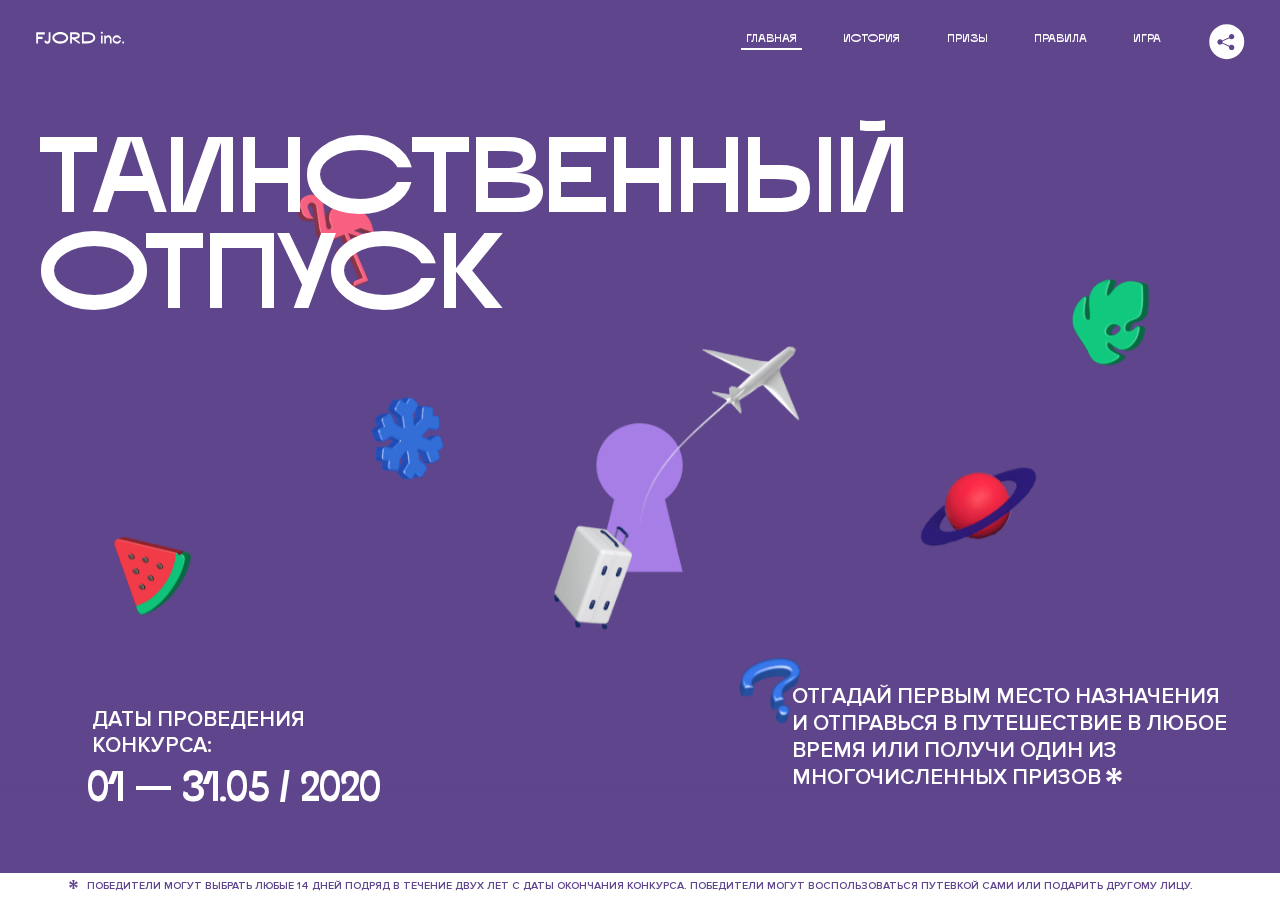
<file: 1/index.html>
<!DOCTYPE html>
<html lang="ru">
<head>
  <meta charset="UTF-8">
  <meta name="description" content="">
  <meta name="viewport" content="width=device-width, initial-scale=1.0">
  <meta http-equiv="X-UA-Compatible" content="ie=edge">
  <title>Mysterious Vacation</title>
  <link rel="stylesheet" href="css/style.min.css">
<link href="css/style.min.css" rel="stylesheet">  <base href="https://htmlacademy-animation.github.io/1708579-magic-vacation-1/1/">
</head>
<body>

  <header class="page-header js-header">
    <div class="page-header__wrapper">
      <a href="#" class="page-header__logo" aria-label="Перейти на страницу FJORD.Inc">
        <svg width="100" height="15" viewBox="0 0 100 15" fill="none" xmlns="http://www.w3.org/2000/svg">
          <path d="M0.26 1.4V14H2.276V8.906H7.334V6.44H2.276V3.848H9.872V1.4H0.26ZM12.733 14.36C15.127 14.36 16.243 12.65 16.243 9.5V1.4H14.263V8.96C14.263 11.21 13.723 11.876 12.733 11.876C11.833 11.876 11.473 11.3 11.347 10.58L9.36702 10.94C9.63702 13.046 10.663 14.36 12.733 14.36ZM18.3918 7.7C18.3918 11.372 22.3878 14.36 27.3198 14.36C32.2518 14.36 36.2478 11.372 36.2478 7.7C36.2478 4.028 32.2518 1.04 27.3198 1.04C22.3878 1.04 18.3918 4.028 18.3918 7.7ZM20.6058 7.7C20.6058 5.378 23.6118 3.524 27.3198 3.524C30.9918 3.524 33.9798 5.378 33.9798 7.7C33.9798 10.004 30.9918 11.858 27.3198 11.858C23.6118 11.858 20.6058 10.004 20.6058 7.7ZM40.403 14V8.906H40.799L49.079 14.702V12.38L44.039 8.906H44.201C47.999 8.906 49.277 7.304 49.277 5.162C49.277 3.092 47.999 1.4 44.201 1.4H38.387V14H40.403ZM43.535 3.722C45.785 3.722 47.045 4.136 47.045 5.432C47.045 6.764 45.785 7.034 43.535 7.034H40.403V3.722H43.535ZM51.6936 1.382V14H57.8676C62.7456 14 66.7236 11.534 66.7236 7.7C66.7236 3.848 62.7456 1.382 57.8676 1.382H51.6936ZM53.7096 11.624V3.722H57.5436C61.5396 3.722 64.4916 5.018 64.4916 7.7C64.4916 10.238 61.5396 11.624 57.5436 11.624H53.7096ZM73.1832 14.018H74.9832V5H73.1832V14.018ZM72.9132 1.976C72.9132 2.57 73.3992 3.092 74.0832 3.092C74.7492 3.092 75.2352 2.57 75.2352 1.976C75.2352 1.382 74.7672 0.805999 74.0832 0.805999C73.3812 0.805999 72.9132 1.382 72.9132 1.976ZM76.7867 14H78.5687V9.104C78.7487 8.006 79.5947 6.962 81.0887 6.962C82.1147 6.962 83.2667 7.448 83.2667 9.554V14H85.0487V9.014C85.0487 6.152 83.2307 4.73 81.3587 4.73C79.9187 4.73 79.0727 5.558 78.5687 6.854V5H76.7867V14ZM90.9898 14.27C93.5098 14.27 95.3818 12.506 95.7238 10.328H94.0498C93.7258 11.3 92.6998 12.02 90.9898 12.02C88.8478 12.02 87.7678 10.922 87.7678 9.59C87.7678 8.24 88.8478 6.962 90.9898 6.962C92.7538 6.962 93.7978 7.844 94.0858 8.924H95.7418C95.4358 6.71 93.6178 4.73 90.9898 4.73C88.0918 4.73 86.1298 7.124 86.1298 9.59C86.1298 12.074 88.1278 14.27 90.9898 14.27ZM97.0693 12.938C97.0693 13.658 97.5553 14.144 98.2753 14.144C98.9953 14.144 99.4813 13.658 99.4813 12.938C99.4813 12.2 98.9953 11.714 98.2753 11.714C97.5553 11.714 97.0693 12.2 97.0693 12.938Z" fill="currentColor"></path>
        </svg>
      </a>
      <button class="page-header__toggler js-menu-toggler" type="button" aria-label="Управление мобильным меню"><span>Меню</span></button>
      <nav class="page-header__nav">
        <div class="page-header__menu js-menu" id="menu">
          <ul>
            <li>
              <a class="js-menu-link active" href="#top" data-href="top">главная</a>
            </li>
            <li>
              <a class="js-menu-link" href="#story" data-href="story">история</a>
            </li>
            <li>
              <a class="js-menu-link" href="#prizes" data-href="prizes">призы</a>
            </li>
            <li>
              <a class="js-menu-link" href="#rules" data-href="rules">правила</a>
            </li>
            <li>
              <a class="js-menu-link" href="#game" data-href="game">игра</a>
            </li>
          </ul>
        </div>
        <div class="page-header__social">
          <div class="social-block js-social-block">
            <button class="social-block__toggler" aria-label="Управлять блоком с социальными кнопками">
              <svg width="26" height="22" viewBox="0 0 27 22" fill="none" xmlns="http://www.w3.org/2000/svg">
                <path d="M19.6721 7.43664C21.6273 7.43664 23.213 5.85095 23.213 3.89566C23.213 1.94037 21.6273 0.354675 19.6721 0.354675C17.7168 0.354675 16.1311 1.94037 16.1311 3.89566C16.1311 4.19968 16.1728 4.49178 16.2458 4.77345L7.21751 8.95527C6.57519 8.05214 5.52303 7.46049 4.33078 7.46049C2.37549 7.46049 0.789795 9.04618 0.789795 11.0015C0.789795 12.9568 2.37549 14.5425 4.33078 14.5425C5.52303 14.5425 6.57668 13.9508 7.21751 13.0477L16.2458 17.2295C16.1743 17.5112 16.1311 17.8033 16.1311 18.1073C16.1311 20.0626 17.7168 21.6483 19.6721 21.6483C21.6273 21.6483 23.213 20.0626 23.213 18.1073C23.213 16.152 21.6273 14.5663 19.6721 14.5663C18.4798 14.5663 17.4262 15.158 16.7853 16.0611L7.75701 11.8793C7.82854 11.5976 7.87176 11.3055 7.87176 11.0015C7.87176 10.6974 7.83003 10.4053 7.75701 10.1237L16.7853 5.94186C17.4262 6.84499 18.4783 7.43664 19.6721 7.43664Z" fill="currentColor"></path>
              </svg>
            </button>
            <ul class="social-block__list">
              <li>
                <a class="social-block__link social-block__link--fb" href="#" aria-label="Мы на Facebook">
                  <svg width="8" height="17" viewBox="0 0 8 17" fill="none" xmlns="http://www.w3.org/2000/svg">
                    <path d="M4.24646 16.9899H1.09275L1.05793 8.49828H0V5.30707H1.05793V3.81124C1.05793 1.42084 2.57654 0 5.21735 0H7.41758V3.18585H5.30841C4.28262 3.18585 4.2478 3.48582 4.2478 4.24914V5.30707H7.42964L7.16716 8.49828H4.2478V16.9899H4.24646Z" fill="currentColor"></path>
                  </svg>
                </a>
              </li>
              <li>
                <a class="social-block__link social-block__link--insta" href="#" aria-label="Мы в Instagram">
                  <svg width="15" height="15" viewBox="0 0 15 15" fill="none" xmlns="http://www.w3.org/2000/svg">
                    <path d="M11.0197 0H4.19806C2.14246 0 0.471191 1.66993 0.471191 3.72285V10.5499C0.471191 12.6082 2.14112 14.2727 4.19806 14.2727H11.0197C13.0753 14.2727 14.7466 12.6082 14.7466 10.5499V3.72285C14.7466 1.67127 13.0753 0 11.0197 0ZM11.0197 12.4849H4.19806C3.13076 12.4849 2.26432 11.6158 2.26432 10.5512V3.72419C2.26432 2.65956 3.13076 1.79715 4.19806 1.79715H11.0197C12.087 1.79715 12.9535 2.6609 12.9535 3.72419V10.5512C12.9535 11.6145 12.087 12.4849 11.0197 12.4849Z" fill="currentColor"></path>
                    <path d="M7.60887 3.11084C5.38989 3.11084 3.58203 4.9187 3.58203 7.14036C3.58203 9.35532 5.38989 11.1645 7.60887 11.1645C9.83053 11.1645 11.6357 9.35666 11.6357 7.14036C11.6357 4.9187 9.83053 3.11084 7.60887 3.11084ZM7.60887 9.36871C6.37551 9.36871 5.37784 8.37372 5.37784 7.14036C5.37784 5.90699 6.37551 4.90665 7.60887 4.90665C8.83822 4.90665 9.84259 5.90833 9.84259 7.14036C9.84392 8.37238 8.83822 9.36871 7.60887 9.36871Z" fill="currentColor"></path>
                    <path d="M11.3573 2.35962C10.8256 2.35962 10.3931 2.79752 10.3931 3.32381C10.3931 3.85546 10.8256 4.29336 11.3573 4.29336C11.8862 4.29336 12.3215 3.85546 12.3215 3.32381C12.3215 2.79752 11.8862 2.35962 11.3573 2.35962Z" fill="currentColor"></path>
                  </svg>
                </a>
              </li>
              <li>
                <a class="social-block__link social-block__link--vk" href="#" aria-label="Мы ВКонтакте">
                  <svg width="17" height="10" viewBox="0 0 17 10" fill="none" xmlns="http://www.w3.org/2000/svg">
                    <path d="M14.1234 4.9002C14.1234 4.9002 16.3623 1.72708 16.5866 0.680242C16.6595 0.312285 16.4947 0.103188 16.1069 0.103188C16.1069 0.103188 14.8193 0.103188 14.168 0.103188C13.7235 0.103188 13.5587 0.293278 13.4235 0.579768C13.4235 0.579768 12.3724 2.82553 11.0969 4.24712C10.6861 4.70333 10.4781 4.84318 10.2511 4.84318C10.0646 4.84318 9.98625 4.6911 9.98625 4.27834V0.649016C9.98625 0.147997 9.92545 0.00135496 9.5066 0.00135496H6.39628C6.15578 0.00135496 6.0085 0.134417 6.0085 0.324506C6.0085 0.801084 6.73406 0.908351 6.73406 2.20231V4.87305C6.73406 5.40529 6.70569 5.61575 6.45303 5.61575C5.78016 5.61575 4.19528 3.30618 3.30623 0.678887C3.12923 0.145282 2.93737 0 2.43475 0H0.486409C0.205373 0 0 0.190085 0 0.476576C0 0.991172 0.60666 3.40801 2.99277 6.64358C4.59927 8.8201 6.70569 10 8.60269 10C9.76196 10 10.0416 9.80312 10.0416 9.31432V7.63883C10.0416 7.22607 10.2065 7.04956 10.4429 7.04956C10.7078 7.04956 11.1847 7.13238 12.2805 8.22268C13.5843 9.47862 13.6762 10 14.3896 10H16.5676C16.7919 10 17 9.89273 17 9.52342C17 9.02919 16.3623 8.15343 15.384 7.10659C14.9801 6.56755 14.3302 5.98914 14.1248 5.72301C13.8275 5.40801 13.9154 5.23014 14.1234 4.9002Z" fill="currentColor"></path>
                  </svg>
                </a>
              </li>
            </ul>
          </div>
        </div>
      </nav>
    </div>
  </header>

  <main class="page-content">

    <section class="animation-screen"></section>

    <section class="screen screen--hidden screen--intro js-scrollspy" id="top">
      <div class="screen__wrapper">
        <div class="intro">
          <h1 class="intro__title">Таинственный отпуск</h1>
          <div class="intro__content">
            <div class="intro__info">
              <p class="intro__label">Даты проведения конкурса:</p>
              <p class="intro__date">01 — 31.05 / 2020</p>
            </div>
            <div class="intro__message">
              <p>
                Отгадай первым место назначения и&nbsp;отправься в&nbsp;путешествие в&nbsp;любое время или получи один из многочисленных призов
                <svg width="16" height="16" viewBox="0 0 10 10" fill="none" xmlns="http://www.w3.org/2000/svg">
                  <path d="M0 6.35337L3.90271 4.99012L0 3.64663L1.34615 1.32374L4.44287 4.01073L3.67364 0H6.34615L5.57692 4.01073L8.65385 1.32374L10 3.64663L6.13405 4.99012L10 6.35337L8.65385 8.65651L5.57692 5.98927L6.34615 10H3.67364L4.44287 5.96952L1.34615 8.65651L0 6.35337Z" fill="currentColor"></path>
                </svg>
              </p>
            </div>
          </div>
        </div>
      </div>
      <div class="screen__footer js-footer">
        <button class="screen__footer-enlarge js-footer-toggler" type="button" aria-label="Показать сообщение">
          <svg width="10" height="10" viewBox="0 0 10 10" fill="none" xmlns="http://www.w3.org/2000/svg">
            <path d="M0 6.35337L3.90271 4.99012L0 3.64663L1.34615 1.32374L4.44287 4.01073L3.67364 0H6.34615L5.57692 4.01073L8.65385 1.32374L10 3.64663L6.13405 4.99012L10 6.35337L8.65385 8.65651L5.57692 5.98927L6.34615 10H3.67364L4.44287 5.96952L1.34615 8.65651L0 6.35337Z" fill="currentColor"></path>
          </svg>
        </button>
        <button class="screen__footer-collapse js-footer-toggler" type="button" aria-label="Скрыть сообщение">
          <svg width="13" height="13" viewBox="0 0 13 13" fill="none" xmlns="http://www.w3.org/2000/svg">
            <line x1="12.3536" y1="0.353553" x2="0.738349" y2="11.9688" stroke="currentColor"></line>
            <line x1="0.738319" y1="0.539925" x2="12.3535" y2="12.1551" stroke="currentColor"></line>
          </svg>
        </button>
        <div class="screen__footer-wrapper">
          <div class="screen__footer-announce">
            <p class="screen__footer-label">Даты проведения конкурса:</p>
            <p class="screen__footer-date">01 — 31.05 / 2020</p>
          </div>
          <div class="screen__footer-note">
            <p>
              <svg width="10" height="10" viewBox="0 0 10 10" fill="none" xmlns="http://www.w3.org/2000/svg">
                <path d="M0 6.35337L3.90271 4.99012L0 3.64663L1.34615 1.32374L4.44287 4.01073L3.67364 0H6.34615L5.57692 4.01073L8.65385 1.32374L10 3.64663L6.13405 4.99012L10 6.35337L8.65385 8.65651L5.57692 5.98927L6.34615 10H3.67364L4.44287 5.96952L1.34615 8.65651L0 6.35337Z" fill="currentColor"></path>
              </svg>
              <span>Победители могут выбрать любые 14 дней подряд в&nbsp;течение двух лет с&nbsp;даты окончания конкурса. Победители могут воспользоваться путевкой сами или подарить другому лицу.</span>
            </p>
          </div>
        </div>
      </div>
    </section>

    <section class="screen screen--hidden screen--story js-scrollspy" id="story">

      <div class="slider swiper-container js-slider">

        <div class="swiper-wrapper">

          <div class="slider__item swiper-slide">
            <h2 class="slider__item-title">История</h2>
            <p class="slider__item-text">Джеймс Таргет был основателем компании &laquo;Fjord Inc.&raquo;. С&nbsp;1965 года &laquo;Fjord Inc.&raquo; прославилась надёжными и&nbsp;удобными чемоданами и&nbsp;аксессуарами для туристов.</p>
          </div>

          <div class="slider__item swiper-slide">
            <p class="slider__item-text">Когда Джеймсу было 7&nbsp;лет, в&nbsp;их&nbsp;доме гостил дядюшка и&nbsp;развлекал детей рассказами о&nbsp;своей поездке в&nbsp;место, показавшееся малышу Таргету невероятным. Тогда Джеймс решил, что однажды посетит его, но&nbsp;не&nbsp;будет рассказывать о&nbsp;мечте, пока не&nbsp;осуществит.</p>
          </div>

          <div class="slider__item swiper-slide">
            <p class="slider__item-text">Джеймс Таргет стал увлеченным путешественником. Он&nbsp;посетил 5&nbsp;континентов, 126&nbsp;стран.</p>
          </div>

          <div class="slider__item swiper-slide">
            <p class="slider__item-text">Он&nbsp;сплавлялся по&nbsp;Амазонке и&nbsp;погружался в&nbsp;пещеры Франции, медитировал в&nbsp;горах Тибета и&nbsp;пожимал руку вождя племени Акугауа.</p>
          </div>

          <div class="slider__item swiper-slide">
            <p class="slider__item-text">Из&nbsp;своих поездок Джеймс Таргет привозил идеи, как сделать свои чемоданы &laquo;Fjord Inc.&raquo; удобными и&nbsp;приспособленными к&nbsp;разным дорожным условиям.</p>
          </div>

          <div class="slider__item swiper-slide">
            <p class="slider__item-text">Всё это время Джеймс не&nbsp;оставлял идею поездки своей мечты. Однако, как только он&nbsp;брался за&nbsp;планирование, возникали препятствия, не&nbsp;позволяющие отправиться туда.</p>
          </div>

          <div class="slider__item swiper-slide">
            <p class="slider__item-text">В&nbsp;возрасте 67&nbsp;лет Джеймс Таргет попал под лавину и&nbsp;погиб. В&nbsp;своём завещании он&nbsp;поручил отправить в&nbsp;заветное путешествие трёх смельчаков, единых с&nbsp;ним духом.</p>
          </div>

          <div class="slider__item swiper-slide">
            <p class="slider__item-text">Тех, кто сможет узнать таинственное место, задавая вопросы специально обученному ИИ&nbsp;&laquo;Соне&raquo;, ждет фантастическое путешествие.</p>
          </div>
        </div>
        <div class="slider__controls">
          <button class="slider__control slider__control--prev js-control-prev" type="button" aria-label="Показать предыдущую историю">
            <svg width="12" height="22" viewBox="0 0 12 22" fill="none" xmlns="http://www.w3.org/2000/svg">
              <path d="M11 1L1 11L11 21" stroke="currentColor" stroke-width="2" stroke-linejoin="round"></path>
            </svg>
          </button>
          <button class="slider__control slider__control--next js-control-next" type="button" aria-label="Показать следующую историю">
            <svg width="12" height="22" viewBox="0 0 12 22" fill="none" xmlns="http://www.w3.org/2000/svg">
              <path d="M1 1L11 11L1 21" stroke="currentColor" stroke-width="2" stroke-linejoin="round"></path>
            </svg>
          </button>
        </div>
        <div class="slider__pagination swiper-pagination"></div>
      </div>
    </section>

    <section class="screen screen--hidden screen--prizes js-scrollspy" id="prizes">
      <div class="screen__wrapper">
        <div class="prizes">
          <h2 class="prizes__title">ПРизы</h2>
          <div class="prizes__lead">
            <p>Найди ответ и&nbsp;получи один из&nbsp;призов:</p>
          </div>
          <ul class="prizes__list">
            <li class="prizes__item prizes__item--journeys">
              <div class="prizes__icon">
                <picture>
                  <source srcset="img/prize1-mob.svg" media="(orientation: portrait)">
                  <img src="img/prize1.svg" alt="">
                </picture>
              </div>
              <p class="prizes__desc">
                <b>3</b>
                <span>загадочных путешествия</span>
              </p>
            </li>
            <li class="prizes__item prizes__item--cases">
              <div class="prizes__icon">
                <picture>
                  <source srcset="img/prize2-mob.svg" media="(orientation: portrait)">
                  <img src="img/prize2.svg" alt="">
                </picture>
              </div>
              <p class="prizes__desc">
                <b>7</b>
                <span>надежных чемоданов</span>
              </p>
            </li>
            <li class="prizes__item prizes__item--codes">
              <div class="prizes__icon">
                <picture>
                  <source srcset="img/prize3-mob.svg" media="(orientation: portrait)">
                  <img src="img/prize3.svg" alt="">
                </picture>
              </div>
              <p class="prizes__desc">
                <b>900</b>
                <span>
                  промокодов на&nbsp;скидку 15%
                  <svg width="10" height="10" viewBox="0 0 10 10" fill="none" xmlns="http://www.w3.org/2000/svg">
                    <path d="M0 6.35337L3.90271 4.99012L0 3.64663L1.34615 1.32374L4.44287 4.01073L3.67364 0H6.34615L5.57692 4.01073L8.65385 1.32374L10 3.64663L6.13405 4.99012L10 6.35337L8.65385 8.65651L5.57692 5.98927L6.34615 10H3.67364L4.44287 5.96952L1.34615 8.65651L0 6.35337Z" fill="currentColor"></path>
                  </svg>
                </span>
              </p>
            </li>
          </ul>
        </div>
      </div>
      <div class="screen__footer js-footer">
        <button class="screen__footer-enlarge js-footer-toggler" type="button" aria-label="Показать сообщение">
          <svg width="10" height="10" viewBox="0 0 10 10" fill="none" xmlns="http://www.w3.org/2000/svg">
            <path d="M0 6.35337L3.90271 4.99012L0 3.64663L1.34615 1.32374L4.44287 4.01073L3.67364 0H6.34615L5.57692 4.01073L8.65385 1.32374L10 3.64663L6.13405 4.99012L10 6.35337L8.65385 8.65651L5.57692 5.98927L6.34615 10H3.67364L4.44287 5.96952L1.34615 8.65651L0 6.35337Z" fill="currentColor"></path>
          </svg>
        </button>
        <button class="screen__footer-collapse js-footer-toggler" type="button" aria-label="Скрыть сообщение">
          <svg width="13" height="13" viewBox="0 0 13 13" fill="none" xmlns="http://www.w3.org/2000/svg">
            <line x1="12.3536" y1="0.353553" x2="0.738349" y2="11.9688" stroke="currentColor"></line>
            <line x1="0.738319" y1="0.539925" x2="12.3535" y2="12.1551" stroke="currentColor"></line>
          </svg>
        </button>
        <div class="screen__footer-wrapper">
          <div class="screen__footer-announce">
            <p class="screen__footer-label">Даты проведения конкурса:</p>
            <p class="screen__footer-date">01 — 31.05 / 2020</p>
          </div>
          <div class="screen__footer-note">
            <p>
              <svg width="10" height="10" viewBox="0 0 10 10" fill="none" xmlns="http://www.w3.org/2000/svg">
                <path d="M0 6.35337L3.90271 4.99012L0 3.64663L1.34615 1.32374L4.44287 4.01073L3.67364 0H6.34615L5.57692 4.01073L8.65385 1.32374L10 3.64663L6.13405 4.99012L10 6.35337L8.65385 8.65651L5.57692 5.98927L6.34615 10H3.67364L4.44287 5.96952L1.34615 8.65651L0 6.35337Z" fill="currentColor"></path>
              </svg>
              <span>Скидка&nbsp;15% на&nbsp;единоразовое приобретение путёвки с&nbsp;1&nbsp;июня 2020 по&nbsp;31&nbsp;мая 2022&nbsp;года. Суммируется с&nbsp;другими акциями</span>
            </p>
          </div>
        </div>
      </div>
    </section>

    <section class="screen screen--hidden screen--rules js-scrollspy" id="rules">
      <div class="screen__wrapper">
        <div class="rules">
          <h2 class="rules__title">Правила</h2>
          <div class="rules__lead">
            <p>Для того чтобы получить наследство Джеймса Таргета, тебе нужно выведать у&nbsp;&laquo;Сони&raquo;, куда предстоит отправиться тебе в&nbsp;случае победы</p>
          </div>
          <ol class="rules__list">
            <li class="rules__item">
              <p>Тебе отводится <br>5&nbsp;минут</p>
            </li>
            <li class="rules__item">
              <p>Задавай любые вопросы в&nbsp;текстовом поле</p>
            </li>
            <li class="rules__item">
              <p>Нажимай кнопку &laquo;Узнать&raquo;, чтобы получить ответ</p>
            </li>
            <li class="rules__item">
              <p>&laquo;Соня&raquo; может отвечать только&nbsp;Да или Нет</p>
            </li>
          </ol>
          <a href="#game" class="rules__link btn">Погнали!</a>
        </div>
      </div>
      <div class="screen__disclaimer">
        <div class="disclaimer">
          <ul>
            <li>
              <a href="#">Правовая информация</a>
            </li>
            <li>
              <a href="#">Подробные правила</a>
            </li>
          </ul>
        </div>
      </div>
    </section>

    <section class="screen screen--hidden screen--game js-scrollspy" id="game">
      <div class="screen__wrapper">
        <div class="game">
          <div class="game__header">
            <h2 class="game__title">Игра</h2>
            <div class="game__counter">
              <span>05</span>:<span>00</span>
            </div>
          </div>
          <div class="game__body">
            <div class="chat">
              <div class="chat__body js-chat">
                <ul class="chat__list" id="messages"></ul>
              </div>
              <div class="chat__footer">
                <form action="#" method="post" class="form" id="message-form">
                  <label for="message-field" class="visually-hidden">Поле для ввода вопроса</label>
                  <input type="text" class="form__field" id="message-field">
                  <button class="form__button btn">
                    Узнать
                    <svg width="18" height="19" viewBox="0 0 18 19" fill="none" xmlns="http://www.w3.org/2000/svg">
                      <path stroke="currentColor" stroke-width="2" d="M9 19V1"></path>
                      <path d="M1 9l8-8 8 8" stroke="currentColor" stroke-width="2" stroke-linejoin="round"></path>
                    </svg>
                  </button>
                </form>
              </div>
            </div>
          </div>
          <!-- временные кнопки для показа результата -->
          <div class="game__buttons">
            <button class="game__button btn js-show-result" type="button" data-target="result">Положительный результат</button>
            <button class="game__button btn js-show-result" type="button" data-target="result2">Положительный результат - 2</button>
            <button class="game__button btn js-show-result" type="button" data-target="result3">Отрицательный результат</button>
          </div>
        </div>
      </div>
    </section>

    <section class="screen screen--hidden screen--result" id="result">
      <div class="screen__wrapper">
        <div class="result result--trip">
          <div class="result__image">
            <picture>
              <source srcset="img/result1-mob.png 1x, img/result1-mob@2x.png 2x" media="(max-width: 768px) and (orientation: portrait)">
              <img src="img/result1.png" srcset="img/result1@2x.png 2x" alt="">
            </picture>
          </div>
          <h2 class="result__title">
            <span class="visually-hidden">ПОбеда!</span>
            <svg xmlns="http://www.w3.org/2000/svg" viewBox="0 0 568.85 109.24">
              <path d="M16,24.44V92H2.6V8H75V92H61.52V24.44H16Z" transform="translate(-2.1 -1.5)" fill="none" stroke="currentColor"></path>
              <path d="M148.76,5.6c32.88,0,59.52,19.92,59.52,44.4s-26.64,44.4-59.52,44.4S89.24,74.48,89.24,50,115.88,5.6,148.76,5.6Zm0,72.12c24.48,0,44.4-12.36,44.4-27.72s-19.92-27.84-44.4-27.84C124,22.16,104,34.52,104,50S124,77.72,148.76,77.72Z" transform="translate(-2.1 -1.5)" fill="none" stroke="currentColor"></path>
              <path d="M287.36,8V24.44H236v14.4h25.32c25.44,0,34,11.16,34,26.52,0,15.6-8.52,26.64-34,26.64H222.56V8h64.8ZM256.88,76.52c15.12,0,23.52-2,23.52-11.52S272,54.44,256.88,54.44H236V76.52h20.88Z" transform="translate(-2.1 -1.5)" fill="none" stroke="currentColor"></path>
              <path d="M371.47,8V24.44H320.84V41.6h33.6V58h-33.6V75.56h50.64V92H307.4V8h64.08Z" transform="translate(-2.1 -1.5)" fill="none" stroke="currentColor"></path>
              <path d="M382.39,110.24V75.56h7.44c4.56-4.68,7.8-18.36,8.76-56L399,8h48.6V75.56h10v34.68H442.87V92H397v18.24H382.39Zm51.72-34.68V24.44H411.55v3.12c-0.48,22.44-3.24,37.68-7.2,48h29.76Z" transform="translate(-2.1 -1.5)" fill="none" stroke="currentColor"></path>
              <path d="M463.75,92l28-84h27.12l28.08,84H533.47l-7.8-23.52h-37.8L480.07,92H463.75Zm56.64-40L507,11.84,493.51,52h26.88Z" transform="translate(-2.1 -1.5)" fill="none" stroke="currentColor"></path>
              <path d="M554.12,70.4L555.55,2H569l1.44,68.4H554.12Zm8.28,6.36c4.8,0,8,3.24,8,8.16a8,8,0,1,1-16.08,0C554.35,80,557.59,76.76,562.39,76.76Z" transform="translate(-2.1 -1.5)" fill="none" stroke="currentColor"></path>
            </svg>
          </h2>
          <div class="result__text">
            <p>ты&nbsp;отправляешься в&nbsp;Арктику!</p>
          </div>
          <div class="result__form">
            <form action="#" method="post" class="form form--result">
              <label for="email-field" class="form__label">зарегистрируй результат</label>
              <input type="email" class="form__field" id="email-field" placeholder="e-mail для регистации результата и получения приза" required="">
              <button class="form__button btn">
                отправить
                <svg width="18" height="19" viewBox="0 0 18 19" fill="none" xmlns="http://www.w3.org/2000/svg">
                  <path stroke="currentColor" stroke-width="2" d="M9 19V1"></path>
                  <path d="M1 9l8-8 8 8" stroke="currentColor" stroke-width="2" stroke-linejoin="round"></path>
                </svg>
              </button>
            </form>
          </div>
        </div>
      </div>
    </section>

    <section class="screen screen--hidden screen--result" id="result2">
      <div class="screen__wrapper">
        <div class="result result--prize">
          <div class="result__image">
            <picture>
              <source srcset="img/result2-mob.png 1x, img/result2-mob@2x.png 2x" media="(max-width: 768px) and (orientation: portrait)">
              <img src="img/result2.png" srcset="img/result2@2x.png 2x" alt="">
            </picture>
          </div>
          <h2 class="result__title">
            <span class="visually-hidden">ПОбеда!</span>
            <svg xmlns="http://www.w3.org/2000/svg" viewBox="0 0 568.85 109.24">
              <path d="M16,24.44V92H2.6V8H75V92H61.52V24.44H16Z" transform="translate(-2.1 -1.5)" fill="none" stroke="currentColor"></path>
              <path d="M148.76,5.6c32.88,0,59.52,19.92,59.52,44.4s-26.64,44.4-59.52,44.4S89.24,74.48,89.24,50,115.88,5.6,148.76,5.6Zm0,72.12c24.48,0,44.4-12.36,44.4-27.72s-19.92-27.84-44.4-27.84C124,22.16,104,34.52,104,50S124,77.72,148.76,77.72Z" transform="translate(-2.1 -1.5)" fill="none" stroke="currentColor"></path>
              <path d="M287.36,8V24.44H236v14.4h25.32c25.44,0,34,11.16,34,26.52,0,15.6-8.52,26.64-34,26.64H222.56V8h64.8ZM256.88,76.52c15.12,0,23.52-2,23.52-11.52S272,54.44,256.88,54.44H236V76.52h20.88Z" transform="translate(-2.1 -1.5)" fill="none" stroke="currentColor"></path>
              <path d="M371.47,8V24.44H320.84V41.6h33.6V58h-33.6V75.56h50.64V92H307.4V8h64.08Z" transform="translate(-2.1 -1.5)" fill="none" stroke="currentColor"></path>
              <path d="M382.39,110.24V75.56h7.44c4.56-4.68,7.8-18.36,8.76-56L399,8h48.6V75.56h10v34.68H442.87V92H397v18.24H382.39Zm51.72-34.68V24.44H411.55v3.12c-0.48,22.44-3.24,37.68-7.2,48h29.76Z" transform="translate(-2.1 -1.5)" fill="none" stroke="currentColor"></path>
              <path d="M463.75,92l28-84h27.12l28.08,84H533.47l-7.8-23.52h-37.8L480.07,92H463.75Zm56.64-40L507,11.84,493.51,52h26.88Z" transform="translate(-2.1 -1.5)" fill="none" stroke="currentColor"></path>
              <path d="M554.12,70.4L555.55,2H569l1.44,68.4H554.12Zm8.28,6.36c4.8,0,8,3.24,8,8.16a8,8,0,1,1-16.08,0C554.35,80,557.59,76.76,562.39,76.76Z" transform="translate(-2.1 -1.5)" fill="none" stroke="currentColor"></path>
            </svg>
          </h2>
          <div class="result__text">
            <p>чемодан &laquo;Fjord&nbsp;Inc.&raquo;&nbsp;твой</p>
          </div>
          <div class="result__form">
            <form action="#" method="post" class="form form--result">
              <label for="email-field2" class="form__label">зарегистрируй результат</label>
              <input type="email" class="form__field" id="email-field2" placeholder="e-mail для регистации результата и получения приза" required="">
              <button class="form__button btn">
                отправить
                <svg width="18" height="19" viewBox="0 0 18 19" fill="none" xmlns="http://www.w3.org/2000/svg">
                  <path stroke="currentColor" stroke-width="2" d="M9 19V1"></path>
                  <path d="M1 9l8-8 8 8" stroke="currentColor" stroke-width="2" stroke-linejoin="round"></path>
                </svg>
              </button>
            </form>
          </div>
        </div>
      </div>
    </section>

    <section class="screen screen--hidden screen--result" id="result3">
      <div class="screen__wrapper">
        <div class="result result--negative">
          <div class="result__image">
            <picture>
              <source srcset="img/result3-mob.png 1x, img/result3-mob@2x.png 2x" media="(max-width: 768px) and (orientation: portrait)">
              <img src="img/result3.png" srcset="img/result3@2x.png 2x" alt="">
            </picture>
          </div>
          <h2 class="result__title">
            <span class="visually-hidden">Не угадал!</span>
            <svg xmlns="http://www.w3.org/2000/svg" viewBox="0 0 660.77 109.24">
              <path d="M2.66,92V8H16.1V42.2H53.3V8H66.74V92H53.3V58.64H16.1V92H2.66Z" transform="translate(-2.16 -1.5)" fill="none" stroke="currentColor"></path>
              <path d="M147.62,8V24.44H97V41.6h33.6V58H97V75.56h50.64V92H83.54V8h64.08Z" transform="translate(-2.16 -1.5)" fill="none" stroke="currentColor"></path>
              <path d="M199.22,8l20.52,42.36L235.34,8h16.44l-31,84H204.38l9.48-25.92L185.78,8h13.44Z" transform="translate(-2.16 -1.5)" fill="none" stroke="currentColor"></path>
              <path d="M273.74,24.44V92H260.3V8h50.16V24.44H273.74Z" transform="translate(-2.16 -1.5)" fill="none" stroke="currentColor"></path>
              <path d="M307.1,92l28-84h27.12l28.08,84H376.82L369,68.48h-37.8L323.42,92H307.1Zm56.64-40L350.3,11.84,336.86,52h26.88Z" transform="translate(-2.16 -1.5)" fill="none" stroke="currentColor"></path>
              <path d="M396.38,110.24V75.56h7.44c4.56-4.68,7.8-18.36,8.76-56L412.94,8h48.6V75.56h10v34.68H456.86V92H411v18.24H396.38ZM448.1,75.56V24.44H425.54v3.12c-0.48,22.44-3.24,37.68-7.2,48H448.1Z" transform="translate(-2.16 -1.5)" fill="none" stroke="currentColor"></path>
              <path d="M477.74,92l28-84h27.12L560.9,92H547.46l-7.8-23.52h-37.8L494.06,92H477.74Zm56.64-40-13.44-40.2L507.5,52h26.88Z" transform="translate(-2.16 -1.5)" fill="none" stroke="currentColor"></path>
              <path d="M568.7,76.88a13.77,13.77,0,0,0,5,1c6.6,0,10.44-6.24,12-58.32L586.22,8h46.2V92H619V24.44H598.82l-0.12,3.12C597.14,81,589,94.4,573.74,94.4a28.55,28.55,0,0,1-6.72-.84Z" transform="translate(-2.16 -1.5)" fill="none" stroke="currentColor"></path>
              <path d="M646.1,70.4L647.54,2H661l1.44,68.4H646.1Zm8.28,6.36c4.8,0,8,3.24,8,8.16a8,8,0,0,1-16.08,0C646.34,80,649.58,76.76,654.38,76.76Z" transform="translate(-2.16 -1.5)" fill="none" stroke="currentColor"></path>
            </svg>
          </h2>
          <button class="result__button js-play" type="button">
            не сдавайся!
            <span>
              <svg width="27" height="22" viewBox="0 0 27 22" fill="none" xmlns="http://www.w3.org/2000/svg">
                <path d="M10.6899 1.47998C5.42992 1.47998 1.16992 5.73998 1.16992 11C1.16992 16.26 5.42992 20.52 10.6899 20.52C15.9499 20.52 20.2099 16.26 20.2099 11V7.13998" stroke="currentColor" stroke-width="2" stroke-miterlimit="10"></path>
                <path d="M15.1099 12.5099L20.1499 7.13989L25.3099 12.6299" stroke="currentColor" stroke-width="2" stroke-miterlimit="10" stroke-linejoin="round"></path>
              </svg>
            </span>
          </button>
        </div>
      </div>
    </section>

  </main>

<script src="js/script.js"></script></body>
</html>
</file>
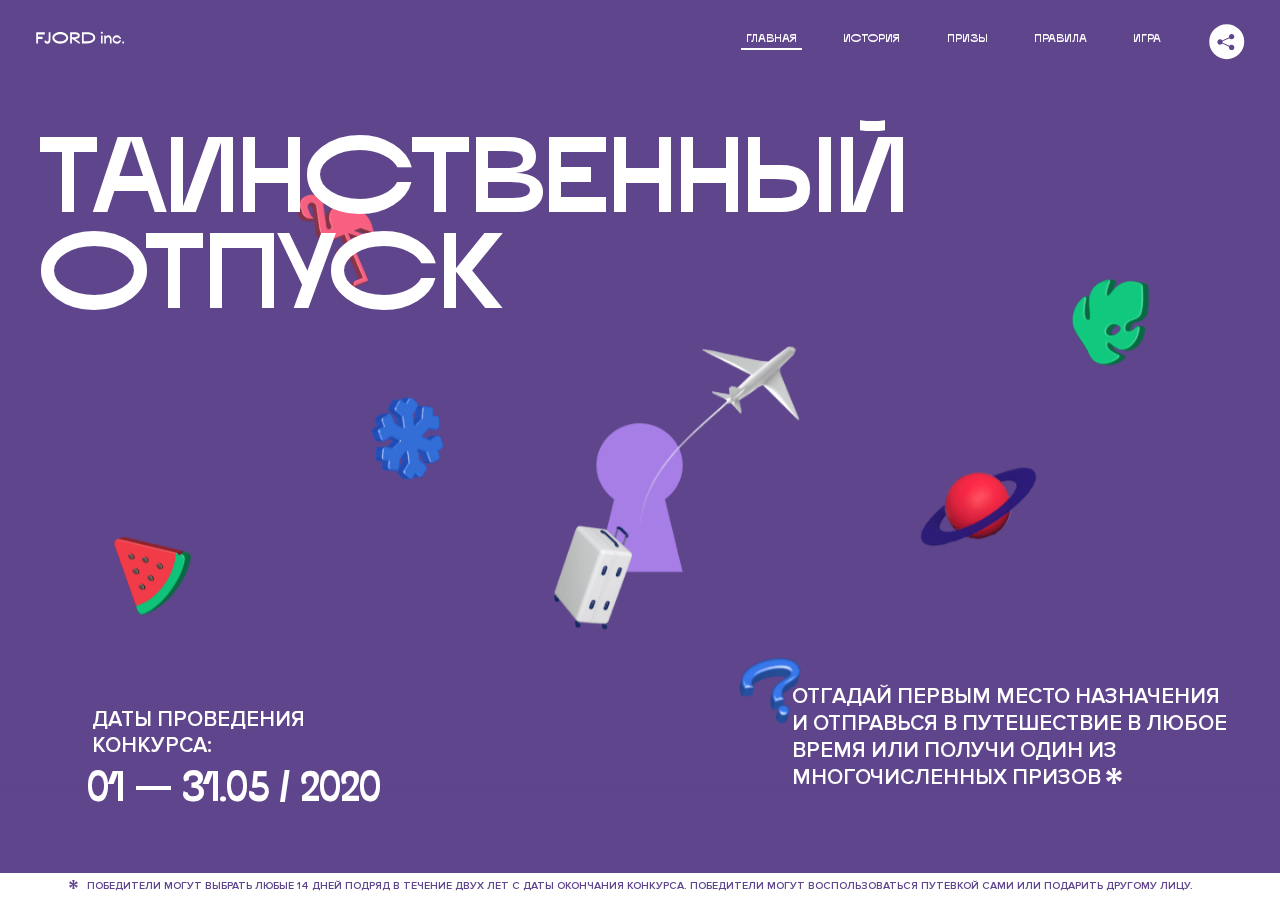
<file: 2/index.html>
<!DOCTYPE html>
<html lang="ru">
<head>
  <meta charset="UTF-8">
  <meta name="description" content="">
  <meta name="viewport" content="width=device-width, initial-scale=1.0">
  <meta http-equiv="X-UA-Compatible" content="ie=edge">
  <title>Mysterious Vacation</title>
  <link rel="stylesheet" href="css/style.min.css">
<link href="css/style.min.css" rel="stylesheet">  <base href="https://htmlacademy-animation.github.io/1708579-magic-vacation-1/2/">
</head>
<body>

  <header class="page-header js-header">
    <div class="page-header__wrapper">
      <a href="#" class="page-header__logo" aria-label="Перейти на страницу FJORD.Inc">
        <svg width="100" height="15" viewBox="0 0 100 15" fill="none" xmlns="http://www.w3.org/2000/svg">
          <path d="M0.26 1.4V14H2.276V8.906H7.334V6.44H2.276V3.848H9.872V1.4H0.26ZM12.733 14.36C15.127 14.36 16.243 12.65 16.243 9.5V1.4H14.263V8.96C14.263 11.21 13.723 11.876 12.733 11.876C11.833 11.876 11.473 11.3 11.347 10.58L9.36702 10.94C9.63702 13.046 10.663 14.36 12.733 14.36ZM18.3918 7.7C18.3918 11.372 22.3878 14.36 27.3198 14.36C32.2518 14.36 36.2478 11.372 36.2478 7.7C36.2478 4.028 32.2518 1.04 27.3198 1.04C22.3878 1.04 18.3918 4.028 18.3918 7.7ZM20.6058 7.7C20.6058 5.378 23.6118 3.524 27.3198 3.524C30.9918 3.524 33.9798 5.378 33.9798 7.7C33.9798 10.004 30.9918 11.858 27.3198 11.858C23.6118 11.858 20.6058 10.004 20.6058 7.7ZM40.403 14V8.906H40.799L49.079 14.702V12.38L44.039 8.906H44.201C47.999 8.906 49.277 7.304 49.277 5.162C49.277 3.092 47.999 1.4 44.201 1.4H38.387V14H40.403ZM43.535 3.722C45.785 3.722 47.045 4.136 47.045 5.432C47.045 6.764 45.785 7.034 43.535 7.034H40.403V3.722H43.535ZM51.6936 1.382V14H57.8676C62.7456 14 66.7236 11.534 66.7236 7.7C66.7236 3.848 62.7456 1.382 57.8676 1.382H51.6936ZM53.7096 11.624V3.722H57.5436C61.5396 3.722 64.4916 5.018 64.4916 7.7C64.4916 10.238 61.5396 11.624 57.5436 11.624H53.7096ZM73.1832 14.018H74.9832V5H73.1832V14.018ZM72.9132 1.976C72.9132 2.57 73.3992 3.092 74.0832 3.092C74.7492 3.092 75.2352 2.57 75.2352 1.976C75.2352 1.382 74.7672 0.805999 74.0832 0.805999C73.3812 0.805999 72.9132 1.382 72.9132 1.976ZM76.7867 14H78.5687V9.104C78.7487 8.006 79.5947 6.962 81.0887 6.962C82.1147 6.962 83.2667 7.448 83.2667 9.554V14H85.0487V9.014C85.0487 6.152 83.2307 4.73 81.3587 4.73C79.9187 4.73 79.0727 5.558 78.5687 6.854V5H76.7867V14ZM90.9898 14.27C93.5098 14.27 95.3818 12.506 95.7238 10.328H94.0498C93.7258 11.3 92.6998 12.02 90.9898 12.02C88.8478 12.02 87.7678 10.922 87.7678 9.59C87.7678 8.24 88.8478 6.962 90.9898 6.962C92.7538 6.962 93.7978 7.844 94.0858 8.924H95.7418C95.4358 6.71 93.6178 4.73 90.9898 4.73C88.0918 4.73 86.1298 7.124 86.1298 9.59C86.1298 12.074 88.1278 14.27 90.9898 14.27ZM97.0693 12.938C97.0693 13.658 97.5553 14.144 98.2753 14.144C98.9953 14.144 99.4813 13.658 99.4813 12.938C99.4813 12.2 98.9953 11.714 98.2753 11.714C97.5553 11.714 97.0693 12.2 97.0693 12.938Z" fill="currentColor"></path>
        </svg>
      </a>
      <button class="page-header__toggler js-menu-toggler" type="button" aria-label="Управление мобильным меню"><span>Меню</span></button>
      <nav class="page-header__nav">
        <div class="page-header__menu js-menu" id="menu">
          <ul>
            <li>
              <a class="js-menu-link active" href="#top" data-href="top">главная</a>
            </li>
            <li>
              <a class="js-menu-link" href="#story" data-href="story">история</a>
            </li>
            <li>
              <a class="js-menu-link" href="#prizes" data-href="prizes">призы</a>
            </li>
            <li>
              <a class="js-menu-link" href="#rules" data-href="rules">правила</a>
            </li>
            <li>
              <a class="js-menu-link" href="#game" data-href="game">игра</a>
            </li>
          </ul>
        </div>
        <div class="page-header__social">
          <div class="social-block js-social-block">
            <button class="social-block__toggler" aria-label="Управлять блоком с социальными кнопками">
              <svg width="26" height="22" viewBox="0 0 27 22" fill="none" xmlns="http://www.w3.org/2000/svg">
                <path d="M19.6721 7.43664C21.6273 7.43664 23.213 5.85095 23.213 3.89566C23.213 1.94037 21.6273 0.354675 19.6721 0.354675C17.7168 0.354675 16.1311 1.94037 16.1311 3.89566C16.1311 4.19968 16.1728 4.49178 16.2458 4.77345L7.21751 8.95527C6.57519 8.05214 5.52303 7.46049 4.33078 7.46049C2.37549 7.46049 0.789795 9.04618 0.789795 11.0015C0.789795 12.9568 2.37549 14.5425 4.33078 14.5425C5.52303 14.5425 6.57668 13.9508 7.21751 13.0477L16.2458 17.2295C16.1743 17.5112 16.1311 17.8033 16.1311 18.1073C16.1311 20.0626 17.7168 21.6483 19.6721 21.6483C21.6273 21.6483 23.213 20.0626 23.213 18.1073C23.213 16.152 21.6273 14.5663 19.6721 14.5663C18.4798 14.5663 17.4262 15.158 16.7853 16.0611L7.75701 11.8793C7.82854 11.5976 7.87176 11.3055 7.87176 11.0015C7.87176 10.6974 7.83003 10.4053 7.75701 10.1237L16.7853 5.94186C17.4262 6.84499 18.4783 7.43664 19.6721 7.43664Z" fill="currentColor"></path>
              </svg>
            </button>
            <ul class="social-block__list">
              <li>
                <a class="social-block__link social-block__link--fb" href="#" aria-label="Мы на Facebook">
                  <svg width="8" height="17" viewBox="0 0 8 17" fill="none" xmlns="http://www.w3.org/2000/svg">
                    <path d="M4.24646 16.9899H1.09275L1.05793 8.49828H0V5.30707H1.05793V3.81124C1.05793 1.42084 2.57654 0 5.21735 0H7.41758V3.18585H5.30841C4.28262 3.18585 4.2478 3.48582 4.2478 4.24914V5.30707H7.42964L7.16716 8.49828H4.2478V16.9899H4.24646Z" fill="currentColor"></path>
                  </svg>
                </a>
              </li>
              <li>
                <a class="social-block__link social-block__link--insta" href="#" aria-label="Мы в Instagram">
                  <svg width="15" height="15" viewBox="0 0 15 15" fill="none" xmlns="http://www.w3.org/2000/svg">
                    <path d="M11.0197 0H4.19806C2.14246 0 0.471191 1.66993 0.471191 3.72285V10.5499C0.471191 12.6082 2.14112 14.2727 4.19806 14.2727H11.0197C13.0753 14.2727 14.7466 12.6082 14.7466 10.5499V3.72285C14.7466 1.67127 13.0753 0 11.0197 0ZM11.0197 12.4849H4.19806C3.13076 12.4849 2.26432 11.6158 2.26432 10.5512V3.72419C2.26432 2.65956 3.13076 1.79715 4.19806 1.79715H11.0197C12.087 1.79715 12.9535 2.6609 12.9535 3.72419V10.5512C12.9535 11.6145 12.087 12.4849 11.0197 12.4849Z" fill="currentColor"></path>
                    <path d="M7.60887 3.11084C5.38989 3.11084 3.58203 4.9187 3.58203 7.14036C3.58203 9.35532 5.38989 11.1645 7.60887 11.1645C9.83053 11.1645 11.6357 9.35666 11.6357 7.14036C11.6357 4.9187 9.83053 3.11084 7.60887 3.11084ZM7.60887 9.36871C6.37551 9.36871 5.37784 8.37372 5.37784 7.14036C5.37784 5.90699 6.37551 4.90665 7.60887 4.90665C8.83822 4.90665 9.84259 5.90833 9.84259 7.14036C9.84392 8.37238 8.83822 9.36871 7.60887 9.36871Z" fill="currentColor"></path>
                    <path d="M11.3573 2.35962C10.8256 2.35962 10.3931 2.79752 10.3931 3.32381C10.3931 3.85546 10.8256 4.29336 11.3573 4.29336C11.8862 4.29336 12.3215 3.85546 12.3215 3.32381C12.3215 2.79752 11.8862 2.35962 11.3573 2.35962Z" fill="currentColor"></path>
                  </svg>
                </a>
              </li>
              <li>
                <a class="social-block__link social-block__link--vk" href="#" aria-label="Мы ВКонтакте">
                  <svg width="17" height="10" viewBox="0 0 17 10" fill="none" xmlns="http://www.w3.org/2000/svg">
                    <path d="M14.1234 4.9002C14.1234 4.9002 16.3623 1.72708 16.5866 0.680242C16.6595 0.312285 16.4947 0.103188 16.1069 0.103188C16.1069 0.103188 14.8193 0.103188 14.168 0.103188C13.7235 0.103188 13.5587 0.293278 13.4235 0.579768C13.4235 0.579768 12.3724 2.82553 11.0969 4.24712C10.6861 4.70333 10.4781 4.84318 10.2511 4.84318C10.0646 4.84318 9.98625 4.6911 9.98625 4.27834V0.649016C9.98625 0.147997 9.92545 0.00135496 9.5066 0.00135496H6.39628C6.15578 0.00135496 6.0085 0.134417 6.0085 0.324506C6.0085 0.801084 6.73406 0.908351 6.73406 2.20231V4.87305C6.73406 5.40529 6.70569 5.61575 6.45303 5.61575C5.78016 5.61575 4.19528 3.30618 3.30623 0.678887C3.12923 0.145282 2.93737 0 2.43475 0H0.486409C0.205373 0 0 0.190085 0 0.476576C0 0.991172 0.60666 3.40801 2.99277 6.64358C4.59927 8.8201 6.70569 10 8.60269 10C9.76196 10 10.0416 9.80312 10.0416 9.31432V7.63883C10.0416 7.22607 10.2065 7.04956 10.4429 7.04956C10.7078 7.04956 11.1847 7.13238 12.2805 8.22268C13.5843 9.47862 13.6762 10 14.3896 10H16.5676C16.7919 10 17 9.89273 17 9.52342C17 9.02919 16.3623 8.15343 15.384 7.10659C14.9801 6.56755 14.3302 5.98914 14.1248 5.72301C13.8275 5.40801 13.9154 5.23014 14.1234 4.9002Z" fill="currentColor"></path>
                  </svg>
                </a>
              </li>
            </ul>
          </div>
        </div>
      </nav>
    </div>
  </header>

  <main class="page-content">

    <section class="animation-screen"></section>

    <section class="screen screen--hidden screen--intro js-scrollspy" id="top">
      <div class="screen__wrapper">
        <div class="intro">
          <h1 class="intro__title">Таинственный отпуск</h1>
          <div class="intro__content">
            <div class="intro__info">
              <p class="intro__label">Даты проведения конкурса:</p>
              <p class="intro__date">01 — 31.05 / 2020</p>
            </div>
            <div class="intro__message">
              <p>
                Отгадай первым место назначения и&nbsp;отправься в&nbsp;путешествие в&nbsp;любое время или получи один из многочисленных призов
                <svg width="16" height="16" viewBox="0 0 10 10" fill="none" xmlns="http://www.w3.org/2000/svg">
                  <path d="M0 6.35337L3.90271 4.99012L0 3.64663L1.34615 1.32374L4.44287 4.01073L3.67364 0H6.34615L5.57692 4.01073L8.65385 1.32374L10 3.64663L6.13405 4.99012L10 6.35337L8.65385 8.65651L5.57692 5.98927L6.34615 10H3.67364L4.44287 5.96952L1.34615 8.65651L0 6.35337Z" fill="currentColor"></path>
                </svg>
              </p>
            </div>
          </div>
        </div>
      </div>
      <div class="screen__footer js-footer">
        <button class="screen__footer-enlarge js-footer-toggler" type="button" aria-label="Показать сообщение">
          <svg width="10" height="10" viewBox="0 0 10 10" fill="none" xmlns="http://www.w3.org/2000/svg">
            <path d="M0 6.35337L3.90271 4.99012L0 3.64663L1.34615 1.32374L4.44287 4.01073L3.67364 0H6.34615L5.57692 4.01073L8.65385 1.32374L10 3.64663L6.13405 4.99012L10 6.35337L8.65385 8.65651L5.57692 5.98927L6.34615 10H3.67364L4.44287 5.96952L1.34615 8.65651L0 6.35337Z" fill="currentColor"></path>
          </svg>
        </button>
        <button class="screen__footer-collapse js-footer-toggler" type="button" aria-label="Скрыть сообщение">
          <svg width="13" height="13" viewBox="0 0 13 13" fill="none" xmlns="http://www.w3.org/2000/svg">
            <line x1="12.3536" y1="0.353553" x2="0.738349" y2="11.9688" stroke="currentColor"></line>
            <line x1="0.738319" y1="0.539925" x2="12.3535" y2="12.1551" stroke="currentColor"></line>
          </svg>
        </button>
        <div class="screen__footer-wrapper">
          <div class="screen__footer-announce">
            <p class="screen__footer-label">Даты проведения конкурса:</p>
            <p class="screen__footer-date">01 — 31.05 / 2020</p>
          </div>
          <div class="screen__footer-note">
            <p>
              <svg width="10" height="10" viewBox="0 0 10 10" fill="none" xmlns="http://www.w3.org/2000/svg">
                <path d="M0 6.35337L3.90271 4.99012L0 3.64663L1.34615 1.32374L4.44287 4.01073L3.67364 0H6.34615L5.57692 4.01073L8.65385 1.32374L10 3.64663L6.13405 4.99012L10 6.35337L8.65385 8.65651L5.57692 5.98927L6.34615 10H3.67364L4.44287 5.96952L1.34615 8.65651L0 6.35337Z" fill="currentColor"></path>
              </svg>
              <span>Победители могут выбрать любые 14 дней подряд в&nbsp;течение двух лет с&nbsp;даты окончания конкурса. Победители могут воспользоваться путевкой сами или подарить другому лицу.</span>
            </p>
          </div>
        </div>
      </div>
    </section>

    <section class="screen screen--hidden screen--story js-scrollspy" id="story">

      <div class="slider swiper-container js-slider">

        <div class="swiper-wrapper">

          <div class="slider__item swiper-slide">
            <h2 class="slider__item-title">История</h2>
            <p class="slider__item-text">Джеймс Таргет был основателем компании &laquo;Fjord Inc.&raquo;. С&nbsp;1965 года &laquo;Fjord Inc.&raquo; прославилась надёжными и&nbsp;удобными чемоданами и&nbsp;аксессуарами для туристов.</p>
          </div>

          <div class="slider__item swiper-slide">
            <p class="slider__item-text">Когда Джеймсу было 7&nbsp;лет, в&nbsp;их&nbsp;доме гостил дядюшка и&nbsp;развлекал детей рассказами о&nbsp;своей поездке в&nbsp;место, показавшееся малышу Таргету невероятным. Тогда Джеймс решил, что однажды посетит его, но&nbsp;не&nbsp;будет рассказывать о&nbsp;мечте, пока не&nbsp;осуществит.</p>
          </div>

          <div class="slider__item swiper-slide">
            <p class="slider__item-text">Джеймс Таргет стал увлеченным путешественником. Он&nbsp;посетил 5&nbsp;континентов, 126&nbsp;стран.</p>
          </div>

          <div class="slider__item swiper-slide">
            <p class="slider__item-text">Он&nbsp;сплавлялся по&nbsp;Амазонке и&nbsp;погружался в&nbsp;пещеры Франции, медитировал в&nbsp;горах Тибета и&nbsp;пожимал руку вождя племени Акугауа.</p>
          </div>

          <div class="slider__item swiper-slide">
            <p class="slider__item-text">Из&nbsp;своих поездок Джеймс Таргет привозил идеи, как сделать свои чемоданы &laquo;Fjord Inc.&raquo; удобными и&nbsp;приспособленными к&nbsp;разным дорожным условиям.</p>
          </div>

          <div class="slider__item swiper-slide">
            <p class="slider__item-text">Всё это время Джеймс не&nbsp;оставлял идею поездки своей мечты. Однако, как только он&nbsp;брался за&nbsp;планирование, возникали препятствия, не&nbsp;позволяющие отправиться туда.</p>
          </div>

          <div class="slider__item swiper-slide">
            <p class="slider__item-text">В&nbsp;возрасте 67&nbsp;лет Джеймс Таргет попал под лавину и&nbsp;погиб. В&nbsp;своём завещании он&nbsp;поручил отправить в&nbsp;заветное путешествие трёх смельчаков, единых с&nbsp;ним духом.</p>
          </div>

          <div class="slider__item swiper-slide">
            <p class="slider__item-text">Тех, кто сможет узнать таинственное место, задавая вопросы специально обученному ИИ&nbsp;&laquo;Соне&raquo;, ждет фантастическое путешествие.</p>
          </div>
        </div>
        <div class="slider__controls">
          <button class="slider__control slider__control--prev js-control-prev" type="button" aria-label="Показать предыдущую историю">
            <svg width="12" height="22" viewBox="0 0 12 22" fill="none" xmlns="http://www.w3.org/2000/svg">
              <path d="M11 1L1 11L11 21" stroke="currentColor" stroke-width="2" stroke-linejoin="round"></path>
            </svg>
          </button>
          <button class="slider__control slider__control--next js-control-next" type="button" aria-label="Показать следующую историю">
            <svg width="12" height="22" viewBox="0 0 12 22" fill="none" xmlns="http://www.w3.org/2000/svg">
              <path d="M1 1L11 11L1 21" stroke="currentColor" stroke-width="2" stroke-linejoin="round"></path>
            </svg>
          </button>
        </div>
        <div class="slider__pagination swiper-pagination"></div>
      </div>
    </section>

    <section class="screen screen--hidden screen--prizes js-scrollspy" id="prizes">
      <div class="screen__wrapper">
        <div class="prizes">
          <h2 class="prizes__title">ПРизы</h2>
          <div class="prizes__lead">
            <p>Найди ответ и&nbsp;получи один из&nbsp;призов:</p>
          </div>
          <ul class="prizes__list">
            <li class="prizes__item prizes__item--journeys">
              <div class="prizes__icon">
                <picture>
                  <source srcset="img/prize1-mob.svg" media="(orientation: portrait)">
                  <img src="img/prize1.svg" alt="">
                </picture>
              </div>
              <p class="prizes__desc">
                <b>3</b>
                <span>загадочных путешествия</span>
              </p>
            </li>
            <li class="prizes__item prizes__item--cases">
              <div class="prizes__icon">
                <picture>
                  <source srcset="img/prize2-mob.svg" media="(orientation: portrait)">
                  <img src="img/prize2.svg" alt="">
                </picture>
              </div>
              <p class="prizes__desc">
                <b>7</b>
                <span>надежных чемоданов</span>
              </p>
            </li>
            <li class="prizes__item prizes__item--codes">
              <div class="prizes__icon">
                <picture>
                  <source srcset="img/prize3-mob.svg" media="(orientation: portrait)">
                  <img src="img/prize3.svg" alt="">
                </picture>
              </div>
              <p class="prizes__desc">
                <b>900</b>
                <span>
                  промокодов на&nbsp;скидку 15%
                  <svg width="10" height="10" viewBox="0 0 10 10" fill="none" xmlns="http://www.w3.org/2000/svg">
                    <path d="M0 6.35337L3.90271 4.99012L0 3.64663L1.34615 1.32374L4.44287 4.01073L3.67364 0H6.34615L5.57692 4.01073L8.65385 1.32374L10 3.64663L6.13405 4.99012L10 6.35337L8.65385 8.65651L5.57692 5.98927L6.34615 10H3.67364L4.44287 5.96952L1.34615 8.65651L0 6.35337Z" fill="currentColor"></path>
                  </svg>
                </span>
              </p>
            </li>
          </ul>
        </div>
      </div>
      <div class="screen__footer js-footer">
        <button class="screen__footer-enlarge js-footer-toggler" type="button" aria-label="Показать сообщение">
          <svg width="10" height="10" viewBox="0 0 10 10" fill="none" xmlns="http://www.w3.org/2000/svg">
            <path d="M0 6.35337L3.90271 4.99012L0 3.64663L1.34615 1.32374L4.44287 4.01073L3.67364 0H6.34615L5.57692 4.01073L8.65385 1.32374L10 3.64663L6.13405 4.99012L10 6.35337L8.65385 8.65651L5.57692 5.98927L6.34615 10H3.67364L4.44287 5.96952L1.34615 8.65651L0 6.35337Z" fill="currentColor"></path>
          </svg>
        </button>
        <button class="screen__footer-collapse js-footer-toggler" type="button" aria-label="Скрыть сообщение">
          <svg width="13" height="13" viewBox="0 0 13 13" fill="none" xmlns="http://www.w3.org/2000/svg">
            <line x1="12.3536" y1="0.353553" x2="0.738349" y2="11.9688" stroke="currentColor"></line>
            <line x1="0.738319" y1="0.539925" x2="12.3535" y2="12.1551" stroke="currentColor"></line>
          </svg>
        </button>
        <div class="screen__footer-wrapper">
          <div class="screen__footer-announce">
            <p class="screen__footer-label">Даты проведения конкурса:</p>
            <p class="screen__footer-date">01 — 31.05 / 2020</p>
          </div>
          <div class="screen__footer-note">
            <p>
              <svg width="10" height="10" viewBox="0 0 10 10" fill="none" xmlns="http://www.w3.org/2000/svg">
                <path d="M0 6.35337L3.90271 4.99012L0 3.64663L1.34615 1.32374L4.44287 4.01073L3.67364 0H6.34615L5.57692 4.01073L8.65385 1.32374L10 3.64663L6.13405 4.99012L10 6.35337L8.65385 8.65651L5.57692 5.98927L6.34615 10H3.67364L4.44287 5.96952L1.34615 8.65651L0 6.35337Z" fill="currentColor"></path>
              </svg>
              <span>Скидка&nbsp;15% на&nbsp;единоразовое приобретение путёвки с&nbsp;1&nbsp;июня 2020 по&nbsp;31&nbsp;мая 2022&nbsp;года. Суммируется с&nbsp;другими акциями</span>
            </p>
          </div>
        </div>
      </div>
    </section>

    <section class="screen screen--hidden screen--rules js-scrollspy" id="rules">
      <div class="screen__wrapper">
        <div class="rules">
          <h2 class="rules__title">Правила</h2>
          <div class="rules__lead">
            <p>Для того чтобы получить наследство Джеймса Таргета, тебе нужно выведать у&nbsp;&laquo;Сони&raquo;, куда предстоит отправиться тебе в&nbsp;случае победы</p>
          </div>
          <ol class="rules__list">
            <li class="rules__item">
              <p>Тебе отводится <br>5&nbsp;минут</p>
            </li>
            <li class="rules__item">
              <p>Задавай любые вопросы в&nbsp;текстовом поле</p>
            </li>
            <li class="rules__item">
              <p>Нажимай кнопку &laquo;Узнать&raquo;, чтобы получить ответ</p>
            </li>
            <li class="rules__item">
              <p>&laquo;Соня&raquo; может отвечать только&nbsp;Да или Нет</p>
            </li>
          </ol>
          <a href="#game" class="rules__link btn">Погнали!</a>
        </div>
      </div>
      <div class="screen__disclaimer">
        <div class="disclaimer">
          <ul>
            <li>
              <a href="#">Правовая информация</a>
            </li>
            <li>
              <a href="#">Подробные правила</a>
            </li>
          </ul>
        </div>
      </div>
    </section>

    <section class="screen screen--hidden screen--game js-scrollspy" id="game">
      <div class="screen__wrapper">
        <div class="game">
          <div class="game__header">
            <h2 class="game__title">Игра</h2>
            <div class="game__counter">
              <span>05</span>:<span>00</span>
            </div>
          </div>
          <div class="game__body">
            <div class="chat">
              <div class="chat__body js-chat">
                <ul class="chat__list" id="messages"></ul>
              </div>
              <div class="chat__footer">
                <form action="#" method="post" class="form" id="message-form">
                  <label for="message-field" class="visually-hidden">Поле для ввода вопроса</label>
                  <input type="text" class="form__field" id="message-field">
                  <button class="form__button btn">
                    Узнать
                    <svg width="18" height="19" viewBox="0 0 18 19" fill="none" xmlns="http://www.w3.org/2000/svg">
                      <path stroke="currentColor" stroke-width="2" d="M9 19V1"></path>
                      <path d="M1 9l8-8 8 8" stroke="currentColor" stroke-width="2" stroke-linejoin="round"></path>
                    </svg>
                  </button>
                </form>
              </div>
            </div>
          </div>
          <!-- временные кнопки для показа результата -->
          <div class="game__buttons">
            <button class="game__button btn js-show-result" type="button" data-target="result">Положительный результат</button>
            <button class="game__button btn js-show-result" type="button" data-target="result2">Положительный результат - 2</button>
            <button class="game__button btn js-show-result" type="button" data-target="result3">Отрицательный результат</button>
          </div>
        </div>
      </div>
    </section>

    <section class="screen screen--hidden screen--result" id="result">
      <div class="screen__wrapper">
        <div class="result result--trip">
          <div class="result__image">
            <picture>
              <source srcset="img/result1-mob.png 1x, img/result1-mob@2x.png 2x" media="(max-width: 768px) and (orientation: portrait)">
              <img src="img/result1.png" srcset="img/result1@2x.png 2x" alt="">
            </picture>
          </div>
          <h2 class="result__title">
            <span class="visually-hidden">ПОбеда!</span>
            <svg xmlns="http://www.w3.org/2000/svg" viewBox="0 0 568.85 109.24">
              <path d="M16,24.44V92H2.6V8H75V92H61.52V24.44H16Z" transform="translate(-2.1 -1.5)" fill="none" stroke="currentColor"></path>
              <path d="M148.76,5.6c32.88,0,59.52,19.92,59.52,44.4s-26.64,44.4-59.52,44.4S89.24,74.48,89.24,50,115.88,5.6,148.76,5.6Zm0,72.12c24.48,0,44.4-12.36,44.4-27.72s-19.92-27.84-44.4-27.84C124,22.16,104,34.52,104,50S124,77.72,148.76,77.72Z" transform="translate(-2.1 -1.5)" fill="none" stroke="currentColor"></path>
              <path d="M287.36,8V24.44H236v14.4h25.32c25.44,0,34,11.16,34,26.52,0,15.6-8.52,26.64-34,26.64H222.56V8h64.8ZM256.88,76.52c15.12,0,23.52-2,23.52-11.52S272,54.44,256.88,54.44H236V76.52h20.88Z" transform="translate(-2.1 -1.5)" fill="none" stroke="currentColor"></path>
              <path d="M371.47,8V24.44H320.84V41.6h33.6V58h-33.6V75.56h50.64V92H307.4V8h64.08Z" transform="translate(-2.1 -1.5)" fill="none" stroke="currentColor"></path>
              <path d="M382.39,110.24V75.56h7.44c4.56-4.68,7.8-18.36,8.76-56L399,8h48.6V75.56h10v34.68H442.87V92H397v18.24H382.39Zm51.72-34.68V24.44H411.55v3.12c-0.48,22.44-3.24,37.68-7.2,48h29.76Z" transform="translate(-2.1 -1.5)" fill="none" stroke="currentColor"></path>
              <path d="M463.75,92l28-84h27.12l28.08,84H533.47l-7.8-23.52h-37.8L480.07,92H463.75Zm56.64-40L507,11.84,493.51,52h26.88Z" transform="translate(-2.1 -1.5)" fill="none" stroke="currentColor"></path>
              <path d="M554.12,70.4L555.55,2H569l1.44,68.4H554.12Zm8.28,6.36c4.8,0,8,3.24,8,8.16a8,8,0,1,1-16.08,0C554.35,80,557.59,76.76,562.39,76.76Z" transform="translate(-2.1 -1.5)" fill="none" stroke="currentColor"></path>
            </svg>
          </h2>
          <div class="result__text">
            <p>ты&nbsp;отправляешься в&nbsp;Арктику!</p>
          </div>
          <div class="result__form">
            <form action="#" method="post" class="form form--result">
              <label for="email-field" class="form__label">зарегистрируй результат</label>
              <input type="email" class="form__field" id="email-field" placeholder="e-mail для регистации результата и получения приза" required="">
              <button class="form__button btn">
                отправить
                <svg width="18" height="19" viewBox="0 0 18 19" fill="none" xmlns="http://www.w3.org/2000/svg">
                  <path stroke="currentColor" stroke-width="2" d="M9 19V1"></path>
                  <path d="M1 9l8-8 8 8" stroke="currentColor" stroke-width="2" stroke-linejoin="round"></path>
                </svg>
              </button>
            </form>
          </div>
        </div>
      </div>
    </section>

    <section class="screen screen--hidden screen--result" id="result2">
      <div class="screen__wrapper">
        <div class="result result--prize">
          <div class="result__image">
            <picture>
              <source srcset="img/result2-mob.png 1x, img/result2-mob@2x.png 2x" media="(max-width: 768px) and (orientation: portrait)">
              <img src="img/result2.png" srcset="img/result2@2x.png 2x" alt="">
            </picture>
          </div>
          <h2 class="result__title">
            <span class="visually-hidden">ПОбеда!</span>
            <svg xmlns="http://www.w3.org/2000/svg" viewBox="0 0 568.85 109.24">
              <path d="M16,24.44V92H2.6V8H75V92H61.52V24.44H16Z" transform="translate(-2.1 -1.5)" fill="none" stroke="currentColor"></path>
              <path d="M148.76,5.6c32.88,0,59.52,19.92,59.52,44.4s-26.64,44.4-59.52,44.4S89.24,74.48,89.24,50,115.88,5.6,148.76,5.6Zm0,72.12c24.48,0,44.4-12.36,44.4-27.72s-19.92-27.84-44.4-27.84C124,22.16,104,34.52,104,50S124,77.72,148.76,77.72Z" transform="translate(-2.1 -1.5)" fill="none" stroke="currentColor"></path>
              <path d="M287.36,8V24.44H236v14.4h25.32c25.44,0,34,11.16,34,26.52,0,15.6-8.52,26.64-34,26.64H222.56V8h64.8ZM256.88,76.52c15.12,0,23.52-2,23.52-11.52S272,54.44,256.88,54.44H236V76.52h20.88Z" transform="translate(-2.1 -1.5)" fill="none" stroke="currentColor"></path>
              <path d="M371.47,8V24.44H320.84V41.6h33.6V58h-33.6V75.56h50.64V92H307.4V8h64.08Z" transform="translate(-2.1 -1.5)" fill="none" stroke="currentColor"></path>
              <path d="M382.39,110.24V75.56h7.44c4.56-4.68,7.8-18.36,8.76-56L399,8h48.6V75.56h10v34.68H442.87V92H397v18.24H382.39Zm51.72-34.68V24.44H411.55v3.12c-0.48,22.44-3.24,37.68-7.2,48h29.76Z" transform="translate(-2.1 -1.5)" fill="none" stroke="currentColor"></path>
              <path d="M463.75,92l28-84h27.12l28.08,84H533.47l-7.8-23.52h-37.8L480.07,92H463.75Zm56.64-40L507,11.84,493.51,52h26.88Z" transform="translate(-2.1 -1.5)" fill="none" stroke="currentColor"></path>
              <path d="M554.12,70.4L555.55,2H569l1.44,68.4H554.12Zm8.28,6.36c4.8,0,8,3.24,8,8.16a8,8,0,1,1-16.08,0C554.35,80,557.59,76.76,562.39,76.76Z" transform="translate(-2.1 -1.5)" fill="none" stroke="currentColor"></path>
            </svg>
          </h2>
          <div class="result__text">
            <p>чемодан &laquo;Fjord&nbsp;Inc.&raquo;&nbsp;твой</p>
          </div>
          <div class="result__form">
            <form action="#" method="post" class="form form--result">
              <label for="email-field2" class="form__label">зарегистрируй результат</label>
              <input type="email" class="form__field" id="email-field2" placeholder="e-mail для регистации результата и получения приза" required="">
              <button class="form__button btn">
                отправить
                <svg width="18" height="19" viewBox="0 0 18 19" fill="none" xmlns="http://www.w3.org/2000/svg">
                  <path stroke="currentColor" stroke-width="2" d="M9 19V1"></path>
                  <path d="M1 9l8-8 8 8" stroke="currentColor" stroke-width="2" stroke-linejoin="round"></path>
                </svg>
              </button>
            </form>
          </div>
        </div>
      </div>
    </section>

    <section class="screen screen--hidden screen--result" id="result3">
      <div class="screen__wrapper">
        <div class="result result--negative">
          <div class="result__image">
            <picture>
              <source srcset="img/result3-mob.png 1x, img/result3-mob@2x.png 2x" media="(max-width: 768px) and (orientation: portrait)">
              <img src="img/result3.png" srcset="img/result3@2x.png 2x" alt="">
            </picture>
          </div>
          <h2 class="result__title">
            <span class="visually-hidden">Не угадал!</span>
            <svg xmlns="http://www.w3.org/2000/svg" viewBox="0 0 660.77 109.24">
              <path d="M2.66,92V8H16.1V42.2H53.3V8H66.74V92H53.3V58.64H16.1V92H2.66Z" transform="translate(-2.16 -1.5)" fill="none" stroke="currentColor"></path>
              <path d="M147.62,8V24.44H97V41.6h33.6V58H97V75.56h50.64V92H83.54V8h64.08Z" transform="translate(-2.16 -1.5)" fill="none" stroke="currentColor"></path>
              <path d="M199.22,8l20.52,42.36L235.34,8h16.44l-31,84H204.38l9.48-25.92L185.78,8h13.44Z" transform="translate(-2.16 -1.5)" fill="none" stroke="currentColor"></path>
              <path d="M273.74,24.44V92H260.3V8h50.16V24.44H273.74Z" transform="translate(-2.16 -1.5)" fill="none" stroke="currentColor"></path>
              <path d="M307.1,92l28-84h27.12l28.08,84H376.82L369,68.48h-37.8L323.42,92H307.1Zm56.64-40L350.3,11.84,336.86,52h26.88Z" transform="translate(-2.16 -1.5)" fill="none" stroke="currentColor"></path>
              <path d="M396.38,110.24V75.56h7.44c4.56-4.68,7.8-18.36,8.76-56L412.94,8h48.6V75.56h10v34.68H456.86V92H411v18.24H396.38ZM448.1,75.56V24.44H425.54v3.12c-0.48,22.44-3.24,37.68-7.2,48H448.1Z" transform="translate(-2.16 -1.5)" fill="none" stroke="currentColor"></path>
              <path d="M477.74,92l28-84h27.12L560.9,92H547.46l-7.8-23.52h-37.8L494.06,92H477.74Zm56.64-40-13.44-40.2L507.5,52h26.88Z" transform="translate(-2.16 -1.5)" fill="none" stroke="currentColor"></path>
              <path d="M568.7,76.88a13.77,13.77,0,0,0,5,1c6.6,0,10.44-6.24,12-58.32L586.22,8h46.2V92H619V24.44H598.82l-0.12,3.12C597.14,81,589,94.4,573.74,94.4a28.55,28.55,0,0,1-6.72-.84Z" transform="translate(-2.16 -1.5)" fill="none" stroke="currentColor"></path>
              <path d="M646.1,70.4L647.54,2H661l1.44,68.4H646.1Zm8.28,6.36c4.8,0,8,3.24,8,8.16a8,8,0,0,1-16.08,0C646.34,80,649.58,76.76,654.38,76.76Z" transform="translate(-2.16 -1.5)" fill="none" stroke="currentColor"></path>
            </svg>
          </h2>
          <button class="result__button js-play" type="button">
            не сдавайся!
            <span>
              <svg width="27" height="22" viewBox="0 0 27 22" fill="none" xmlns="http://www.w3.org/2000/svg">
                <path d="M10.6899 1.47998C5.42992 1.47998 1.16992 5.73998 1.16992 11C1.16992 16.26 5.42992 20.52 10.6899 20.52C15.9499 20.52 20.2099 16.26 20.2099 11V7.13998" stroke="currentColor" stroke-width="2" stroke-miterlimit="10"></path>
                <path d="M15.1099 12.5099L20.1499 7.13989L25.3099 12.6299" stroke="currentColor" stroke-width="2" stroke-miterlimit="10" stroke-linejoin="round"></path>
              </svg>
            </span>
          </button>
        </div>
      </div>
    </section>

  </main>

<script src="js/script.js"></script></body>
</html>
</file>
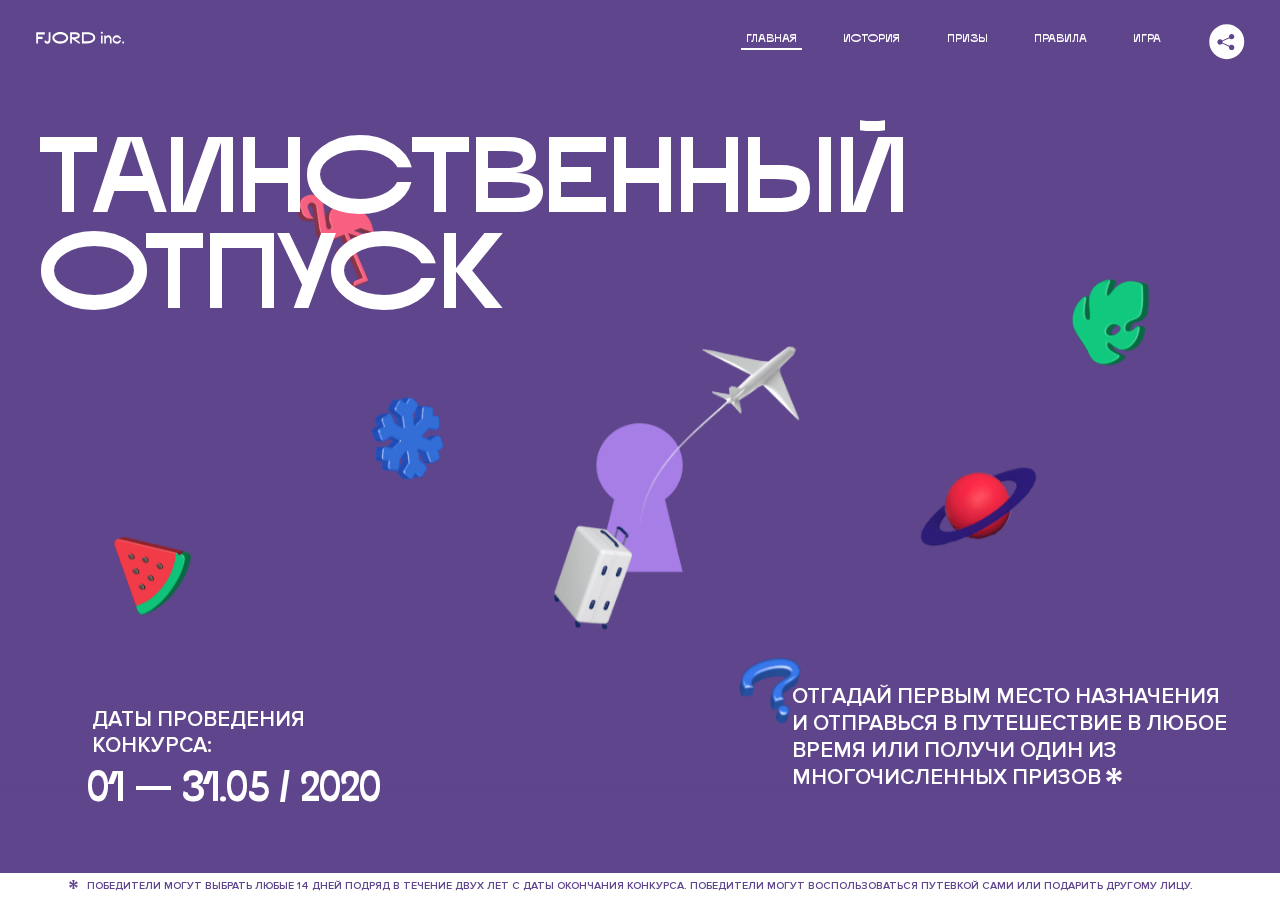
<file: 3/index.html>
<!DOCTYPE html>
<html lang="ru">
<head>
  <meta charset="UTF-8">
  <meta name="description" content="">
  <meta name="viewport" content="width=device-width, initial-scale=1.0">
  <meta http-equiv="X-UA-Compatible" content="ie=edge">
  <title>Mysterious Vacation</title>
  <link rel="stylesheet" href="css/style.min.css">
<link href="css/style.min.css" rel="stylesheet">  <base href="https://htmlacademy-animation.github.io/1708579-magic-vacation-1/3/">
</head>
<body>
 
  <header class="page-header js-header">
    <div class="page-header__wrapper">
      <a href="#" class="page-header__logo" aria-label="Перейти на страницу FJORD.Inc">
        <svg width="100" height="15" viewBox="0 0 100 15" fill="none" xmlns="http://www.w3.org/2000/svg">
          <path d="M0.26 1.4V14H2.276V8.906H7.334V6.44H2.276V3.848H9.872V1.4H0.26ZM12.733 14.36C15.127 14.36 16.243 12.65 16.243 9.5V1.4H14.263V8.96C14.263 11.21 13.723 11.876 12.733 11.876C11.833 11.876 11.473 11.3 11.347 10.58L9.36702 10.94C9.63702 13.046 10.663 14.36 12.733 14.36ZM18.3918 7.7C18.3918 11.372 22.3878 14.36 27.3198 14.36C32.2518 14.36 36.2478 11.372 36.2478 7.7C36.2478 4.028 32.2518 1.04 27.3198 1.04C22.3878 1.04 18.3918 4.028 18.3918 7.7ZM20.6058 7.7C20.6058 5.378 23.6118 3.524 27.3198 3.524C30.9918 3.524 33.9798 5.378 33.9798 7.7C33.9798 10.004 30.9918 11.858 27.3198 11.858C23.6118 11.858 20.6058 10.004 20.6058 7.7ZM40.403 14V8.906H40.799L49.079 14.702V12.38L44.039 8.906H44.201C47.999 8.906 49.277 7.304 49.277 5.162C49.277 3.092 47.999 1.4 44.201 1.4H38.387V14H40.403ZM43.535 3.722C45.785 3.722 47.045 4.136 47.045 5.432C47.045 6.764 45.785 7.034 43.535 7.034H40.403V3.722H43.535ZM51.6936 1.382V14H57.8676C62.7456 14 66.7236 11.534 66.7236 7.7C66.7236 3.848 62.7456 1.382 57.8676 1.382H51.6936ZM53.7096 11.624V3.722H57.5436C61.5396 3.722 64.4916 5.018 64.4916 7.7C64.4916 10.238 61.5396 11.624 57.5436 11.624H53.7096ZM73.1832 14.018H74.9832V5H73.1832V14.018ZM72.9132 1.976C72.9132 2.57 73.3992 3.092 74.0832 3.092C74.7492 3.092 75.2352 2.57 75.2352 1.976C75.2352 1.382 74.7672 0.805999 74.0832 0.805999C73.3812 0.805999 72.9132 1.382 72.9132 1.976ZM76.7867 14H78.5687V9.104C78.7487 8.006 79.5947 6.962 81.0887 6.962C82.1147 6.962 83.2667 7.448 83.2667 9.554V14H85.0487V9.014C85.0487 6.152 83.2307 4.73 81.3587 4.73C79.9187 4.73 79.0727 5.558 78.5687 6.854V5H76.7867V14ZM90.9898 14.27C93.5098 14.27 95.3818 12.506 95.7238 10.328H94.0498C93.7258 11.3 92.6998 12.02 90.9898 12.02C88.8478 12.02 87.7678 10.922 87.7678 9.59C87.7678 8.24 88.8478 6.962 90.9898 6.962C92.7538 6.962 93.7978 7.844 94.0858 8.924H95.7418C95.4358 6.71 93.6178 4.73 90.9898 4.73C88.0918 4.73 86.1298 7.124 86.1298 9.59C86.1298 12.074 88.1278 14.27 90.9898 14.27ZM97.0693 12.938C97.0693 13.658 97.5553 14.144 98.2753 14.144C98.9953 14.144 99.4813 13.658 99.4813 12.938C99.4813 12.2 98.9953 11.714 98.2753 11.714C97.5553 11.714 97.0693 12.2 97.0693 12.938Z" fill="currentColor"></path>
        </svg>
      </a>
      <button class="page-header__toggler js-menu-toggler" type="button" aria-label="Управление мобильным меню"><span>Меню</span></button>
      <nav class="page-header__nav">
        <div class="page-header__menu js-menu" id="menu">
          <ul>
            <li>
              <a class="js-menu-link active" href="#top" data-href="top">главная</a>
            </li>
            <li>
              <a class="js-menu-link" href="#story" data-href="story">история</a>
            </li>
            <li>
              <a class="js-menu-link" href="#prizes" data-href="prizes">призы</a>
            </li>
            <li>
              <a class="js-menu-link" href="#rules" data-href="rules">правила</a>
            </li>
            <li>
              <a class="js-menu-link" href="#game" data-href="game">игра</a>
            </li>
          </ul>
        </div>
        <div class="page-header__social">
          <div class="social-block js-social-block">
            <button class="social-block__toggler" aria-label="Управлять блоком с социальными кнопками">
              <svg width="26" height="22" viewBox="0 0 27 22" fill="none" xmlns="http://www.w3.org/2000/svg">
                <path d="M19.6721 7.43664C21.6273 7.43664 23.213 5.85095 23.213 3.89566C23.213 1.94037 21.6273 0.354675 19.6721 0.354675C17.7168 0.354675 16.1311 1.94037 16.1311 3.89566C16.1311 4.19968 16.1728 4.49178 16.2458 4.77345L7.21751 8.95527C6.57519 8.05214 5.52303 7.46049 4.33078 7.46049C2.37549 7.46049 0.789795 9.04618 0.789795 11.0015C0.789795 12.9568 2.37549 14.5425 4.33078 14.5425C5.52303 14.5425 6.57668 13.9508 7.21751 13.0477L16.2458 17.2295C16.1743 17.5112 16.1311 17.8033 16.1311 18.1073C16.1311 20.0626 17.7168 21.6483 19.6721 21.6483C21.6273 21.6483 23.213 20.0626 23.213 18.1073C23.213 16.152 21.6273 14.5663 19.6721 14.5663C18.4798 14.5663 17.4262 15.158 16.7853 16.0611L7.75701 11.8793C7.82854 11.5976 7.87176 11.3055 7.87176 11.0015C7.87176 10.6974 7.83003 10.4053 7.75701 10.1237L16.7853 5.94186C17.4262 6.84499 18.4783 7.43664 19.6721 7.43664Z" fill="currentColor"></path>
              </svg>
            </button>
            <ul class="social-block__list">
              <li>
                <a class="social-block__link social-block__link--fb" href="#" aria-label="Мы на Facebook">
                  <svg width="8" height="17" viewBox="0 0 8 17" fill="none" xmlns="http://www.w3.org/2000/svg">
                    <path d="M4.24646 16.9899H1.09275L1.05793 8.49828H0V5.30707H1.05793V3.81124C1.05793 1.42084 2.57654 0 5.21735 0H7.41758V3.18585H5.30841C4.28262 3.18585 4.2478 3.48582 4.2478 4.24914V5.30707H7.42964L7.16716 8.49828H4.2478V16.9899H4.24646Z" fill="currentColor"></path>
                  </svg>
                </a>
              </li>
              <li>
                <a class="social-block__link social-block__link--insta" href="#" aria-label="Мы в Instagram">
                  <svg width="15" height="15" viewBox="0 0 15 15" fill="none" xmlns="http://www.w3.org/2000/svg">
                    <path d="M11.0197 0H4.19806C2.14246 0 0.471191 1.66993 0.471191 3.72285V10.5499C0.471191 12.6082 2.14112 14.2727 4.19806 14.2727H11.0197C13.0753 14.2727 14.7466 12.6082 14.7466 10.5499V3.72285C14.7466 1.67127 13.0753 0 11.0197 0ZM11.0197 12.4849H4.19806C3.13076 12.4849 2.26432 11.6158 2.26432 10.5512V3.72419C2.26432 2.65956 3.13076 1.79715 4.19806 1.79715H11.0197C12.087 1.79715 12.9535 2.6609 12.9535 3.72419V10.5512C12.9535 11.6145 12.087 12.4849 11.0197 12.4849Z" fill="currentColor"></path>
                    <path d="M7.60887 3.11084C5.38989 3.11084 3.58203 4.9187 3.58203 7.14036C3.58203 9.35532 5.38989 11.1645 7.60887 11.1645C9.83053 11.1645 11.6357 9.35666 11.6357 7.14036C11.6357 4.9187 9.83053 3.11084 7.60887 3.11084ZM7.60887 9.36871C6.37551 9.36871 5.37784 8.37372 5.37784 7.14036C5.37784 5.90699 6.37551 4.90665 7.60887 4.90665C8.83822 4.90665 9.84259 5.90833 9.84259 7.14036C9.84392 8.37238 8.83822 9.36871 7.60887 9.36871Z" fill="currentColor"></path>
                    <path d="M11.3573 2.35962C10.8256 2.35962 10.3931 2.79752 10.3931 3.32381C10.3931 3.85546 10.8256 4.29336 11.3573 4.29336C11.8862 4.29336 12.3215 3.85546 12.3215 3.32381C12.3215 2.79752 11.8862 2.35962 11.3573 2.35962Z" fill="currentColor"></path>
                  </svg>
                </a>
              </li>
              <li>
                <a class="social-block__link social-block__link--vk" href="#" aria-label="Мы ВКонтакте">
                  <svg width="17" height="10" viewBox="0 0 17 10" fill="none" xmlns="http://www.w3.org/2000/svg">
                    <path d="M14.1234 4.9002C14.1234 4.9002 16.3623 1.72708 16.5866 0.680242C16.6595 0.312285 16.4947 0.103188 16.1069 0.103188C16.1069 0.103188 14.8193 0.103188 14.168 0.103188C13.7235 0.103188 13.5587 0.293278 13.4235 0.579768C13.4235 0.579768 12.3724 2.82553 11.0969 4.24712C10.6861 4.70333 10.4781 4.84318 10.2511 4.84318C10.0646 4.84318 9.98625 4.6911 9.98625 4.27834V0.649016C9.98625 0.147997 9.92545 0.00135496 9.5066 0.00135496H6.39628C6.15578 0.00135496 6.0085 0.134417 6.0085 0.324506C6.0085 0.801084 6.73406 0.908351 6.73406 2.20231V4.87305C6.73406 5.40529 6.70569 5.61575 6.45303 5.61575C5.78016 5.61575 4.19528 3.30618 3.30623 0.678887C3.12923 0.145282 2.93737 0 2.43475 0H0.486409C0.205373 0 0 0.190085 0 0.476576C0 0.991172 0.60666 3.40801 2.99277 6.64358C4.59927 8.8201 6.70569 10 8.60269 10C9.76196 10 10.0416 9.80312 10.0416 9.31432V7.63883C10.0416 7.22607 10.2065 7.04956 10.4429 7.04956C10.7078 7.04956 11.1847 7.13238 12.2805 8.22268C13.5843 9.47862 13.6762 10 14.3896 10H16.5676C16.7919 10 17 9.89273 17 9.52342C17 9.02919 16.3623 8.15343 15.384 7.10659C14.9801 6.56755 14.3302 5.98914 14.1248 5.72301C13.8275 5.40801 13.9154 5.23014 14.1234 4.9002Z" fill="currentColor"></path>
                  </svg>
                </a>
              </li>
            </ul>
          </div>
        </div>
      </nav>
    </div>
  </header>

  <main class="page-content">

    <section class="animation-screen"></section>

    <section class="screen screen--hidden screen--intro js-scrollspy" id="top">
      <div class="screen__wrapper">
        <div class="intro">
          <h1 class="intro__title">Таинственный отпуск</h1>
          <div class="intro__content">
            <div class="intro__info">
              <p class="intro__label">Даты проведения конкурса:</p>
              <p class="intro__date">01 — 31.05 / 2020</p>
            </div>
            <div class="intro__message">
              <p>
                Отгадай первым место назначения и&nbsp;отправься в&nbsp;путешествие в&nbsp;любое время или получи один из многочисленных призов
                <svg width="16" height="16" viewBox="0 0 10 10" fill="none" xmlns="http://www.w3.org/2000/svg">
                  <path d="M0 6.35337L3.90271 4.99012L0 3.64663L1.34615 1.32374L4.44287 4.01073L3.67364 0H6.34615L5.57692 4.01073L8.65385 1.32374L10 3.64663L6.13405 4.99012L10 6.35337L8.65385 8.65651L5.57692 5.98927L6.34615 10H3.67364L4.44287 5.96952L1.34615 8.65651L0 6.35337Z" fill="currentColor"></path>
                </svg>
              </p>
            </div>
          </div>
        </div>
      </div>
      <div class="screen__footer js-footer">
        <button class="screen__footer-enlarge js-footer-toggler" type="button" aria-label="Показать сообщение">
          <svg width="10" height="10" viewBox="0 0 10 10" fill="none" xmlns="http://www.w3.org/2000/svg">
            <path d="M0 6.35337L3.90271 4.99012L0 3.64663L1.34615 1.32374L4.44287 4.01073L3.67364 0H6.34615L5.57692 4.01073L8.65385 1.32374L10 3.64663L6.13405 4.99012L10 6.35337L8.65385 8.65651L5.57692 5.98927L6.34615 10H3.67364L4.44287 5.96952L1.34615 8.65651L0 6.35337Z" fill="currentColor"></path>
          </svg>
        </button>
        <button class="screen__footer-collapse js-footer-toggler" type="button" aria-label="Скрыть сообщение">
          <svg width="13" height="13" viewBox="0 0 13 13" fill="none" xmlns="http://www.w3.org/2000/svg">
            <line x1="12.3536" y1="0.353553" x2="0.738349" y2="11.9688" stroke="currentColor"></line>
            <line x1="0.738319" y1="0.539925" x2="12.3535" y2="12.1551" stroke="currentColor"></line>
          </svg>
        </button>
        <div class="screen__footer-wrapper">
          <div class="screen__footer-announce">
            <p class="screen__footer-label">Даты проведения конкурса:</p>
            <p class="screen__footer-date">01 — 31.05 / 2020</p>
          </div>
          <div class="screen__footer-note">
            <p>
              <svg width="10" height="10" viewBox="0 0 10 10" fill="none" xmlns="http://www.w3.org/2000/svg">
                <path d="M0 6.35337L3.90271 4.99012L0 3.64663L1.34615 1.32374L4.44287 4.01073L3.67364 0H6.34615L5.57692 4.01073L8.65385 1.32374L10 3.64663L6.13405 4.99012L10 6.35337L8.65385 8.65651L5.57692 5.98927L6.34615 10H3.67364L4.44287 5.96952L1.34615 8.65651L0 6.35337Z" fill="currentColor"></path>
              </svg>
              <span>Победители могут выбрать любые 14 дней подряд в&nbsp;течение двух лет с&nbsp;даты окончания конкурса. Победители могут воспользоваться путевкой сами или подарить другому лицу.</span>
            </p>
          </div>
        </div>
      </div>
    </section>

    <section class="screen screen--hidden screen--story js-scrollspy" id="story">
      <div class="story_to_prize"></div>

      <div class="slider swiper-container js-slider">

        <div class="swiper-wrapper">

          <div class="slider__item swiper-slide">
            <h2 class="slider__item-title">История</h2>
            <p class="slider__item-text">Джеймс Таргет был основателем компании &laquo;Fjord Inc.&raquo;. С&nbsp;1965 года &laquo;Fjord Inc.&raquo; прославилась надёжными и&nbsp;удобными чемоданами и&nbsp;аксессуарами для туристов.</p>
          </div>

          <div class="slider__item swiper-slide">
            <p class="slider__item-text">Когда Джеймсу было 7&nbsp;лет, в&nbsp;их&nbsp;доме гостил дядюшка и&nbsp;развлекал детей рассказами о&nbsp;своей поездке в&nbsp;место, показавшееся малышу Таргету невероятным. Тогда Джеймс решил, что однажды посетит его, но&nbsp;не&nbsp;будет рассказывать о&nbsp;мечте, пока не&nbsp;осуществит.</p>
          </div>

          <div class="slider__item swiper-slide">
            <p class="slider__item-text">Джеймс Таргет стал увлеченным путешественником. Он&nbsp;посетил 5&nbsp;континентов, 126&nbsp;стран.</p>
          </div>

          <div class="slider__item swiper-slide">
            <p class="slider__item-text">Он&nbsp;сплавлялся по&nbsp;Амазонке и&nbsp;погружался в&nbsp;пещеры Франции, медитировал в&nbsp;горах Тибета и&nbsp;пожимал руку вождя племени Акугауа.</p>
          </div>

          <div class="slider__item swiper-slide">
            <p class="slider__item-text">Из&nbsp;своих поездок Джеймс Таргет привозил идеи, как сделать свои чемоданы &laquo;Fjord Inc.&raquo; удобными и&nbsp;приспособленными к&nbsp;разным дорожным условиям.</p>
          </div>

          <div class="slider__item swiper-slide">
            <p class="slider__item-text">Всё это время Джеймс не&nbsp;оставлял идею поездки своей мечты. Однако, как только он&nbsp;брался за&nbsp;планирование, возникали препятствия, не&nbsp;позволяющие отправиться туда.</p>
          </div>

          <div class="slider__item swiper-slide">
            <p class="slider__item-text">В&nbsp;возрасте 67&nbsp;лет Джеймс Таргет попал под лавину и&nbsp;погиб. В&nbsp;своём завещании он&nbsp;поручил отправить в&nbsp;заветное путешествие трёх смельчаков, единых с&nbsp;ним духом.</p>
          </div>

          <div class="slider__item swiper-slide">
            <p class="slider__item-text">Тех, кто сможет узнать таинственное место, задавая вопросы специально обученному ИИ&nbsp;&laquo;Соне&raquo;, ждет фантастическое путешествие.</p>
          </div>
        </div>
        <div class="slider__controls">
          <button class="slider__control slider__control--prev js-control-prev" type="button" aria-label="Показать предыдущую историю">
            <svg width="12" height="22" viewBox="0 0 12 22" fill="none" xmlns="http://www.w3.org/2000/svg">
              <path d="M11 1L1 11L11 21" stroke="currentColor" stroke-width="2" stroke-linejoin="round"></path>
            </svg>
          </button>
          <button class="slider__control slider__control--next js-control-next" type="button" aria-label="Показать следующую историю">
            <svg width="12" height="22" viewBox="0 0 12 22" fill="none" xmlns="http://www.w3.org/2000/svg">
              <path d="M1 1L11 11L1 21" stroke="currentColor" stroke-width="2" stroke-linejoin="round"></path>
            </svg>
          </button>
        </div>
        <div class="slider__pagination swiper-pagination"></div>
      </div>
    </section>

    <section class="screen screen--hidden screen--prizes js-scrollspy" id="prizes">
      <div class="screen__wrapper">
        <div class="prizes">
          <h2 class="prizes__title">ПРизы</h2>
          <div class="prizes__lead">
            <p>Найди ответ и&nbsp;получи один из&nbsp;призов:</p>
          </div>
          <ul class="prizes__list">
            <li class="prizes__item prizes__item--journeys">
              <div class="prizes__icon">
                <picture>
                  <source srcset="img/prize1-mob.svg" media="(orientation: portrait)">
                  <img src="img/prize1.svg" alt="">
                </picture>
              </div>
              <p class="prizes__desc">
                <b>3</b>
                <span>загадочных путешествия</span>
              </p>
            </li>
            <li class="prizes__item prizes__item--cases">
              <div class="prizes__icon">
                <picture>
                  <source srcset="img/prize2-mob.svg" media="(orientation: portrait)">
                  <img src="img/prize2.svg" alt="">
                </picture>
              </div>
              <p class="prizes__desc">
                <b>7</b>
                <span>надежных чемоданов</span>
              </p>
            </li>
            <li class="prizes__item prizes__item--codes">
              <div class="prizes__icon">
                <picture>
                  <source srcset="img/prize3-mob.svg" media="(orientation: portrait)">
                  <img src="img/prize3.svg" alt="">
                </picture>
              </div>
              <p class="prizes__desc">
                <b>900</b>
                <span>
                  промокодов на&nbsp;скидку 15%
                  <svg width="10" height="10" viewBox="0 0 10 10" fill="none" xmlns="http://www.w3.org/2000/svg">
                    <path d="M0 6.35337L3.90271 4.99012L0 3.64663L1.34615 1.32374L4.44287 4.01073L3.67364 0H6.34615L5.57692 4.01073L8.65385 1.32374L10 3.64663L6.13405 4.99012L10 6.35337L8.65385 8.65651L5.57692 5.98927L6.34615 10H3.67364L4.44287 5.96952L1.34615 8.65651L0 6.35337Z" fill="currentColor"></path>
                  </svg>
                </span>
              </p>
            </li>
          </ul>
        </div>
      </div>
      <div class="screen__footer js-footer">
        <button class="screen__footer-enlarge js-footer-toggler" type="button" aria-label="Показать сообщение">
          <svg width="10" height="10" viewBox="0 0 10 10" fill="none" xmlns="http://www.w3.org/2000/svg">
            <path d="M0 6.35337L3.90271 4.99012L0 3.64663L1.34615 1.32374L4.44287 4.01073L3.67364 0H6.34615L5.57692 4.01073L8.65385 1.32374L10 3.64663L6.13405 4.99012L10 6.35337L8.65385 8.65651L5.57692 5.98927L6.34615 10H3.67364L4.44287 5.96952L1.34615 8.65651L0 6.35337Z" fill="currentColor"></path>
          </svg>
        </button>
        <button class="screen__footer-collapse js-footer-toggler" type="button" aria-label="Скрыть сообщение">
          <svg width="13" height="13" viewBox="0 0 13 13" fill="none" xmlns="http://www.w3.org/2000/svg">
            <line x1="12.3536" y1="0.353553" x2="0.738349" y2="11.9688" stroke="currentColor"></line>
            <line x1="0.738319" y1="0.539925" x2="12.3535" y2="12.1551" stroke="currentColor"></line>
          </svg>
        </button>
        <div class="screen__footer-wrapper">
          <div class="screen__footer-announce">
            <p class="screen__footer-label">Даты проведения конкурса:</p>
            <p class="screen__footer-date">01 — 31.05 / 2020</p>
          </div>
          <div class="screen__footer-note">
            <p>
              <svg width="10" height="10" viewBox="0 0 10 10" fill="none" xmlns="http://www.w3.org/2000/svg">
                <path d="M0 6.35337L3.90271 4.99012L0 3.64663L1.34615 1.32374L4.44287 4.01073L3.67364 0H6.34615L5.57692 4.01073L8.65385 1.32374L10 3.64663L6.13405 4.99012L10 6.35337L8.65385 8.65651L5.57692 5.98927L6.34615 10H3.67364L4.44287 5.96952L1.34615 8.65651L0 6.35337Z" fill="currentColor"></path>
              </svg>
              <span>Скидка&nbsp;15% на&nbsp;единоразовое приобретение путёвки с&nbsp;1&nbsp;июня 2020 по&nbsp;31&nbsp;мая 2022&nbsp;года. Суммируется с&nbsp;другими акциями</span>
            </p>
          </div>
        </div>
      </div>
    </section>

    <section class="screen screen--hidden screen--rules js-scrollspy" id="rules">
      <div class="screen__wrapper">
        <div class="rules">
          <h2 class="rules__title">Правила</h2>
          <div class="rules__lead">
            <p>Для того чтобы получить наследство Джеймса Таргета, тебе нужно выведать у&nbsp;&laquo;Сони&raquo;, куда предстоит отправиться тебе в&nbsp;случае победы</p>
          </div>
          <ol class="rules__list">
            <li class="rules__item">
              <p>Тебе отводится <br>5&nbsp;минут</p>
            </li>
            <li class="rules__item">
              <p>Задавай любые вопросы в&nbsp;текстовом поле</p>
            </li>
            <li class="rules__item">
              <p>Нажимай кнопку &laquo;Узнать&raquo;, чтобы получить ответ</p>
            </li>
            <li class="rules__item">
              <p>&laquo;Соня&raquo; может отвечать только&nbsp;Да или Нет</p>
            </li>
          </ol>
          <a href="#game" class="rules__link btn">Погнали!</a>
        </div>
      </div>
      <div class="screen__disclaimer">
        <div class="disclaimer">
          <ul>
            <li>
              <a href="#">Правовая информация</a>
            </li>
            <li>
              <a href="#">Подробные правила</a>
            </li>
          </ul>
        </div>
      </div>
    </section>

    <section class="screen screen--hidden screen--game js-scrollspy" id="game">
      <div class="screen__wrapper">
        <div class="game">
          <div class="game__header">
            <h2 class="game__title">Игра</h2>
            <div class="game__counter">
              <span>05</span>:<span>00</span>
            </div>
          </div>
          <div class="game__body">
            <div class="chat">
              <div class="chat__body js-chat">
                <ul class="chat__list" id="messages"></ul>
              </div>
              <div class="chat__footer">
                <form action="#" method="post" class="form" id="message-form">
                  <label for="message-field" class="visually-hidden">Поле для ввода вопроса</label>
                  <input type="text" class="form__field" id="message-field">
                  <button class="form__button btn">
                    Узнать
                    <svg width="18" height="19" viewBox="0 0 18 19" fill="none" xmlns="http://www.w3.org/2000/svg">
                      <path stroke="currentColor" stroke-width="2" d="M9 19V1"></path>
                      <path d="M1 9l8-8 8 8" stroke="currentColor" stroke-width="2" stroke-linejoin="round"></path>
                    </svg>
                  </button>
                </form>
              </div>
            </div>
          </div>
          <!-- временные кнопки для показа результата -->
          <div class="game__buttons">
            <button class="game__button btn js-show-result" type="button" data-target="result">Положительный результат</button>
            <button class="game__button btn js-show-result" type="button" data-target="result2">Положительный результат - 2</button>
            <button class="game__button btn js-show-result" type="button" data-target="result3">Отрицательный результат</button>
          </div>
        </div>
      </div>
    </section>

    <section class="screen screen--hidden screen--result" id="result">
      <div class="screen__wrapper">
        <div class="result result--trip">
          <div class="result__image">
            <picture>
              <source srcset="img/result1-mob.png 1x, img/result1-mob@2x.png 2x" media="(max-width: 768px) and (orientation: portrait)">
              <img src="img/result1.png" srcset="img/result1@2x.png 2x" alt="">
            </picture>
          </div>
          <h2 class="result__title">
            <span class="visually-hidden">ПОбеда!</span>
            <svg xmlns="http://www.w3.org/2000/svg" viewBox="0 0 568.85 109.24">
              <path d="M16,24.44V92H2.6V8H75V92H61.52V24.44H16Z" transform="translate(-2.1 -1.5)" fill="none" stroke="currentColor"></path>
              <path d="M148.76,5.6c32.88,0,59.52,19.92,59.52,44.4s-26.64,44.4-59.52,44.4S89.24,74.48,89.24,50,115.88,5.6,148.76,5.6Zm0,72.12c24.48,0,44.4-12.36,44.4-27.72s-19.92-27.84-44.4-27.84C124,22.16,104,34.52,104,50S124,77.72,148.76,77.72Z" transform="translate(-2.1 -1.5)" fill="none" stroke="currentColor"></path>
              <path d="M287.36,8V24.44H236v14.4h25.32c25.44,0,34,11.16,34,26.52,0,15.6-8.52,26.64-34,26.64H222.56V8h64.8ZM256.88,76.52c15.12,0,23.52-2,23.52-11.52S272,54.44,256.88,54.44H236V76.52h20.88Z" transform="translate(-2.1 -1.5)" fill="none" stroke="currentColor"></path>
              <path d="M371.47,8V24.44H320.84V41.6h33.6V58h-33.6V75.56h50.64V92H307.4V8h64.08Z" transform="translate(-2.1 -1.5)" fill="none" stroke="currentColor"></path>
              <path d="M382.39,110.24V75.56h7.44c4.56-4.68,7.8-18.36,8.76-56L399,8h48.6V75.56h10v34.68H442.87V92H397v18.24H382.39Zm51.72-34.68V24.44H411.55v3.12c-0.48,22.44-3.24,37.68-7.2,48h29.76Z" transform="translate(-2.1 -1.5)" fill="none" stroke="currentColor"></path>
              <path d="M463.75,92l28-84h27.12l28.08,84H533.47l-7.8-23.52h-37.8L480.07,92H463.75Zm56.64-40L507,11.84,493.51,52h26.88Z" transform="translate(-2.1 -1.5)" fill="none" stroke="currentColor"></path>
              <path d="M554.12,70.4L555.55,2H569l1.44,68.4H554.12Zm8.28,6.36c4.8,0,8,3.24,8,8.16a8,8,0,1,1-16.08,0C554.35,80,557.59,76.76,562.39,76.76Z" transform="translate(-2.1 -1.5)" fill="none" stroke="currentColor"></path>
            </svg>
          </h2>
          <div class="result__text">
            <p>ты&nbsp;отправляешься в&nbsp;Арктику!</p>
          </div>
          <div class="result__form">
            <form action="#" method="post" class="form form--result">
              <label for="email-field" class="form__label">зарегистрируй результат</label>
              <input type="email" class="form__field" id="email-field" placeholder="e-mail для регистации результата и получения приза" required="">
              <button class="form__button btn">
                отправить
                <svg width="18" height="19" viewBox="0 0 18 19" fill="none" xmlns="http://www.w3.org/2000/svg">
                  <path stroke="currentColor" stroke-width="2" d="M9 19V1"></path>
                  <path d="M1 9l8-8 8 8" stroke="currentColor" stroke-width="2" stroke-linejoin="round"></path>
                </svg>
              </button>
            </form>
          </div>
        </div>
      </div>
    </section>

    <section class="screen screen--hidden screen--result" id="result2">
      <div class="screen__wrapper">
        <div class="result result--prize">
          <div class="result__image">
            <picture>
              <source srcset="img/result2-mob.png 1x, img/result2-mob@2x.png 2x" media="(max-width: 768px) and (orientation: portrait)">
              <img src="img/result2.png" srcset="img/result2@2x.png 2x" alt="">
            </picture>
          </div>
          <h2 class="result__title">
            <span class="visually-hidden">ПОбеда!</span>
            <svg xmlns="http://www.w3.org/2000/svg" viewBox="0 0 568.85 109.24">
              <path d="M16,24.44V92H2.6V8H75V92H61.52V24.44H16Z" transform="translate(-2.1 -1.5)" fill="none" stroke="currentColor"></path>
              <path d="M148.76,5.6c32.88,0,59.52,19.92,59.52,44.4s-26.64,44.4-59.52,44.4S89.24,74.48,89.24,50,115.88,5.6,148.76,5.6Zm0,72.12c24.48,0,44.4-12.36,44.4-27.72s-19.92-27.84-44.4-27.84C124,22.16,104,34.52,104,50S124,77.72,148.76,77.72Z" transform="translate(-2.1 -1.5)" fill="none" stroke="currentColor"></path>
              <path d="M287.36,8V24.44H236v14.4h25.32c25.44,0,34,11.16,34,26.52,0,15.6-8.52,26.64-34,26.64H222.56V8h64.8ZM256.88,76.52c15.12,0,23.52-2,23.52-11.52S272,54.44,256.88,54.44H236V76.52h20.88Z" transform="translate(-2.1 -1.5)" fill="none" stroke="currentColor"></path>
              <path d="M371.47,8V24.44H320.84V41.6h33.6V58h-33.6V75.56h50.64V92H307.4V8h64.08Z" transform="translate(-2.1 -1.5)" fill="none" stroke="currentColor"></path>
              <path d="M382.39,110.24V75.56h7.44c4.56-4.68,7.8-18.36,8.76-56L399,8h48.6V75.56h10v34.68H442.87V92H397v18.24H382.39Zm51.72-34.68V24.44H411.55v3.12c-0.48,22.44-3.24,37.68-7.2,48h29.76Z" transform="translate(-2.1 -1.5)" fill="none" stroke="currentColor"></path>
              <path d="M463.75,92l28-84h27.12l28.08,84H533.47l-7.8-23.52h-37.8L480.07,92H463.75Zm56.64-40L507,11.84,493.51,52h26.88Z" transform="translate(-2.1 -1.5)" fill="none" stroke="currentColor"></path>
              <path d="M554.12,70.4L555.55,2H569l1.44,68.4H554.12Zm8.28,6.36c4.8,0,8,3.24,8,8.16a8,8,0,1,1-16.08,0C554.35,80,557.59,76.76,562.39,76.76Z" transform="translate(-2.1 -1.5)" fill="none" stroke="currentColor"></path>
            </svg>
          </h2>
          <div class="result__text">
            <p>чемодан &laquo;Fjord&nbsp;Inc.&raquo;&nbsp;твой</p>
          </div>
          <div class="result__form">
            <form action="#" method="post" class="form form--result">
              <label for="email-field2" class="form__label">зарегистрируй результат</label>
              <input type="email" class="form__field" id="email-field2" placeholder="e-mail для регистации результата и получения приза" required="">
              <button class="form__button btn">
                отправить
                <svg width="18" height="19" viewBox="0 0 18 19" fill="none" xmlns="http://www.w3.org/2000/svg">
                  <path stroke="currentColor" stroke-width="2" d="M9 19V1"></path>
                  <path d="M1 9l8-8 8 8" stroke="currentColor" stroke-width="2" stroke-linejoin="round"></path>
                </svg>
              </button>
            </form>
          </div>
        </div>
      </div>
    </section>

    <section class="screen screen--hidden screen--result" id="result3">
      <div class="screen__wrapper">
        <div class="result result--negative">
          <div class="result__image">
            <picture>
              <source srcset="img/result3-mob.png 1x, img/result3-mob@2x.png 2x" media="(max-width: 768px) and (orientation: portrait)">
              <img src="img/result3.png" srcset="img/result3@2x.png 2x" alt="">
            </picture>
          </div>
          <h2 class="result__title">
            <span class="visually-hidden">Не угадал!</span>
            <svg xmlns="http://www.w3.org/2000/svg" viewBox="0 0 660.77 109.24">
              <path d="M2.66,92V8H16.1V42.2H53.3V8H66.74V92H53.3V58.64H16.1V92H2.66Z" transform="translate(-2.16 -1.5)" fill="none" stroke="currentColor"></path>
              <path d="M147.62,8V24.44H97V41.6h33.6V58H97V75.56h50.64V92H83.54V8h64.08Z" transform="translate(-2.16 -1.5)" fill="none" stroke="currentColor"></path>
              <path d="M199.22,8l20.52,42.36L235.34,8h16.44l-31,84H204.38l9.48-25.92L185.78,8h13.44Z" transform="translate(-2.16 -1.5)" fill="none" stroke="currentColor"></path>
              <path d="M273.74,24.44V92H260.3V8h50.16V24.44H273.74Z" transform="translate(-2.16 -1.5)" fill="none" stroke="currentColor"></path>
              <path d="M307.1,92l28-84h27.12l28.08,84H376.82L369,68.48h-37.8L323.42,92H307.1Zm56.64-40L350.3,11.84,336.86,52h26.88Z" transform="translate(-2.16 -1.5)" fill="none" stroke="currentColor"></path>
              <path d="M396.38,110.24V75.56h7.44c4.56-4.68,7.8-18.36,8.76-56L412.94,8h48.6V75.56h10v34.68H456.86V92H411v18.24H396.38ZM448.1,75.56V24.44H425.54v3.12c-0.48,22.44-3.24,37.68-7.2,48H448.1Z" transform="translate(-2.16 -1.5)" fill="none" stroke="currentColor"></path>
              <path d="M477.74,92l28-84h27.12L560.9,92H547.46l-7.8-23.52h-37.8L494.06,92H477.74Zm56.64-40-13.44-40.2L507.5,52h26.88Z" transform="translate(-2.16 -1.5)" fill="none" stroke="currentColor"></path>
              <path d="M568.7,76.88a13.77,13.77,0,0,0,5,1c6.6,0,10.44-6.24,12-58.32L586.22,8h46.2V92H619V24.44H598.82l-0.12,3.12C597.14,81,589,94.4,573.74,94.4a28.55,28.55,0,0,1-6.72-.84Z" transform="translate(-2.16 -1.5)" fill="none" stroke="currentColor"></path>
              <path d="M646.1,70.4L647.54,2H661l1.44,68.4H646.1Zm8.28,6.36c4.8,0,8,3.24,8,8.16a8,8,0,0,1-16.08,0C646.34,80,649.58,76.76,654.38,76.76Z" transform="translate(-2.16 -1.5)" fill="none" stroke="currentColor"></path>
            </svg>
          </h2>
          <button class="result__button js-play" type="button">
            не сдавайся!
            <span>
              <svg width="27" height="22" viewBox="0 0 27 22" fill="none" xmlns="http://www.w3.org/2000/svg">
                <path d="M10.6899 1.47998C5.42992 1.47998 1.16992 5.73998 1.16992 11C1.16992 16.26 5.42992 20.52 10.6899 20.52C15.9499 20.52 20.2099 16.26 20.2099 11V7.13998" stroke="currentColor" stroke-width="2" stroke-miterlimit="10"></path>
                <path d="M15.1099 12.5099L20.1499 7.13989L25.3099 12.6299" stroke="currentColor" stroke-width="2" stroke-miterlimit="10" stroke-linejoin="round"></path>
              </svg>
            </span>
          </button>
        </div>
      </div>
    </section>

  </main>

<script src="js/script.js"></script></body>
</html>
</file>
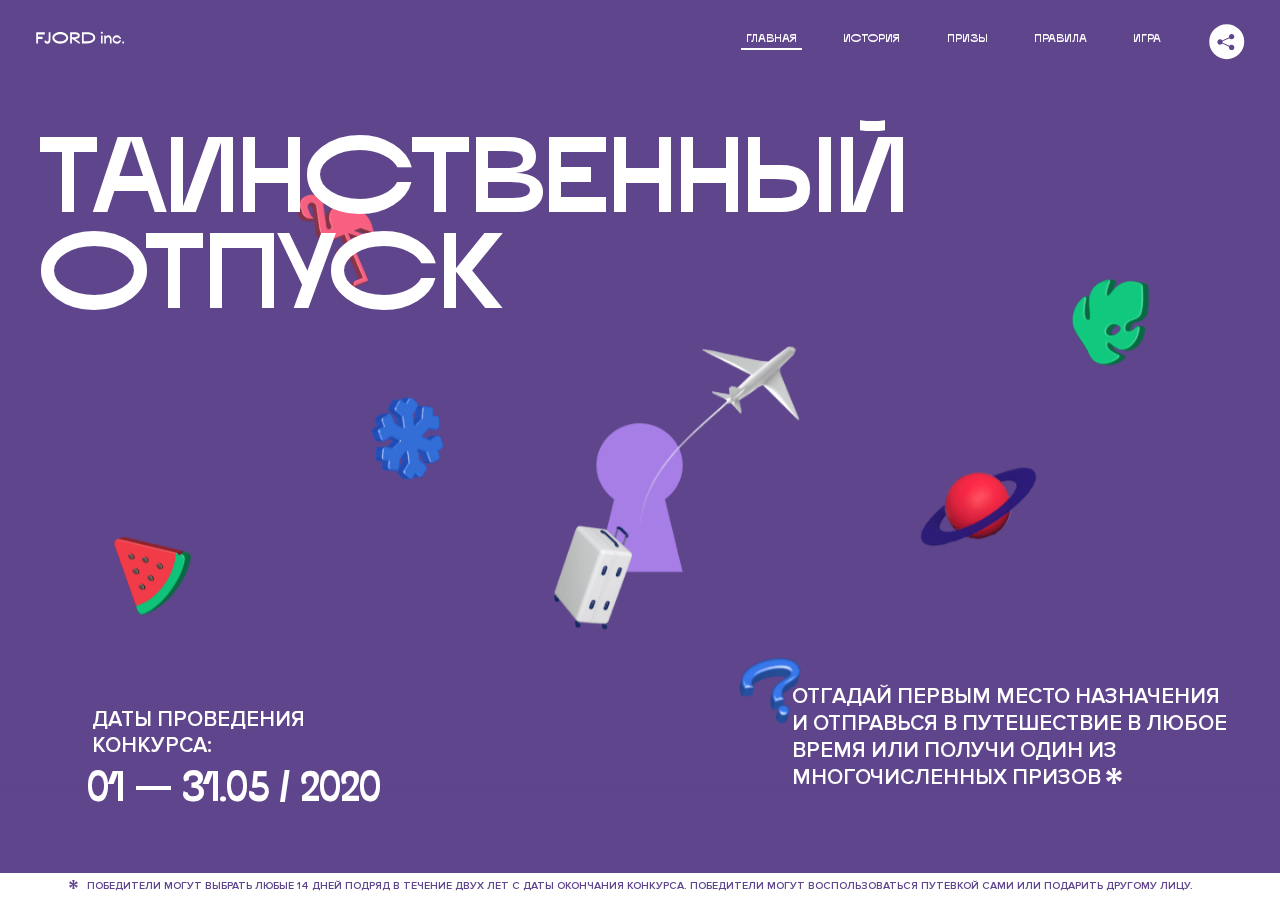
<file: 4/index.html>
<!DOCTYPE html>
<html lang="ru">
<head>
  <meta charset="UTF-8">
  <meta name="description" content="">
  <meta name="viewport" content="width=device-width, initial-scale=1.0">
  <meta http-equiv="X-UA-Compatible" content="ie=edge">
  <title>Mysterious Vacation</title>
  <link rel="stylesheet" href="css/style.min.css">
<link href="css/style.min.css" rel="stylesheet">  <base href="https://htmlacademy-animation.github.io/1708579-magic-vacation-1/4/">
</head>
<body>
 
  <header class="page-header js-header">
    <div class="page-header__wrapper">
      <a href="#" class="page-header__logo" aria-label="Перейти на страницу FJORD.Inc">
        <svg width="100" height="15" viewBox="0 0 100 15" fill="none" xmlns="http://www.w3.org/2000/svg">
          <path d="M0.26 1.4V14H2.276V8.906H7.334V6.44H2.276V3.848H9.872V1.4H0.26ZM12.733 14.36C15.127 14.36 16.243 12.65 16.243 9.5V1.4H14.263V8.96C14.263 11.21 13.723 11.876 12.733 11.876C11.833 11.876 11.473 11.3 11.347 10.58L9.36702 10.94C9.63702 13.046 10.663 14.36 12.733 14.36ZM18.3918 7.7C18.3918 11.372 22.3878 14.36 27.3198 14.36C32.2518 14.36 36.2478 11.372 36.2478 7.7C36.2478 4.028 32.2518 1.04 27.3198 1.04C22.3878 1.04 18.3918 4.028 18.3918 7.7ZM20.6058 7.7C20.6058 5.378 23.6118 3.524 27.3198 3.524C30.9918 3.524 33.9798 5.378 33.9798 7.7C33.9798 10.004 30.9918 11.858 27.3198 11.858C23.6118 11.858 20.6058 10.004 20.6058 7.7ZM40.403 14V8.906H40.799L49.079 14.702V12.38L44.039 8.906H44.201C47.999 8.906 49.277 7.304 49.277 5.162C49.277 3.092 47.999 1.4 44.201 1.4H38.387V14H40.403ZM43.535 3.722C45.785 3.722 47.045 4.136 47.045 5.432C47.045 6.764 45.785 7.034 43.535 7.034H40.403V3.722H43.535ZM51.6936 1.382V14H57.8676C62.7456 14 66.7236 11.534 66.7236 7.7C66.7236 3.848 62.7456 1.382 57.8676 1.382H51.6936ZM53.7096 11.624V3.722H57.5436C61.5396 3.722 64.4916 5.018 64.4916 7.7C64.4916 10.238 61.5396 11.624 57.5436 11.624H53.7096ZM73.1832 14.018H74.9832V5H73.1832V14.018ZM72.9132 1.976C72.9132 2.57 73.3992 3.092 74.0832 3.092C74.7492 3.092 75.2352 2.57 75.2352 1.976C75.2352 1.382 74.7672 0.805999 74.0832 0.805999C73.3812 0.805999 72.9132 1.382 72.9132 1.976ZM76.7867 14H78.5687V9.104C78.7487 8.006 79.5947 6.962 81.0887 6.962C82.1147 6.962 83.2667 7.448 83.2667 9.554V14H85.0487V9.014C85.0487 6.152 83.2307 4.73 81.3587 4.73C79.9187 4.73 79.0727 5.558 78.5687 6.854V5H76.7867V14ZM90.9898 14.27C93.5098 14.27 95.3818 12.506 95.7238 10.328H94.0498C93.7258 11.3 92.6998 12.02 90.9898 12.02C88.8478 12.02 87.7678 10.922 87.7678 9.59C87.7678 8.24 88.8478 6.962 90.9898 6.962C92.7538 6.962 93.7978 7.844 94.0858 8.924H95.7418C95.4358 6.71 93.6178 4.73 90.9898 4.73C88.0918 4.73 86.1298 7.124 86.1298 9.59C86.1298 12.074 88.1278 14.27 90.9898 14.27ZM97.0693 12.938C97.0693 13.658 97.5553 14.144 98.2753 14.144C98.9953 14.144 99.4813 13.658 99.4813 12.938C99.4813 12.2 98.9953 11.714 98.2753 11.714C97.5553 11.714 97.0693 12.2 97.0693 12.938Z" fill="currentColor"></path>
        </svg>
      </a>
      <button class="page-header__toggler js-menu-toggler" type="button" aria-label="Управление мобильным меню"><span>Меню</span></button>
      <nav class="page-header__nav">
        <div class="page-header__menu js-menu" id="menu">
          <ul>
            <li>
              <a class="js-menu-link active" href="#top" data-href="top">главная</a>
            </li>
            <li>
              <a class="js-menu-link" href="#story" data-href="story">история</a>
            </li>
            <li>
              <a class="js-menu-link" href="#prizes" data-href="prizes">призы</a>
            </li>
            <li>
              <a class="js-menu-link" href="#rules" data-href="rules">правила</a>
            </li>
            <li>
              <a class="js-menu-link" href="#game" data-href="game">игра</a>
            </li>
          </ul>
        </div>
        <div class="page-header__social">
          <div class="social-block js-social-block">
            <button class="social-block__toggler" aria-label="Управлять блоком с социальными кнопками">
              <svg width="26" height="22" viewBox="0 0 27 22" fill="none" xmlns="http://www.w3.org/2000/svg">
                <path d="M19.6721 7.43664C21.6273 7.43664 23.213 5.85095 23.213 3.89566C23.213 1.94037 21.6273 0.354675 19.6721 0.354675C17.7168 0.354675 16.1311 1.94037 16.1311 3.89566C16.1311 4.19968 16.1728 4.49178 16.2458 4.77345L7.21751 8.95527C6.57519 8.05214 5.52303 7.46049 4.33078 7.46049C2.37549 7.46049 0.789795 9.04618 0.789795 11.0015C0.789795 12.9568 2.37549 14.5425 4.33078 14.5425C5.52303 14.5425 6.57668 13.9508 7.21751 13.0477L16.2458 17.2295C16.1743 17.5112 16.1311 17.8033 16.1311 18.1073C16.1311 20.0626 17.7168 21.6483 19.6721 21.6483C21.6273 21.6483 23.213 20.0626 23.213 18.1073C23.213 16.152 21.6273 14.5663 19.6721 14.5663C18.4798 14.5663 17.4262 15.158 16.7853 16.0611L7.75701 11.8793C7.82854 11.5976 7.87176 11.3055 7.87176 11.0015C7.87176 10.6974 7.83003 10.4053 7.75701 10.1237L16.7853 5.94186C17.4262 6.84499 18.4783 7.43664 19.6721 7.43664Z" fill="currentColor"></path>
              </svg>
            </button>
            <ul class="social-block__list">
              <li>
                <a class="social-block__link social-block__link--fb" href="#" aria-label="Мы на Facebook">
                  <svg width="8" height="17" viewBox="0 0 8 17" fill="none" xmlns="http://www.w3.org/2000/svg">
                    <path d="M4.24646 16.9899H1.09275L1.05793 8.49828H0V5.30707H1.05793V3.81124C1.05793 1.42084 2.57654 0 5.21735 0H7.41758V3.18585H5.30841C4.28262 3.18585 4.2478 3.48582 4.2478 4.24914V5.30707H7.42964L7.16716 8.49828H4.2478V16.9899H4.24646Z" fill="currentColor"></path>
                  </svg>
                </a>
              </li>
              <li>
                <a class="social-block__link social-block__link--insta" href="#" aria-label="Мы в Instagram">
                  <svg width="15" height="15" viewBox="0 0 15 15" fill="none" xmlns="http://www.w3.org/2000/svg">
                    <path d="M11.0197 0H4.19806C2.14246 0 0.471191 1.66993 0.471191 3.72285V10.5499C0.471191 12.6082 2.14112 14.2727 4.19806 14.2727H11.0197C13.0753 14.2727 14.7466 12.6082 14.7466 10.5499V3.72285C14.7466 1.67127 13.0753 0 11.0197 0ZM11.0197 12.4849H4.19806C3.13076 12.4849 2.26432 11.6158 2.26432 10.5512V3.72419C2.26432 2.65956 3.13076 1.79715 4.19806 1.79715H11.0197C12.087 1.79715 12.9535 2.6609 12.9535 3.72419V10.5512C12.9535 11.6145 12.087 12.4849 11.0197 12.4849Z" fill="currentColor"></path>
                    <path d="M7.60887 3.11084C5.38989 3.11084 3.58203 4.9187 3.58203 7.14036C3.58203 9.35532 5.38989 11.1645 7.60887 11.1645C9.83053 11.1645 11.6357 9.35666 11.6357 7.14036C11.6357 4.9187 9.83053 3.11084 7.60887 3.11084ZM7.60887 9.36871C6.37551 9.36871 5.37784 8.37372 5.37784 7.14036C5.37784 5.90699 6.37551 4.90665 7.60887 4.90665C8.83822 4.90665 9.84259 5.90833 9.84259 7.14036C9.84392 8.37238 8.83822 9.36871 7.60887 9.36871Z" fill="currentColor"></path>
                    <path d="M11.3573 2.35962C10.8256 2.35962 10.3931 2.79752 10.3931 3.32381C10.3931 3.85546 10.8256 4.29336 11.3573 4.29336C11.8862 4.29336 12.3215 3.85546 12.3215 3.32381C12.3215 2.79752 11.8862 2.35962 11.3573 2.35962Z" fill="currentColor"></path>
                  </svg>
                </a>
              </li>
              <li>
                <a class="social-block__link social-block__link--vk" href="#" aria-label="Мы ВКонтакте">
                  <svg width="17" height="10" viewBox="0 0 17 10" fill="none" xmlns="http://www.w3.org/2000/svg">
                    <path d="M14.1234 4.9002C14.1234 4.9002 16.3623 1.72708 16.5866 0.680242C16.6595 0.312285 16.4947 0.103188 16.1069 0.103188C16.1069 0.103188 14.8193 0.103188 14.168 0.103188C13.7235 0.103188 13.5587 0.293278 13.4235 0.579768C13.4235 0.579768 12.3724 2.82553 11.0969 4.24712C10.6861 4.70333 10.4781 4.84318 10.2511 4.84318C10.0646 4.84318 9.98625 4.6911 9.98625 4.27834V0.649016C9.98625 0.147997 9.92545 0.00135496 9.5066 0.00135496H6.39628C6.15578 0.00135496 6.0085 0.134417 6.0085 0.324506C6.0085 0.801084 6.73406 0.908351 6.73406 2.20231V4.87305C6.73406 5.40529 6.70569 5.61575 6.45303 5.61575C5.78016 5.61575 4.19528 3.30618 3.30623 0.678887C3.12923 0.145282 2.93737 0 2.43475 0H0.486409C0.205373 0 0 0.190085 0 0.476576C0 0.991172 0.60666 3.40801 2.99277 6.64358C4.59927 8.8201 6.70569 10 8.60269 10C9.76196 10 10.0416 9.80312 10.0416 9.31432V7.63883C10.0416 7.22607 10.2065 7.04956 10.4429 7.04956C10.7078 7.04956 11.1847 7.13238 12.2805 8.22268C13.5843 9.47862 13.6762 10 14.3896 10H16.5676C16.7919 10 17 9.89273 17 9.52342C17 9.02919 16.3623 8.15343 15.384 7.10659C14.9801 6.56755 14.3302 5.98914 14.1248 5.72301C13.8275 5.40801 13.9154 5.23014 14.1234 4.9002Z" fill="currentColor"></path>
                  </svg>
                </a>
              </li>
            </ul>
          </div>
        </div>
      </nav>
    </div>
  </header>

  <main class="page-content">

    <section class="animation-screen"></section>

    <section class="screen screen--hidden screen--intro js-scrollspy" id="top">
      <div class="screen__wrapper">
        <div class="intro">
          <h1 class="intro__title">Таинственный отпуск</h1>
          <div class="intro__content">
            <div class="intro__info">
              <p class="intro__label">Даты проведения конкурса:</p>
              <p class="intro__date">01 — 31.05 / 2020</p>
            </div>
            <div class="intro__message">
              <p>
                Отгадай первым место назначения и&nbsp;отправься в&nbsp;путешествие в&nbsp;любое время или получи один из многочисленных призов
                <svg width="16" height="16" viewBox="0 0 10 10" fill="none" xmlns="http://www.w3.org/2000/svg">
                  <path d="M0 6.35337L3.90271 4.99012L0 3.64663L1.34615 1.32374L4.44287 4.01073L3.67364 0H6.34615L5.57692 4.01073L8.65385 1.32374L10 3.64663L6.13405 4.99012L10 6.35337L8.65385 8.65651L5.57692 5.98927L6.34615 10H3.67364L4.44287 5.96952L1.34615 8.65651L0 6.35337Z" fill="currentColor"></path>
                </svg>
              </p>
            </div>
          </div>
        </div>
      </div>
      <div class="screen__footer js-footer">
        <button class="screen__footer-enlarge js-footer-toggler" type="button" aria-label="Показать сообщение">
          <svg width="10" height="10" viewBox="0 0 10 10" fill="none" xmlns="http://www.w3.org/2000/svg">
            <path d="M0 6.35337L3.90271 4.99012L0 3.64663L1.34615 1.32374L4.44287 4.01073L3.67364 0H6.34615L5.57692 4.01073L8.65385 1.32374L10 3.64663L6.13405 4.99012L10 6.35337L8.65385 8.65651L5.57692 5.98927L6.34615 10H3.67364L4.44287 5.96952L1.34615 8.65651L0 6.35337Z" fill="currentColor"></path>
          </svg>
        </button>
        <button class="screen__footer-collapse js-footer-toggler" type="button" aria-label="Скрыть сообщение">
          <svg width="13" height="13" viewBox="0 0 13 13" fill="none" xmlns="http://www.w3.org/2000/svg">
            <line x1="12.3536" y1="0.353553" x2="0.738349" y2="11.9688" stroke="currentColor"></line>
            <line x1="0.738319" y1="0.539925" x2="12.3535" y2="12.1551" stroke="currentColor"></line>
          </svg>
        </button>
        <div class="screen__footer-wrapper">
          <div class="screen__footer-announce">
            <p class="screen__footer-label">Даты проведения конкурса:</p>
            <p class="screen__footer-date">01 — 31.05 / 2020</p>
          </div>
          <div class="screen__footer-note">
            <p>
              <svg width="10" height="10" viewBox="0 0 10 10" fill="none" xmlns="http://www.w3.org/2000/svg">
                <path d="M0 6.35337L3.90271 4.99012L0 3.64663L1.34615 1.32374L4.44287 4.01073L3.67364 0H6.34615L5.57692 4.01073L8.65385 1.32374L10 3.64663L6.13405 4.99012L10 6.35337L8.65385 8.65651L5.57692 5.98927L6.34615 10H3.67364L4.44287 5.96952L1.34615 8.65651L0 6.35337Z" fill="currentColor"></path>
              </svg>
              <span>Победители могут выбрать любые 14 дней подряд в&nbsp;течение двух лет с&nbsp;даты окончания конкурса. Победители могут воспользоваться путевкой сами или подарить другому лицу.</span>
            </p>
          </div>
        </div>
      </div>
    </section>

    <section class="screen screen--hidden screen--story js-scrollspy" id="story">
      <div class="story_to_prize"></div>

      <div class="slider swiper-container js-slider">

        <div class="swiper-wrapper">

          <div class="slider__item swiper-slide">
            <h2 class="slider__item-title">История</h2>
            <p class="slider__item-text">Джеймс Таргет был основателем компании &laquo;Fjord Inc.&raquo;. С&nbsp;1965 года &laquo;Fjord Inc.&raquo; прославилась надёжными и&nbsp;удобными чемоданами и&nbsp;аксессуарами для туристов.</p>
          </div>

          <div class="slider__item swiper-slide">
            <p class="slider__item-text">Когда Джеймсу было 7&nbsp;лет, в&nbsp;их&nbsp;доме гостил дядюшка и&nbsp;развлекал детей рассказами о&nbsp;своей поездке в&nbsp;место, показавшееся малышу Таргету невероятным. Тогда Джеймс решил, что однажды посетит его, но&nbsp;не&nbsp;будет рассказывать о&nbsp;мечте, пока не&nbsp;осуществит.</p>
          </div>

          <div class="slider__item swiper-slide">
            <p class="slider__item-text">Джеймс Таргет стал увлеченным путешественником. Он&nbsp;посетил 5&nbsp;континентов, 126&nbsp;стран.</p>
          </div>

          <div class="slider__item swiper-slide">
            <p class="slider__item-text">Он&nbsp;сплавлялся по&nbsp;Амазонке и&nbsp;погружался в&nbsp;пещеры Франции, медитировал в&nbsp;горах Тибета и&nbsp;пожимал руку вождя племени Акугауа.</p>
          </div>

          <div class="slider__item swiper-slide">
            <p class="slider__item-text">Из&nbsp;своих поездок Джеймс Таргет привозил идеи, как сделать свои чемоданы &laquo;Fjord Inc.&raquo; удобными и&nbsp;приспособленными к&nbsp;разным дорожным условиям.</p>
          </div>

          <div class="slider__item swiper-slide">
            <p class="slider__item-text">Всё это время Джеймс не&nbsp;оставлял идею поездки своей мечты. Однако, как только он&nbsp;брался за&nbsp;планирование, возникали препятствия, не&nbsp;позволяющие отправиться туда.</p>
          </div>

          <div class="slider__item swiper-slide">
            <p class="slider__item-text">В&nbsp;возрасте 67&nbsp;лет Джеймс Таргет попал под лавину и&nbsp;погиб. В&nbsp;своём завещании он&nbsp;поручил отправить в&nbsp;заветное путешествие трёх смельчаков, единых с&nbsp;ним духом.</p>
          </div>

          <div class="slider__item swiper-slide">
            <p class="slider__item-text">Тех, кто сможет узнать таинственное место, задавая вопросы специально обученному ИИ&nbsp;&laquo;Соне&raquo;, ждет фантастическое путешествие.</p>
          </div>
        </div>
        <div class="slider__controls">
          <button class="slider__control slider__control--prev js-control-prev" type="button" aria-label="Показать предыдущую историю">
            <svg width="12" height="22" viewBox="0 0 12 22" fill="none" xmlns="http://www.w3.org/2000/svg">
              <path d="M11 1L1 11L11 21" stroke="currentColor" stroke-width="2" stroke-linejoin="round"></path>
            </svg>
          </button>
          <button class="slider__control slider__control--next js-control-next" type="button" aria-label="Показать следующую историю">
            <svg width="12" height="22" viewBox="0 0 12 22" fill="none" xmlns="http://www.w3.org/2000/svg">
              <path d="M1 1L11 11L1 21" stroke="currentColor" stroke-width="2" stroke-linejoin="round"></path>
            </svg>
          </button>
        </div>
        <div class="slider__pagination swiper-pagination"></div>
      </div>
    </section>

    <section class="screen screen--hidden screen--prizes js-scrollspy" id="prizes">
      <div class="screen__wrapper">
        <div class="prizes">
          <h2 class="prizes__title">ПРизы</h2>
          <div class="prizes__lead">
            <p>Найди ответ и&nbsp;получи один из&nbsp;призов:</p>
          </div>
          <ul class="prizes__list">
            <li class="prizes__item prizes__item--journeys">
              <div class="prizes__icon">
                <picture>
                  <source srcset="img/prize1-mob.svg" media="(orientation: portrait)">
                  <img src="img/prize1.svg" alt="">
                </picture>
              </div>
              <p class="prizes__desc">
                <b>3</b>
                <span>загадочных путешествия</span>
              </p>
            </li>
            <li class="prizes__item prizes__item--cases">
              <div class="prizes__icon">
                <picture>
                  <source srcset="img/prize2-mob.svg" media="(orientation: portrait)">
                  <img src="img/prize2.svg" alt="">
                </picture>
              </div>
              <p class="prizes__desc">
                <b>7</b>
                <span>надежных чемоданов</span>
              </p>
            </li>
            <li class="prizes__item prizes__item--codes">
              <div class="prizes__icon">
                <picture>
                  <source srcset="img/prize3-mob.svg" media="(orientation: portrait)">
                  <img src="img/prize3.svg" alt="">
                </picture>
              </div>
              <p class="prizes__desc">
                <b>900</b>
                <span>
                  промокодов на&nbsp;скидку 15%
                  <svg width="10" height="10" viewBox="0 0 10 10" fill="none" xmlns="http://www.w3.org/2000/svg">
                    <path d="M0 6.35337L3.90271 4.99012L0 3.64663L1.34615 1.32374L4.44287 4.01073L3.67364 0H6.34615L5.57692 4.01073L8.65385 1.32374L10 3.64663L6.13405 4.99012L10 6.35337L8.65385 8.65651L5.57692 5.98927L6.34615 10H3.67364L4.44287 5.96952L1.34615 8.65651L0 6.35337Z" fill="currentColor"></path>
                  </svg>
                </span>
              </p>
            </li>
          </ul>
        </div>
      </div>
      <div class="screen__footer js-footer">
        <button class="screen__footer-enlarge js-footer-toggler" type="button" aria-label="Показать сообщение">
          <svg width="10" height="10" viewBox="0 0 10 10" fill="none" xmlns="http://www.w3.org/2000/svg">
            <path d="M0 6.35337L3.90271 4.99012L0 3.64663L1.34615 1.32374L4.44287 4.01073L3.67364 0H6.34615L5.57692 4.01073L8.65385 1.32374L10 3.64663L6.13405 4.99012L10 6.35337L8.65385 8.65651L5.57692 5.98927L6.34615 10H3.67364L4.44287 5.96952L1.34615 8.65651L0 6.35337Z" fill="currentColor"></path>
          </svg>
        </button>
        <button class="screen__footer-collapse js-footer-toggler" type="button" aria-label="Скрыть сообщение">
          <svg width="13" height="13" viewBox="0 0 13 13" fill="none" xmlns="http://www.w3.org/2000/svg">
            <line x1="12.3536" y1="0.353553" x2="0.738349" y2="11.9688" stroke="currentColor"></line>
            <line x1="0.738319" y1="0.539925" x2="12.3535" y2="12.1551" stroke="currentColor"></line>
          </svg>
        </button>
        <div class="screen__footer-wrapper">
          <div class="screen__footer-announce">
            <p class="screen__footer-label">Даты проведения конкурса:</p>
            <p class="screen__footer-date">01 — 31.05 / 2020</p>
          </div>
          <div class="screen__footer-note">
            <p>
              <svg width="10" height="10" viewBox="0 0 10 10" fill="none" xmlns="http://www.w3.org/2000/svg">
                <path d="M0 6.35337L3.90271 4.99012L0 3.64663L1.34615 1.32374L4.44287 4.01073L3.67364 0H6.34615L5.57692 4.01073L8.65385 1.32374L10 3.64663L6.13405 4.99012L10 6.35337L8.65385 8.65651L5.57692 5.98927L6.34615 10H3.67364L4.44287 5.96952L1.34615 8.65651L0 6.35337Z" fill="currentColor"></path>
              </svg>
              <span>Скидка&nbsp;15% на&nbsp;единоразовое приобретение путёвки с&nbsp;1&nbsp;июня 2020 по&nbsp;31&nbsp;мая 2022&nbsp;года. Суммируется с&nbsp;другими акциями</span>
            </p>
          </div>
        </div>
      </div>
    </section>

    <section class="screen screen--hidden screen--rules js-scrollspy" id="rules">
      <div class="screen__wrapper">
        <div class="rules">
          <h2 class="rules__title">Правила</h2>
          <div class="rules__lead">
            <p>Для того чтобы получить наследство Джеймса Таргета, тебе нужно выведать у&nbsp;&laquo;Сони&raquo;, куда предстоит отправиться тебе в&nbsp;случае победы</p>
          </div>
          <ol class="rules__list">
            <li class="rules__item">
              <p>Тебе отводится <br>5&nbsp;минут</p>
            </li>
            <li class="rules__item">
              <p>Задавай любые вопросы в&nbsp;текстовом поле</p>
            </li>
            <li class="rules__item">
              <p>Нажимай кнопку &laquo;Узнать&raquo;, чтобы получить ответ</p>
            </li>
            <li class="rules__item">
              <p>&laquo;Соня&raquo; может отвечать только&nbsp;Да или Нет</p>
            </li>
          </ol>
          <a href="#game" class="rules__link btn">Погнали!</a>
        </div>
      </div>
      <div class="screen__disclaimer">
        <div class="disclaimer">
          <ul>
            <li>
              <a href="#">Правовая информация</a>
            </li>
            <li>
              <a href="#">Подробные правила</a>
            </li>
          </ul>
        </div>
      </div>
    </section>

    <section class="screen screen--hidden screen--game js-scrollspy" id="game">
      <div class="screen__wrapper">
        <div class="game">
          <div class="game__header">
            <h2 class="game__title">Игра</h2>
            <div class="game__counter">
              <span>05</span>:<span>00</span>
            </div>
          </div>
          <div class="game__body">
            <div class="chat">
              <div class="chat__body js-chat">
                <ul class="chat__list" id="messages"></ul>
              </div>
              <div class="chat__footer">
                <form action="#" method="post" class="form" id="message-form">
                  <label for="message-field" class="visually-hidden">Поле для ввода вопроса</label>
                  <input type="text" class="form__field" id="message-field">
                  <button class="form__button btn">
                    Узнать
                    <svg width="18" height="19" viewBox="0 0 18 19" fill="none" xmlns="http://www.w3.org/2000/svg">
                      <path stroke="currentColor" stroke-width="2" d="M9 19V1"></path>
                      <path d="M1 9l8-8 8 8" stroke="currentColor" stroke-width="2" stroke-linejoin="round"></path>
                    </svg>
                  </button>
                </form>
              </div>
            </div>
          </div>
          <!-- временные кнопки для показа результата -->
          <div class="game__buttons">
            <button class="game__button btn js-show-result" type="button" data-target="result">Положительный результат</button>
            <button class="game__button btn js-show-result" type="button" data-target="result2">Положительный результат - 2</button>
            <button class="game__button btn js-show-result" type="button" data-target="result3">Отрицательный результат</button>
          </div>
        </div>
      </div>
    </section>

    <section class="screen screen--hidden screen--result" id="result">
      <div class="screen__wrapper">
        <div class="result result--trip">
          <div class="result__image">
            <picture>
              <source srcset="img/result1-mob.png 1x, img/result1-mob@2x.png 2x" media="(max-width: 768px) and (orientation: portrait)">
              <img src="img/result1.png" srcset="img/result1@2x.png 2x" alt="">
            </picture>
          </div>
          <h2 class="result__title">
            <span class="visually-hidden">ПОбеда!</span>
            <svg xmlns="http://www.w3.org/2000/svg" viewBox="0 0 568.85 109.24">
              <path d="M16,24.44V92H2.6V8H75V92H61.52V24.44H16Z" transform="translate(-2.1 -1.5)" fill="none" stroke="currentColor"></path>
              <path d="M148.76,5.6c32.88,0,59.52,19.92,59.52,44.4s-26.64,44.4-59.52,44.4S89.24,74.48,89.24,50,115.88,5.6,148.76,5.6Zm0,72.12c24.48,0,44.4-12.36,44.4-27.72s-19.92-27.84-44.4-27.84C124,22.16,104,34.52,104,50S124,77.72,148.76,77.72Z" transform="translate(-2.1 -1.5)" fill="none" stroke="currentColor"></path>
              <path d="M287.36,8V24.44H236v14.4h25.32c25.44,0,34,11.16,34,26.52,0,15.6-8.52,26.64-34,26.64H222.56V8h64.8ZM256.88,76.52c15.12,0,23.52-2,23.52-11.52S272,54.44,256.88,54.44H236V76.52h20.88Z" transform="translate(-2.1 -1.5)" fill="none" stroke="currentColor"></path>
              <path d="M371.47,8V24.44H320.84V41.6h33.6V58h-33.6V75.56h50.64V92H307.4V8h64.08Z" transform="translate(-2.1 -1.5)" fill="none" stroke="currentColor"></path>
              <path d="M382.39,110.24V75.56h7.44c4.56-4.68,7.8-18.36,8.76-56L399,8h48.6V75.56h10v34.68H442.87V92H397v18.24H382.39Zm51.72-34.68V24.44H411.55v3.12c-0.48,22.44-3.24,37.68-7.2,48h29.76Z" transform="translate(-2.1 -1.5)" fill="none" stroke="currentColor"></path>
              <path d="M463.75,92l28-84h27.12l28.08,84H533.47l-7.8-23.52h-37.8L480.07,92H463.75Zm56.64-40L507,11.84,493.51,52h26.88Z" transform="translate(-2.1 -1.5)" fill="none" stroke="currentColor"></path>
              <path d="M554.12,70.4L555.55,2H569l1.44,68.4H554.12Zm8.28,6.36c4.8,0,8,3.24,8,8.16a8,8,0,1,1-16.08,0C554.35,80,557.59,76.76,562.39,76.76Z" transform="translate(-2.1 -1.5)" fill="none" stroke="currentColor"></path>
            </svg>
          </h2>
          <div class="result__text">
            <p>ты&nbsp;отправляешься в&nbsp;Арктику!</p>
          </div>
          <div class="result__form">
            <form action="#" method="post" class="form form--result">
              <label for="email-field" class="form__label">зарегистрируй результат</label>
              <input type="email" class="form__field" id="email-field" placeholder="e-mail для регистации результата и получения приза" required="">
              <button class="form__button btn">
                отправить
                <svg width="18" height="19" viewBox="0 0 18 19" fill="none" xmlns="http://www.w3.org/2000/svg">
                  <path stroke="currentColor" stroke-width="2" d="M9 19V1"></path>
                  <path d="M1 9l8-8 8 8" stroke="currentColor" stroke-width="2" stroke-linejoin="round"></path>
                </svg>
              </button>
            </form>
          </div>
        </div>
      </div>
    </section>

    <section class="screen screen--hidden screen--result" id="result2">
      <div class="screen__wrapper">
        <div class="result result--prize">
          <div class="result__image">
            <picture>
              <source srcset="img/result2-mob.png 1x, img/result2-mob@2x.png 2x" media="(max-width: 768px) and (orientation: portrait)">
              <img src="img/result2.png" srcset="img/result2@2x.png 2x" alt="">
            </picture>
          </div>
          <h2 class="result__title">
            <span class="visually-hidden">ПОбеда!</span>
            <svg xmlns="http://www.w3.org/2000/svg" viewBox="0 0 568.85 109.24">
              <path d="M16,24.44V92H2.6V8H75V92H61.52V24.44H16Z" transform="translate(-2.1 -1.5)" fill="none" stroke="currentColor"></path>
              <path d="M148.76,5.6c32.88,0,59.52,19.92,59.52,44.4s-26.64,44.4-59.52,44.4S89.24,74.48,89.24,50,115.88,5.6,148.76,5.6Zm0,72.12c24.48,0,44.4-12.36,44.4-27.72s-19.92-27.84-44.4-27.84C124,22.16,104,34.52,104,50S124,77.72,148.76,77.72Z" transform="translate(-2.1 -1.5)" fill="none" stroke="currentColor"></path>
              <path d="M287.36,8V24.44H236v14.4h25.32c25.44,0,34,11.16,34,26.52,0,15.6-8.52,26.64-34,26.64H222.56V8h64.8ZM256.88,76.52c15.12,0,23.52-2,23.52-11.52S272,54.44,256.88,54.44H236V76.52h20.88Z" transform="translate(-2.1 -1.5)" fill="none" stroke="currentColor"></path>
              <path d="M371.47,8V24.44H320.84V41.6h33.6V58h-33.6V75.56h50.64V92H307.4V8h64.08Z" transform="translate(-2.1 -1.5)" fill="none" stroke="currentColor"></path>
              <path d="M382.39,110.24V75.56h7.44c4.56-4.68,7.8-18.36,8.76-56L399,8h48.6V75.56h10v34.68H442.87V92H397v18.24H382.39Zm51.72-34.68V24.44H411.55v3.12c-0.48,22.44-3.24,37.68-7.2,48h29.76Z" transform="translate(-2.1 -1.5)" fill="none" stroke="currentColor"></path>
              <path d="M463.75,92l28-84h27.12l28.08,84H533.47l-7.8-23.52h-37.8L480.07,92H463.75Zm56.64-40L507,11.84,493.51,52h26.88Z" transform="translate(-2.1 -1.5)" fill="none" stroke="currentColor"></path>
              <path d="M554.12,70.4L555.55,2H569l1.44,68.4H554.12Zm8.28,6.36c4.8,0,8,3.24,8,8.16a8,8,0,1,1-16.08,0C554.35,80,557.59,76.76,562.39,76.76Z" transform="translate(-2.1 -1.5)" fill="none" stroke="currentColor"></path>
            </svg>
          </h2>
          <div class="result__text">
            <p>чемодан &laquo;Fjord&nbsp;Inc.&raquo;&nbsp;твой</p>
          </div>
          <div class="result__form">
            <form action="#" method="post" class="form form--result">
              <label for="email-field2" class="form__label">зарегистрируй результат</label>
              <input type="email" class="form__field" id="email-field2" placeholder="e-mail для регистации результата и получения приза" required="">
              <button class="form__button btn">
                отправить
                <svg width="18" height="19" viewBox="0 0 18 19" fill="none" xmlns="http://www.w3.org/2000/svg">
                  <path stroke="currentColor" stroke-width="2" d="M9 19V1"></path>
                  <path d="M1 9l8-8 8 8" stroke="currentColor" stroke-width="2" stroke-linejoin="round"></path>
                </svg>
              </button>
            </form>
          </div>
        </div>
      </div>
    </section>

    <section class="screen screen--hidden screen--result" id="result3">
      <div class="screen__wrapper">
        <div class="result result--negative">
          <div class="result__image">
            <picture>
              <source srcset="img/result3-mob.png 1x, img/result3-mob@2x.png 2x" media="(max-width: 768px) and (orientation: portrait)">
              <img src="img/result3.png" srcset="img/result3@2x.png 2x" alt="">
            </picture>
          </div>
          <h2 class="result__title">
            <span class="visually-hidden">Не угадал!</span>
            <svg xmlns="http://www.w3.org/2000/svg" viewBox="0 0 660.77 109.24">
              <path d="M2.66,92V8H16.1V42.2H53.3V8H66.74V92H53.3V58.64H16.1V92H2.66Z" transform="translate(-2.16 -1.5)" fill="none" stroke="currentColor"></path>
              <path d="M147.62,8V24.44H97V41.6h33.6V58H97V75.56h50.64V92H83.54V8h64.08Z" transform="translate(-2.16 -1.5)" fill="none" stroke="currentColor"></path>
              <path d="M199.22,8l20.52,42.36L235.34,8h16.44l-31,84H204.38l9.48-25.92L185.78,8h13.44Z" transform="translate(-2.16 -1.5)" fill="none" stroke="currentColor"></path>
              <path d="M273.74,24.44V92H260.3V8h50.16V24.44H273.74Z" transform="translate(-2.16 -1.5)" fill="none" stroke="currentColor"></path>
              <path d="M307.1,92l28-84h27.12l28.08,84H376.82L369,68.48h-37.8L323.42,92H307.1Zm56.64-40L350.3,11.84,336.86,52h26.88Z" transform="translate(-2.16 -1.5)" fill="none" stroke="currentColor"></path>
              <path d="M396.38,110.24V75.56h7.44c4.56-4.68,7.8-18.36,8.76-56L412.94,8h48.6V75.56h10v34.68H456.86V92H411v18.24H396.38ZM448.1,75.56V24.44H425.54v3.12c-0.48,22.44-3.24,37.68-7.2,48H448.1Z" transform="translate(-2.16 -1.5)" fill="none" stroke="currentColor"></path>
              <path d="M477.74,92l28-84h27.12L560.9,92H547.46l-7.8-23.52h-37.8L494.06,92H477.74Zm56.64-40-13.44-40.2L507.5,52h26.88Z" transform="translate(-2.16 -1.5)" fill="none" stroke="currentColor"></path>
              <path d="M568.7,76.88a13.77,13.77,0,0,0,5,1c6.6,0,10.44-6.24,12-58.32L586.22,8h46.2V92H619V24.44H598.82l-0.12,3.12C597.14,81,589,94.4,573.74,94.4a28.55,28.55,0,0,1-6.72-.84Z" transform="translate(-2.16 -1.5)" fill="none" stroke="currentColor"></path>
              <path d="M646.1,70.4L647.54,2H661l1.44,68.4H646.1Zm8.28,6.36c4.8,0,8,3.24,8,8.16a8,8,0,0,1-16.08,0C646.34,80,649.58,76.76,654.38,76.76Z" transform="translate(-2.16 -1.5)" fill="none" stroke="currentColor"></path>
            </svg>
          </h2>
          <button class="result__button js-play" type="button">
            не сдавайся!
            <span>
              <svg width="27" height="22" viewBox="0 0 27 22" fill="none" xmlns="http://www.w3.org/2000/svg">
                <path d="M10.6899 1.47998C5.42992 1.47998 1.16992 5.73998 1.16992 11C1.16992 16.26 5.42992 20.52 10.6899 20.52C15.9499 20.52 20.2099 16.26 20.2099 11V7.13998" stroke="currentColor" stroke-width="2" stroke-miterlimit="10"></path>
                <path d="M15.1099 12.5099L20.1499 7.13989L25.3099 12.6299" stroke="currentColor" stroke-width="2" stroke-miterlimit="10" stroke-linejoin="round"></path>
              </svg>
            </span>
          </button>
        </div>
      </div>
    </section>

  </main>

<script src="js/script.js"></script></body>
</html>
</file>
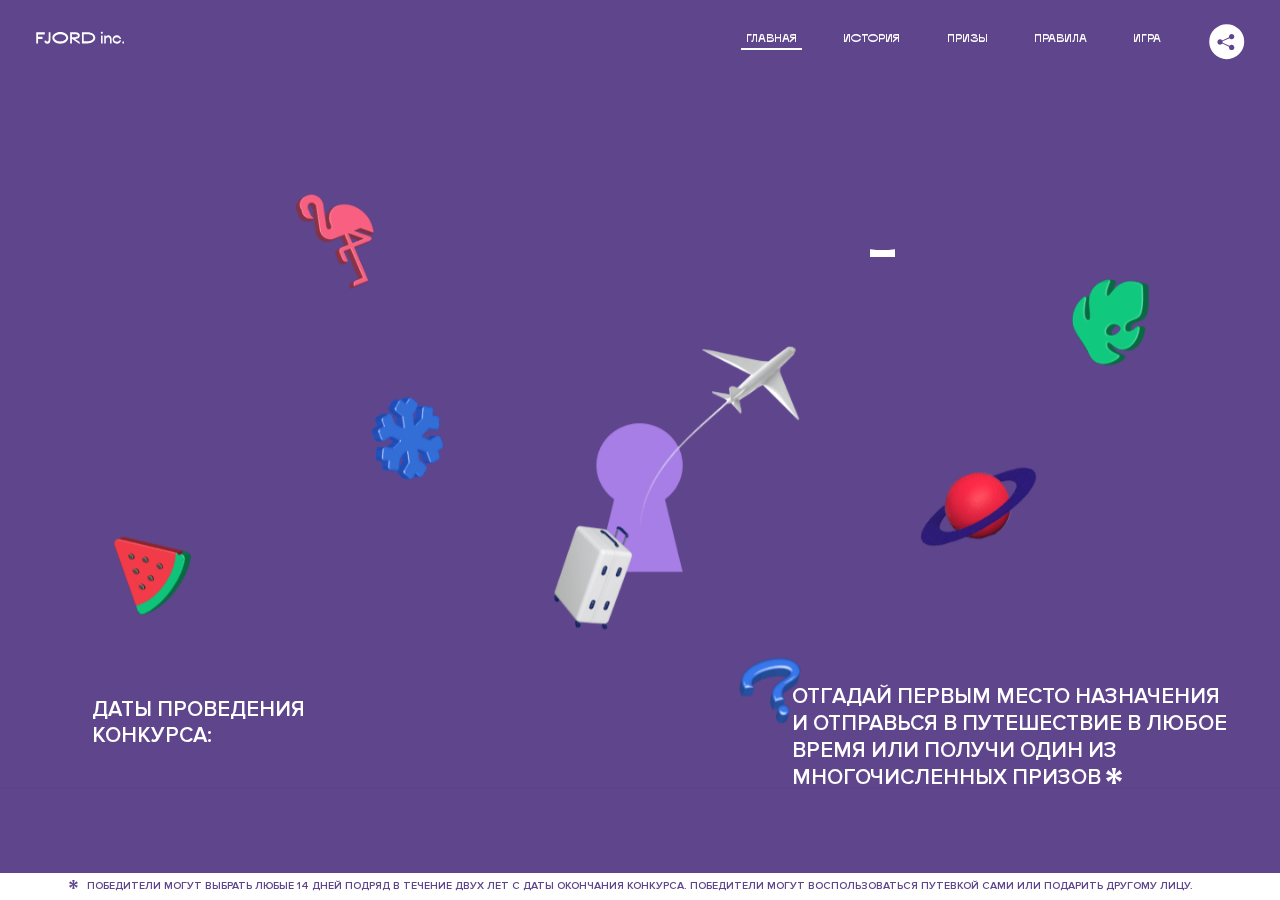
<file: 5/index.html>
<!DOCTYPE html>
<html lang="ru">
<head>
  <meta charset="UTF-8">
  <meta name="description" content="">
  <meta name="viewport" content="width=device-width, initial-scale=1.0">
  <meta http-equiv="X-UA-Compatible" content="ie=edge">
  <title>Mysterious Vacation</title>
  <link rel="stylesheet" href="css/style.min.css">
<link href="css/style.min.css" rel="stylesheet">  <base href="https://htmlacademy-animation.github.io/1708579-magic-vacation-1/5/">
</head>
<body>
 
  <header class="page-header js-header">
    <div class="page-header__wrapper">
      <a href="#" class="page-header__logo" aria-label="Перейти на страницу FJORD.Inc">
        <svg width="100" height="15" viewBox="0 0 100 15" fill="none" xmlns="http://www.w3.org/2000/svg">
          <path d="M0.26 1.4V14H2.276V8.906H7.334V6.44H2.276V3.848H9.872V1.4H0.26ZM12.733 14.36C15.127 14.36 16.243 12.65 16.243 9.5V1.4H14.263V8.96C14.263 11.21 13.723 11.876 12.733 11.876C11.833 11.876 11.473 11.3 11.347 10.58L9.36702 10.94C9.63702 13.046 10.663 14.36 12.733 14.36ZM18.3918 7.7C18.3918 11.372 22.3878 14.36 27.3198 14.36C32.2518 14.36 36.2478 11.372 36.2478 7.7C36.2478 4.028 32.2518 1.04 27.3198 1.04C22.3878 1.04 18.3918 4.028 18.3918 7.7ZM20.6058 7.7C20.6058 5.378 23.6118 3.524 27.3198 3.524C30.9918 3.524 33.9798 5.378 33.9798 7.7C33.9798 10.004 30.9918 11.858 27.3198 11.858C23.6118 11.858 20.6058 10.004 20.6058 7.7ZM40.403 14V8.906H40.799L49.079 14.702V12.38L44.039 8.906H44.201C47.999 8.906 49.277 7.304 49.277 5.162C49.277 3.092 47.999 1.4 44.201 1.4H38.387V14H40.403ZM43.535 3.722C45.785 3.722 47.045 4.136 47.045 5.432C47.045 6.764 45.785 7.034 43.535 7.034H40.403V3.722H43.535ZM51.6936 1.382V14H57.8676C62.7456 14 66.7236 11.534 66.7236 7.7C66.7236 3.848 62.7456 1.382 57.8676 1.382H51.6936ZM53.7096 11.624V3.722H57.5436C61.5396 3.722 64.4916 5.018 64.4916 7.7C64.4916 10.238 61.5396 11.624 57.5436 11.624H53.7096ZM73.1832 14.018H74.9832V5H73.1832V14.018ZM72.9132 1.976C72.9132 2.57 73.3992 3.092 74.0832 3.092C74.7492 3.092 75.2352 2.57 75.2352 1.976C75.2352 1.382 74.7672 0.805999 74.0832 0.805999C73.3812 0.805999 72.9132 1.382 72.9132 1.976ZM76.7867 14H78.5687V9.104C78.7487 8.006 79.5947 6.962 81.0887 6.962C82.1147 6.962 83.2667 7.448 83.2667 9.554V14H85.0487V9.014C85.0487 6.152 83.2307 4.73 81.3587 4.73C79.9187 4.73 79.0727 5.558 78.5687 6.854V5H76.7867V14ZM90.9898 14.27C93.5098 14.27 95.3818 12.506 95.7238 10.328H94.0498C93.7258 11.3 92.6998 12.02 90.9898 12.02C88.8478 12.02 87.7678 10.922 87.7678 9.59C87.7678 8.24 88.8478 6.962 90.9898 6.962C92.7538 6.962 93.7978 7.844 94.0858 8.924H95.7418C95.4358 6.71 93.6178 4.73 90.9898 4.73C88.0918 4.73 86.1298 7.124 86.1298 9.59C86.1298 12.074 88.1278 14.27 90.9898 14.27ZM97.0693 12.938C97.0693 13.658 97.5553 14.144 98.2753 14.144C98.9953 14.144 99.4813 13.658 99.4813 12.938C99.4813 12.2 98.9953 11.714 98.2753 11.714C97.5553 11.714 97.0693 12.2 97.0693 12.938Z" fill="currentColor"></path>
        </svg>
      </a>
      <button class="page-header__toggler js-menu-toggler" type="button" aria-label="Управление мобильным меню"><span>Меню</span></button>
      <nav class="page-header__nav">
        <div class="page-header__menu js-menu" id="menu">
          <ul>
            <li>
              <a class="js-menu-link active" href="#top" data-href="top">главная</a>
            </li>
            <li>
              <a class="js-menu-link" href="#story" data-href="story">история</a>
            </li>
            <li>
              <a class="js-menu-link" href="#prizes" data-href="prizes">призы</a>
            </li>
            <li>
              <a class="js-menu-link" href="#rules" data-href="rules">правила</a>
            </li>
            <li>
              <a class="js-menu-link" href="#game" data-href="game">игра</a>
            </li>
          </ul>
        </div>
        <div class="page-header__social">
          <div class="social-block js-social-block">
            <button class="social-block__toggler" aria-label="Управлять блоком с социальными кнопками">
              <svg width="26" height="22" viewBox="0 0 27 22" fill="none" xmlns="http://www.w3.org/2000/svg">
                <path d="M19.6721 7.43664C21.6273 7.43664 23.213 5.85095 23.213 3.89566C23.213 1.94037 21.6273 0.354675 19.6721 0.354675C17.7168 0.354675 16.1311 1.94037 16.1311 3.89566C16.1311 4.19968 16.1728 4.49178 16.2458 4.77345L7.21751 8.95527C6.57519 8.05214 5.52303 7.46049 4.33078 7.46049C2.37549 7.46049 0.789795 9.04618 0.789795 11.0015C0.789795 12.9568 2.37549 14.5425 4.33078 14.5425C5.52303 14.5425 6.57668 13.9508 7.21751 13.0477L16.2458 17.2295C16.1743 17.5112 16.1311 17.8033 16.1311 18.1073C16.1311 20.0626 17.7168 21.6483 19.6721 21.6483C21.6273 21.6483 23.213 20.0626 23.213 18.1073C23.213 16.152 21.6273 14.5663 19.6721 14.5663C18.4798 14.5663 17.4262 15.158 16.7853 16.0611L7.75701 11.8793C7.82854 11.5976 7.87176 11.3055 7.87176 11.0015C7.87176 10.6974 7.83003 10.4053 7.75701 10.1237L16.7853 5.94186C17.4262 6.84499 18.4783 7.43664 19.6721 7.43664Z" fill="currentColor"></path>
              </svg>
            </button>
            <ul class="social-block__list">
              <li>
                <a class="social-block__link social-block__link--fb" href="#" aria-label="Мы на Facebook">
                  <svg width="8" height="17" viewBox="0 0 8 17" fill="none" xmlns="http://www.w3.org/2000/svg">
                    <path d="M4.24646 16.9899H1.09275L1.05793 8.49828H0V5.30707H1.05793V3.81124C1.05793 1.42084 2.57654 0 5.21735 0H7.41758V3.18585H5.30841C4.28262 3.18585 4.2478 3.48582 4.2478 4.24914V5.30707H7.42964L7.16716 8.49828H4.2478V16.9899H4.24646Z" fill="currentColor"></path>
                  </svg>
                </a>
              </li>
              <li>
                <a class="social-block__link social-block__link--insta" href="#" aria-label="Мы в Instagram">
                  <svg width="15" height="15" viewBox="0 0 15 15" fill="none" xmlns="http://www.w3.org/2000/svg">
                    <path d="M11.0197 0H4.19806C2.14246 0 0.471191 1.66993 0.471191 3.72285V10.5499C0.471191 12.6082 2.14112 14.2727 4.19806 14.2727H11.0197C13.0753 14.2727 14.7466 12.6082 14.7466 10.5499V3.72285C14.7466 1.67127 13.0753 0 11.0197 0ZM11.0197 12.4849H4.19806C3.13076 12.4849 2.26432 11.6158 2.26432 10.5512V3.72419C2.26432 2.65956 3.13076 1.79715 4.19806 1.79715H11.0197C12.087 1.79715 12.9535 2.6609 12.9535 3.72419V10.5512C12.9535 11.6145 12.087 12.4849 11.0197 12.4849Z" fill="currentColor"></path>
                    <path d="M7.60887 3.11084C5.38989 3.11084 3.58203 4.9187 3.58203 7.14036C3.58203 9.35532 5.38989 11.1645 7.60887 11.1645C9.83053 11.1645 11.6357 9.35666 11.6357 7.14036C11.6357 4.9187 9.83053 3.11084 7.60887 3.11084ZM7.60887 9.36871C6.37551 9.36871 5.37784 8.37372 5.37784 7.14036C5.37784 5.90699 6.37551 4.90665 7.60887 4.90665C8.83822 4.90665 9.84259 5.90833 9.84259 7.14036C9.84392 8.37238 8.83822 9.36871 7.60887 9.36871Z" fill="currentColor"></path>
                    <path d="M11.3573 2.35962C10.8256 2.35962 10.3931 2.79752 10.3931 3.32381C10.3931 3.85546 10.8256 4.29336 11.3573 4.29336C11.8862 4.29336 12.3215 3.85546 12.3215 3.32381C12.3215 2.79752 11.8862 2.35962 11.3573 2.35962Z" fill="currentColor"></path>
                  </svg>
                </a>
              </li>
              <li>
                <a class="social-block__link social-block__link--vk" href="#" aria-label="Мы ВКонтакте">
                  <svg width="17" height="10" viewBox="0 0 17 10" fill="none" xmlns="http://www.w3.org/2000/svg">
                    <path d="M14.1234 4.9002C14.1234 4.9002 16.3623 1.72708 16.5866 0.680242C16.6595 0.312285 16.4947 0.103188 16.1069 0.103188C16.1069 0.103188 14.8193 0.103188 14.168 0.103188C13.7235 0.103188 13.5587 0.293278 13.4235 0.579768C13.4235 0.579768 12.3724 2.82553 11.0969 4.24712C10.6861 4.70333 10.4781 4.84318 10.2511 4.84318C10.0646 4.84318 9.98625 4.6911 9.98625 4.27834V0.649016C9.98625 0.147997 9.92545 0.00135496 9.5066 0.00135496H6.39628C6.15578 0.00135496 6.0085 0.134417 6.0085 0.324506C6.0085 0.801084 6.73406 0.908351 6.73406 2.20231V4.87305C6.73406 5.40529 6.70569 5.61575 6.45303 5.61575C5.78016 5.61575 4.19528 3.30618 3.30623 0.678887C3.12923 0.145282 2.93737 0 2.43475 0H0.486409C0.205373 0 0 0.190085 0 0.476576C0 0.991172 0.60666 3.40801 2.99277 6.64358C4.59927 8.8201 6.70569 10 8.60269 10C9.76196 10 10.0416 9.80312 10.0416 9.31432V7.63883C10.0416 7.22607 10.2065 7.04956 10.4429 7.04956C10.7078 7.04956 11.1847 7.13238 12.2805 8.22268C13.5843 9.47862 13.6762 10 14.3896 10H16.5676C16.7919 10 17 9.89273 17 9.52342C17 9.02919 16.3623 8.15343 15.384 7.10659C14.9801 6.56755 14.3302 5.98914 14.1248 5.72301C13.8275 5.40801 13.9154 5.23014 14.1234 4.9002Z" fill="currentColor"></path>
                  </svg>
                </a>
              </li>
            </ul>
          </div>
        </div>
      </nav>
    </div>
  </header>

  <main class="page-content">

    <section class="animation-screen"></section>

    <section class="screen screen--hidden screen--intro js-scrollspy" id="top">
      <div class="screen__wrapper">
        <div class="intro">
          <h1 class="intro__title">Таинственный отпуск</h1>
          <div class="intro__content">
            <div class="intro__info">
              <p class="intro__label">Даты проведения конкурса:</p>
              <p class="intro__date">01 — 31.05 / 2020</p>
            </div>
            <div class="intro__message">
              <p>
                Отгадай первым место назначения и&nbsp;отправься в&nbsp;путешествие в&nbsp;любое время или получи один из многочисленных призов
                <svg width="16" height="16" viewBox="0 0 10 10" fill="none" xmlns="http://www.w3.org/2000/svg">
                  <path d="M0 6.35337L3.90271 4.99012L0 3.64663L1.34615 1.32374L4.44287 4.01073L3.67364 0H6.34615L5.57692 4.01073L8.65385 1.32374L10 3.64663L6.13405 4.99012L10 6.35337L8.65385 8.65651L5.57692 5.98927L6.34615 10H3.67364L4.44287 5.96952L1.34615 8.65651L0 6.35337Z" fill="currentColor"></path>
                </svg>
              </p>
            </div>
          </div>
        </div>
      </div>
      <div class="screen__footer js-footer">
        <button class="screen__footer-enlarge js-footer-toggler" type="button" aria-label="Показать сообщение">
          <svg width="10" height="10" viewBox="0 0 10 10" fill="none" xmlns="http://www.w3.org/2000/svg">
            <path d="M0 6.35337L3.90271 4.99012L0 3.64663L1.34615 1.32374L4.44287 4.01073L3.67364 0H6.34615L5.57692 4.01073L8.65385 1.32374L10 3.64663L6.13405 4.99012L10 6.35337L8.65385 8.65651L5.57692 5.98927L6.34615 10H3.67364L4.44287 5.96952L1.34615 8.65651L0 6.35337Z" fill="currentColor"></path>
          </svg>
        </button>
        <button class="screen__footer-collapse js-footer-toggler" type="button" aria-label="Скрыть сообщение">
          <svg width="13" height="13" viewBox="0 0 13 13" fill="none" xmlns="http://www.w3.org/2000/svg">
            <line x1="12.3536" y1="0.353553" x2="0.738349" y2="11.9688" stroke="currentColor"></line>
            <line x1="0.738319" y1="0.539925" x2="12.3535" y2="12.1551" stroke="currentColor"></line>
          </svg>
        </button>
        <div class="screen__footer-wrapper">
          <div class="screen__footer-announce">
            <p class="screen__footer-label">Даты проведения конкурса:</p>
            <p class="screen__footer-date">01 — 31.05 / 2020</p>
          </div>
          <div class="screen__footer-note">
            <p>
              <svg width="10" height="10" viewBox="0 0 10 10" fill="none" xmlns="http://www.w3.org/2000/svg">
                <path d="M0 6.35337L3.90271 4.99012L0 3.64663L1.34615 1.32374L4.44287 4.01073L3.67364 0H6.34615L5.57692 4.01073L8.65385 1.32374L10 3.64663L6.13405 4.99012L10 6.35337L8.65385 8.65651L5.57692 5.98927L6.34615 10H3.67364L4.44287 5.96952L1.34615 8.65651L0 6.35337Z" fill="currentColor"></path>
              </svg>
              <span>Победители могут выбрать любые 14 дней подряд в&nbsp;течение двух лет с&nbsp;даты окончания конкурса. Победители могут воспользоваться путевкой сами или подарить другому лицу.</span>
            </p>
          </div>
        </div>
      </div>
    </section>

    <section class="screen screen--hidden screen--story js-scrollspy" id="story">
      <div class="story_to_prize"></div>

      <div class="slider swiper-container js-slider">

        <div class="swiper-wrapper">

          <div class="slider__item swiper-slide">
            <h2 class="slider__item-title">История</h2>
            <p class="slider__item-text">Джеймс Таргет был основателем компании &laquo;Fjord Inc.&raquo;. С&nbsp;1965 года &laquo;Fjord Inc.&raquo; прославилась надёжными и&nbsp;удобными чемоданами и&nbsp;аксессуарами для туристов.</p>
          </div>

          <div class="slider__item swiper-slide">
            <p class="slider__item-text">Когда Джеймсу было 7&nbsp;лет, в&nbsp;их&nbsp;доме гостил дядюшка и&nbsp;развлекал детей рассказами о&nbsp;своей поездке в&nbsp;место, показавшееся малышу Таргету невероятным. Тогда Джеймс решил, что однажды посетит его, но&nbsp;не&nbsp;будет рассказывать о&nbsp;мечте, пока не&nbsp;осуществит.</p>
          </div>

          <div class="slider__item swiper-slide">
            <p class="slider__item-text">Джеймс Таргет стал увлеченным путешественником. Он&nbsp;посетил 5&nbsp;континентов, 126&nbsp;стран.</p>
          </div>

          <div class="slider__item swiper-slide">
            <p class="slider__item-text">Он&nbsp;сплавлялся по&nbsp;Амазонке и&nbsp;погружался в&nbsp;пещеры Франции, медитировал в&nbsp;горах Тибета и&nbsp;пожимал руку вождя племени Акугауа.</p>
          </div>

          <div class="slider__item swiper-slide">
            <p class="slider__item-text">Из&nbsp;своих поездок Джеймс Таргет привозил идеи, как сделать свои чемоданы &laquo;Fjord Inc.&raquo; удобными и&nbsp;приспособленными к&nbsp;разным дорожным условиям.</p>
          </div>

          <div class="slider__item swiper-slide">
            <p class="slider__item-text">Всё это время Джеймс не&nbsp;оставлял идею поездки своей мечты. Однако, как только он&nbsp;брался за&nbsp;планирование, возникали препятствия, не&nbsp;позволяющие отправиться туда.</p>
          </div>

          <div class="slider__item swiper-slide">
            <p class="slider__item-text">В&nbsp;возрасте 67&nbsp;лет Джеймс Таргет попал под лавину и&nbsp;погиб. В&nbsp;своём завещании он&nbsp;поручил отправить в&nbsp;заветное путешествие трёх смельчаков, единых с&nbsp;ним духом.</p>
          </div>

          <div class="slider__item swiper-slide">
            <p class="slider__item-text">Тех, кто сможет узнать таинственное место, задавая вопросы специально обученному ИИ&nbsp;&laquo;Соне&raquo;, ждет фантастическое путешествие.</p>
          </div>
        </div>
        <div class="slider__controls">
          <button class="slider__control slider__control--prev js-control-prev" type="button" aria-label="Показать предыдущую историю">
            <svg width="12" height="22" viewBox="0 0 12 22" fill="none" xmlns="http://www.w3.org/2000/svg">
              <path d="M11 1L1 11L11 21" stroke="currentColor" stroke-width="2" stroke-linejoin="round"></path>
            </svg>
          </button>
          <button class="slider__control slider__control--next js-control-next" type="button" aria-label="Показать следующую историю">
            <svg width="12" height="22" viewBox="0 0 12 22" fill="none" xmlns="http://www.w3.org/2000/svg">
              <path d="M1 1L11 11L1 21" stroke="currentColor" stroke-width="2" stroke-linejoin="round"></path>
            </svg>
          </button>
        </div>
        <div class="slider__pagination swiper-pagination"></div>
      </div>
    </section>

    <section class="screen screen--hidden screen--prizes js-scrollspy" id="prizes">
      <div class="screen__wrapper">
        <div class="prizes">
          <h2 class="prizes__title">ПРизы</h2>
          <div class="prizes__lead">
            <p>Найди ответ и&nbsp;получи один из&nbsp;призов:</p>
          </div>
          <ul class="prizes__list">
            <li class="prizes__item prizes__item--journeys">
              <div class="prizes__icon">
                <picture>
                  <source srcset="img/prize1-mob.svg" media="(orientation: portrait)">
                  <img src="img/prize1.svg" alt="">
                </picture>
              </div>
              <p class="prizes__desc">
                <b>3</b>
                <span>загадочных путешествия</span>
              </p>
            </li>
            <li class="prizes__item prizes__item--cases">
              <div class="prizes__icon">
                <picture>
                  <source srcset="img/prize2-mob.svg" media="(orientation: portrait)">
                  <img src="img/prize2.svg" alt="">
                </picture>
              </div>
              <p class="prizes__desc">
                <b>7</b>
                <span>надежных чемоданов</span>
              </p>
            </li>
            <li class="prizes__item prizes__item--codes">
              <div class="prizes__icon">
                <picture>
                  <source srcset="img/prize3-mob.svg" media="(orientation: portrait)">
                  <img src="img/prize3.svg" alt="">
                </picture>
              </div>
              <p class="prizes__desc">
                <b>900</b>
                <span>
                  промокодов на&nbsp;скидку 15%
                  <svg width="10" height="10" viewBox="0 0 10 10" fill="none" xmlns="http://www.w3.org/2000/svg">
                    <path d="M0 6.35337L3.90271 4.99012L0 3.64663L1.34615 1.32374L4.44287 4.01073L3.67364 0H6.34615L5.57692 4.01073L8.65385 1.32374L10 3.64663L6.13405 4.99012L10 6.35337L8.65385 8.65651L5.57692 5.98927L6.34615 10H3.67364L4.44287 5.96952L1.34615 8.65651L0 6.35337Z" fill="currentColor"></path>
                  </svg>
                </span>
              </p>
            </li>
          </ul>
        </div>
      </div>
      <div class="screen__footer js-footer">
        <button class="screen__footer-enlarge js-footer-toggler" type="button" aria-label="Показать сообщение">
          <svg width="10" height="10" viewBox="0 0 10 10" fill="none" xmlns="http://www.w3.org/2000/svg">
            <path d="M0 6.35337L3.90271 4.99012L0 3.64663L1.34615 1.32374L4.44287 4.01073L3.67364 0H6.34615L5.57692 4.01073L8.65385 1.32374L10 3.64663L6.13405 4.99012L10 6.35337L8.65385 8.65651L5.57692 5.98927L6.34615 10H3.67364L4.44287 5.96952L1.34615 8.65651L0 6.35337Z" fill="currentColor"></path>
          </svg>
        </button>
        <button class="screen__footer-collapse js-footer-toggler" type="button" aria-label="Скрыть сообщение">
          <svg width="13" height="13" viewBox="0 0 13 13" fill="none" xmlns="http://www.w3.org/2000/svg">
            <line x1="12.3536" y1="0.353553" x2="0.738349" y2="11.9688" stroke="currentColor"></line>
            <line x1="0.738319" y1="0.539925" x2="12.3535" y2="12.1551" stroke="currentColor"></line>
          </svg>
        </button>
        <div class="screen__footer-wrapper">
          <div class="screen__footer-announce">
            <p class="screen__footer-label">Даты проведения конкурса:</p>
            <p class="screen__footer-date">01 — 31.05 / 2020</p>
          </div>
          <div class="screen__footer-note">
            <p>
              <svg width="10" height="10" viewBox="0 0 10 10" fill="none" xmlns="http://www.w3.org/2000/svg">
                <path d="M0 6.35337L3.90271 4.99012L0 3.64663L1.34615 1.32374L4.44287 4.01073L3.67364 0H6.34615L5.57692 4.01073L8.65385 1.32374L10 3.64663L6.13405 4.99012L10 6.35337L8.65385 8.65651L5.57692 5.98927L6.34615 10H3.67364L4.44287 5.96952L1.34615 8.65651L0 6.35337Z" fill="currentColor"></path>
              </svg>
              <span>Скидка&nbsp;15% на&nbsp;единоразовое приобретение путёвки с&nbsp;1&nbsp;июня 2020 по&nbsp;31&nbsp;мая 2022&nbsp;года. Суммируется с&nbsp;другими акциями</span>
            </p>
          </div>
        </div>
      </div>
    </section>

    <section class="screen screen--hidden screen--rules js-scrollspy" id="rules">
      <div class="screen__wrapper">
        <div class="rules">
          <h2 class="rules__title">Правила</h2>
          <div class="rules__lead">
            <p>Для того чтобы получить наследство Джеймса Таргета, тебе нужно выведать у&nbsp;&laquo;Сони&raquo;, куда предстоит отправиться тебе в&nbsp;случае победы</p>
          </div>
          <ol class="rules__list">
            <li class="rules__item">
              <p>Тебе отводится <br>5&nbsp;минут</p>
            </li>
            <li class="rules__item">
              <p>Задавай любые вопросы в&nbsp;текстовом поле</p>
            </li>
            <li class="rules__item">
              <p>Нажимай кнопку &laquo;Узнать&raquo;, чтобы получить ответ</p>
            </li>
            <li class="rules__item">
              <p>&laquo;Соня&raquo; может отвечать только&nbsp;Да или Нет</p>
            </li>
          </ol>
          <a href="#game" class="rules__link btn">Погнали!</a>
        </div>
      </div>
      <div class="screen__disclaimer">
        <div class="disclaimer">
          <ul>
            <li>
              <a href="#">Правовая информация</a>
            </li>
            <li>
              <a href="#">Подробные правила</a>
            </li>
          </ul>
        </div>
      </div>
    </section>

    <section class="screen screen--hidden screen--game js-scrollspy" id="game">
      <div class="screen__wrapper">
        <div class="game">
          <div class="game__header">
            <h2 class="game__title">Игра</h2>
            <div class="game__counter">
              <span>05</span>:<span>00</span>
            </div>
          </div>
          <div class="game__body">
            <div class="chat">
              <div class="chat__body js-chat">
                <ul class="chat__list" id="messages"></ul>
              </div>
              <div class="chat__footer">
                <form action="#" method="post" class="form" id="message-form">
                  <label for="message-field" class="visually-hidden">Поле для ввода вопроса</label>
                  <input type="text" class="form__field" id="message-field">
                  <button class="form__button btn">
                    Узнать
                    <svg width="18" height="19" viewBox="0 0 18 19" fill="none" xmlns="http://www.w3.org/2000/svg">
                      <path stroke="currentColor" stroke-width="2" d="M9 19V1"></path>
                      <path d="M1 9l8-8 8 8" stroke="currentColor" stroke-width="2" stroke-linejoin="round"></path>
                    </svg>
                  </button>
                </form>
              </div>
            </div>
          </div>
          <!-- временные кнопки для показа результата -->
          <div class="game__buttons">
            <button class="game__button btn js-show-result" type="button" data-target="result">Положительный результат</button>
            <button class="game__button btn js-show-result" type="button" data-target="result2">Положительный результат - 2</button>
            <button class="game__button btn js-show-result" type="button" data-target="result3">Отрицательный результат</button>
          </div>
        </div>
      </div>
    </section>

    <section class="screen screen--hidden screen--result" id="result">
      <div class="screen__wrapper">
        <div class="result result--trip">
          <div class="result__image">
            <picture>
              <source srcset="img/result1-mob.png 1x, img/result1-mob@2x.png 2x" media="(max-width: 768px) and (orientation: portrait)">
              <img src="img/result1.png" srcset="img/result1@2x.png 2x" alt="">
            </picture>
          </div>
          <h2 class="result__title">
            <span class="visually-hidden">ПОбеда!</span>
            <svg xmlns="http://www.w3.org/2000/svg" viewBox="0 0 568.85 109.24">
              <path d="M16,24.44V92H2.6V8H75V92H61.52V24.44H16Z" transform="translate(-2.1 -1.5)" fill="none" stroke="currentColor"></path>
              <path d="M148.76,5.6c32.88,0,59.52,19.92,59.52,44.4s-26.64,44.4-59.52,44.4S89.24,74.48,89.24,50,115.88,5.6,148.76,5.6Zm0,72.12c24.48,0,44.4-12.36,44.4-27.72s-19.92-27.84-44.4-27.84C124,22.16,104,34.52,104,50S124,77.72,148.76,77.72Z" transform="translate(-2.1 -1.5)" fill="none" stroke="currentColor"></path>
              <path d="M287.36,8V24.44H236v14.4h25.32c25.44,0,34,11.16,34,26.52,0,15.6-8.52,26.64-34,26.64H222.56V8h64.8ZM256.88,76.52c15.12,0,23.52-2,23.52-11.52S272,54.44,256.88,54.44H236V76.52h20.88Z" transform="translate(-2.1 -1.5)" fill="none" stroke="currentColor"></path>
              <path d="M371.47,8V24.44H320.84V41.6h33.6V58h-33.6V75.56h50.64V92H307.4V8h64.08Z" transform="translate(-2.1 -1.5)" fill="none" stroke="currentColor"></path>
              <path d="M382.39,110.24V75.56h7.44c4.56-4.68,7.8-18.36,8.76-56L399,8h48.6V75.56h10v34.68H442.87V92H397v18.24H382.39Zm51.72-34.68V24.44H411.55v3.12c-0.48,22.44-3.24,37.68-7.2,48h29.76Z" transform="translate(-2.1 -1.5)" fill="none" stroke="currentColor"></path>
              <path d="M463.75,92l28-84h27.12l28.08,84H533.47l-7.8-23.52h-37.8L480.07,92H463.75Zm56.64-40L507,11.84,493.51,52h26.88Z" transform="translate(-2.1 -1.5)" fill="none" stroke="currentColor"></path>
              <path d="M554.12,70.4L555.55,2H569l1.44,68.4H554.12Zm8.28,6.36c4.8,0,8,3.24,8,8.16a8,8,0,1,1-16.08,0C554.35,80,557.59,76.76,562.39,76.76Z" transform="translate(-2.1 -1.5)" fill="none" stroke="currentColor"></path>
            </svg>
          </h2>
          <div class="result__text">
            <p>ты&nbsp;отправляешься в&nbsp;Арктику!</p>
          </div>
          <div class="result__form">
            <form action="#" method="post" class="form form--result">
              <label for="email-field" class="form__label">зарегистрируй результат</label>
              <input type="email" class="form__field" id="email-field" placeholder="e-mail для регистации результата и получения приза" required="">
              <button class="form__button btn">
                отправить
                <svg width="18" height="19" viewBox="0 0 18 19" fill="none" xmlns="http://www.w3.org/2000/svg">
                  <path stroke="currentColor" stroke-width="2" d="M9 19V1"></path>
                  <path d="M1 9l8-8 8 8" stroke="currentColor" stroke-width="2" stroke-linejoin="round"></path>
                </svg>
              </button>
            </form>
          </div>
        </div>
      </div>
    </section>
  
    <section class="screen screen--hidden screen--result" id="result2">
      <div class="screen__wrapper">
        <div class="result result--prize">
          <div class="result__image">
            <picture>
              <source srcset="img/result2-mob.png 1x, img/result2-mob@2x.png 2x" media="(max-width: 768px) and (orientation: portrait)">
              <!-- <img src="img/result2.png" srcset="img/result2@2x.png 2x" alt=""> -->
              <img class="flamingo_img" src="img/module-2/win-suitcase/flamingo.png" alt="">
              <img class="leaf1_img" src="img/module-2/win-suitcase/leaf blue 1.png" alt="">
              <img class="leaf2_img" src="img/module-2/win-suitcase/leaf blue 2.png" alt="">
              <img class="leaf_img" src="img/module-2/win-suitcase/leaf green.png" alt="">
              <img class="suitcase_img" src="img/module-2/win-suitcase/suitcase.png" alt="">
            </picture>
          </div>
          <h2 class="result__title">
            <span class="visually-hidden">ПОбеда!</span>
            <svg xmlns="http://www.w3.org/2000/svg" viewBox="0 0 568.85 109.24">
              <path d="M16,24.44V92H2.6V8H75V92H61.52V24.44H16Z" transform="translate(-2.1 -1.5)" fill="none" stroke="currentColor"></path>
              <path d="M148.76,5.6c32.88,0,59.52,19.92,59.52,44.4s-26.64,44.4-59.52,44.4S89.24,74.48,89.24,50,115.88,5.6,148.76,5.6Zm0,72.12c24.48,0,44.4-12.36,44.4-27.72s-19.92-27.84-44.4-27.84C124,22.16,104,34.52,104,50S124,77.72,148.76,77.72Z" transform="translate(-2.1 -1.5)" fill="none" stroke="currentColor"></path>
              <path d="M287.36,8V24.44H236v14.4h25.32c25.44,0,34,11.16,34,26.52,0,15.6-8.52,26.64-34,26.64H222.56V8h64.8ZM256.88,76.52c15.12,0,23.52-2,23.52-11.52S272,54.44,256.88,54.44H236V76.52h20.88Z" transform="translate(-2.1 -1.5)" fill="none" stroke="currentColor"></path>
              <path d="M371.47,8V24.44H320.84V41.6h33.6V58h-33.6V75.56h50.64V92H307.4V8h64.08Z" transform="translate(-2.1 -1.5)" fill="none" stroke="currentColor"></path>
              <path d="M382.39,110.24V75.56h7.44c4.56-4.68,7.8-18.36,8.76-56L399,8h48.6V75.56h10v34.68H442.87V92H397v18.24H382.39Zm51.72-34.68V24.44H411.55v3.12c-0.48,22.44-3.24,37.68-7.2,48h29.76Z" transform="translate(-2.1 -1.5)" fill="none" stroke="currentColor"></path>
              <path d="M463.75,92l28-84h27.12l28.08,84H533.47l-7.8-23.52h-37.8L480.07,92H463.75Zm56.64-40L507,11.84,493.51,52h26.88Z" transform="translate(-2.1 -1.5)" fill="none" stroke="currentColor"></path>
              <path d="M554.12,70.4L555.55,2H569l1.44,68.4H554.12Zm8.28,6.36c4.8,0,8,3.24,8,8.16a8,8,0,1,1-16.08,0C554.35,80,557.59,76.76,562.39,76.76Z" transform="translate(-2.1 -1.5)" fill="none" stroke="currentColor"></path>
            </svg>
          </h2>
          <div class="result__text">
            <p>чемодан &laquo;Fjord&nbsp;Inc.&raquo;&nbsp;твой</p>
          </div>
          <div class="result__form">
            <form action="#" method="post" class="form form--result">
              <label for="email-field2" class="form__label">зарегистрируй результат</label>
              <input type="email" class="form__field" id="email-field2" placeholder="e-mail для регистации результата и получения приза" required="">
              <button class="form__button btn">
                отправить
                <svg width="18" height="19" viewBox="0 0 18 19" fill="none" xmlns="http://www.w3.org/2000/svg">
                  <path stroke="currentColor" stroke-width="2" d="M9 19V1"></path>
                  <path d="M1 9l8-8 8 8" stroke="currentColor" stroke-width="2" stroke-linejoin="round"></path>
                </svg>
              </button>
            </form>
          </div>
        </div>
      </div>
    </section>

    <section class="screen screen--hidden screen--result" id="result3">
      <div class="screen__wrapper">
        <div class="result result--negative">
          <div class="result__image">
            <picture>
              <source srcset="img/result3-mob.png 1x, img/result3-mob@2x.png 2x" media="(max-width: 768px) and (orientation: portrait)">
              <img src="img/result3.png" srcset="img/result3@2x.png 2x" alt="">
            </picture>
          </div>
          <h2 class="result__title">
            <span class="visually-hidden">Не угадал!</span>
            <svg xmlns="http://www.w3.org/2000/svg" viewBox="0 0 660.77 109.24">
              <path d="M2.66,92V8H16.1V42.2H53.3V8H66.74V92H53.3V58.64H16.1V92H2.66Z" transform="translate(-2.16 -1.5)" fill="none" stroke="currentColor"></path>
              <path d="M147.62,8V24.44H97V41.6h33.6V58H97V75.56h50.64V92H83.54V8h64.08Z" transform="translate(-2.16 -1.5)" fill="none" stroke="currentColor"></path>
              <path d="M199.22,8l20.52,42.36L235.34,8h16.44l-31,84H204.38l9.48-25.92L185.78,8h13.44Z" transform="translate(-2.16 -1.5)" fill="none" stroke="currentColor"></path>
              <path d="M273.74,24.44V92H260.3V8h50.16V24.44H273.74Z" transform="translate(-2.16 -1.5)" fill="none" stroke="currentColor"></path>
              <path d="M307.1,92l28-84h27.12l28.08,84H376.82L369,68.48h-37.8L323.42,92H307.1Zm56.64-40L350.3,11.84,336.86,52h26.88Z" transform="translate(-2.16 -1.5)" fill="none" stroke="currentColor"></path>
              <path d="M396.38,110.24V75.56h7.44c4.56-4.68,7.8-18.36,8.76-56L412.94,8h48.6V75.56h10v34.68H456.86V92H411v18.24H396.38ZM448.1,75.56V24.44H425.54v3.12c-0.48,22.44-3.24,37.68-7.2,48H448.1Z" transform="translate(-2.16 -1.5)" fill="none" stroke="currentColor"></path>
              <path d="M477.74,92l28-84h27.12L560.9,92H547.46l-7.8-23.52h-37.8L494.06,92H477.74Zm56.64-40-13.44-40.2L507.5,52h26.88Z" transform="translate(-2.16 -1.5)" fill="none" stroke="currentColor"></path>
              <path d="M568.7,76.88a13.77,13.77,0,0,0,5,1c6.6,0,10.44-6.24,12-58.32L586.22,8h46.2V92H619V24.44H598.82l-0.12,3.12C597.14,81,589,94.4,573.74,94.4a28.55,28.55,0,0,1-6.72-.84Z" transform="translate(-2.16 -1.5)" fill="none" stroke="currentColor"></path>
              <path d="M646.1,70.4L647.54,2H661l1.44,68.4H646.1Zm8.28,6.36c4.8,0,8,3.24,8,8.16a8,8,0,0,1-16.08,0C646.34,80,649.58,76.76,654.38,76.76Z" transform="translate(-2.16 -1.5)" fill="none" stroke="currentColor"></path>
            </svg>
          </h2>
          <button class="result__button js-play" type="button">
            не сдавайся!
            <span>
              <svg width="27" height="22" viewBox="0 0 27 22" fill="none" xmlns="http://www.w3.org/2000/svg">
                <path d="M10.6899 1.47998C5.42992 1.47998 1.16992 5.73998 1.16992 11C1.16992 16.26 5.42992 20.52 10.6899 20.52C15.9499 20.52 20.2099 16.26 20.2099 11V7.13998" stroke="currentColor" stroke-width="2" stroke-miterlimit="10"></path>
                <path d="M15.1099 12.5099L20.1499 7.13989L25.3099 12.6299" stroke="currentColor" stroke-width="2" stroke-miterlimit="10" stroke-linejoin="round"></path>
              </svg>
            </span>
          </button>
        </div>
      </div>
    </section>

  </main>

<script src="js/script.js"></script></body>
</html>
</file>
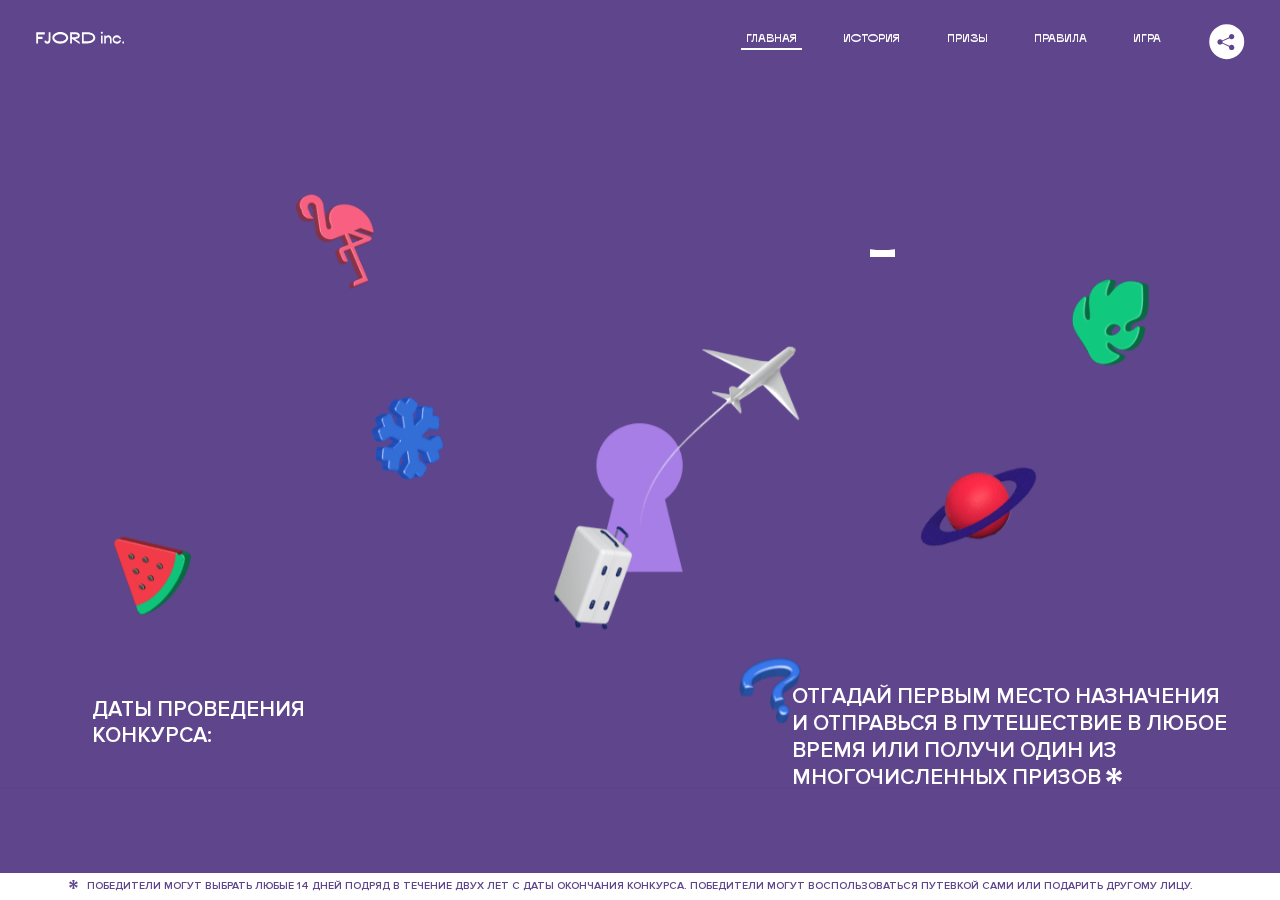
<file: 6/index.html>
<!DOCTYPE html>
<html lang="ru">
<head>
  <meta charset="UTF-8">
  <meta name="description" content="">
  <meta name="viewport" content="width=device-width, initial-scale=1.0">
  <meta http-equiv="X-UA-Compatible" content="ie=edge">
  <title>Mysterious Vacation</title>
  <link rel="stylesheet" href="css/style.min.css">
<link href="css/style.min.css" rel="stylesheet">  <base href="https://htmlacademy-animation.github.io/1708579-magic-vacation-1/6/">
</head>
<body>
 
  <header class="page-header js-header">
    <div class="page-header__wrapper">
      <a href="#" class="page-header__logo" aria-label="Перейти на страницу FJORD.Inc">
        <svg width="100" height="15" viewBox="0 0 100 15" fill="none" xmlns="http://www.w3.org/2000/svg">
          <path d="M0.26 1.4V14H2.276V8.906H7.334V6.44H2.276V3.848H9.872V1.4H0.26ZM12.733 14.36C15.127 14.36 16.243 12.65 16.243 9.5V1.4H14.263V8.96C14.263 11.21 13.723 11.876 12.733 11.876C11.833 11.876 11.473 11.3 11.347 10.58L9.36702 10.94C9.63702 13.046 10.663 14.36 12.733 14.36ZM18.3918 7.7C18.3918 11.372 22.3878 14.36 27.3198 14.36C32.2518 14.36 36.2478 11.372 36.2478 7.7C36.2478 4.028 32.2518 1.04 27.3198 1.04C22.3878 1.04 18.3918 4.028 18.3918 7.7ZM20.6058 7.7C20.6058 5.378 23.6118 3.524 27.3198 3.524C30.9918 3.524 33.9798 5.378 33.9798 7.7C33.9798 10.004 30.9918 11.858 27.3198 11.858C23.6118 11.858 20.6058 10.004 20.6058 7.7ZM40.403 14V8.906H40.799L49.079 14.702V12.38L44.039 8.906H44.201C47.999 8.906 49.277 7.304 49.277 5.162C49.277 3.092 47.999 1.4 44.201 1.4H38.387V14H40.403ZM43.535 3.722C45.785 3.722 47.045 4.136 47.045 5.432C47.045 6.764 45.785 7.034 43.535 7.034H40.403V3.722H43.535ZM51.6936 1.382V14H57.8676C62.7456 14 66.7236 11.534 66.7236 7.7C66.7236 3.848 62.7456 1.382 57.8676 1.382H51.6936ZM53.7096 11.624V3.722H57.5436C61.5396 3.722 64.4916 5.018 64.4916 7.7C64.4916 10.238 61.5396 11.624 57.5436 11.624H53.7096ZM73.1832 14.018H74.9832V5H73.1832V14.018ZM72.9132 1.976C72.9132 2.57 73.3992 3.092 74.0832 3.092C74.7492 3.092 75.2352 2.57 75.2352 1.976C75.2352 1.382 74.7672 0.805999 74.0832 0.805999C73.3812 0.805999 72.9132 1.382 72.9132 1.976ZM76.7867 14H78.5687V9.104C78.7487 8.006 79.5947 6.962 81.0887 6.962C82.1147 6.962 83.2667 7.448 83.2667 9.554V14H85.0487V9.014C85.0487 6.152 83.2307 4.73 81.3587 4.73C79.9187 4.73 79.0727 5.558 78.5687 6.854V5H76.7867V14ZM90.9898 14.27C93.5098 14.27 95.3818 12.506 95.7238 10.328H94.0498C93.7258 11.3 92.6998 12.02 90.9898 12.02C88.8478 12.02 87.7678 10.922 87.7678 9.59C87.7678 8.24 88.8478 6.962 90.9898 6.962C92.7538 6.962 93.7978 7.844 94.0858 8.924H95.7418C95.4358 6.71 93.6178 4.73 90.9898 4.73C88.0918 4.73 86.1298 7.124 86.1298 9.59C86.1298 12.074 88.1278 14.27 90.9898 14.27ZM97.0693 12.938C97.0693 13.658 97.5553 14.144 98.2753 14.144C98.9953 14.144 99.4813 13.658 99.4813 12.938C99.4813 12.2 98.9953 11.714 98.2753 11.714C97.5553 11.714 97.0693 12.2 97.0693 12.938Z" fill="currentColor"></path>
        </svg>
      </a>
      <button class="page-header__toggler js-menu-toggler" type="button" aria-label="Управление мобильным меню"><span>Меню</span></button>
      <nav class="page-header__nav">
        <div class="page-header__menu js-menu" id="menu">
          <ul>
            <li>
              <a class="js-menu-link active" href="#top" data-href="top">главная</a>
            </li>
            <li>
              <a class="js-menu-link" href="#story" data-href="story">история</a>
            </li>
            <li>
              <a class="js-menu-link" href="#prizes" data-href="prizes">призы</a>
            </li>
            <li>
              <a class="js-menu-link" href="#rules" data-href="rules">правила</a>
            </li>
            <li>
              <a class="js-menu-link" href="#game" data-href="game">игра</a>
            </li>
          </ul>
        </div>
        <div class="page-header__social">
          <div class="social-block js-social-block">
            <button class="social-block__toggler" aria-label="Управлять блоком с социальными кнопками">
              <svg width="26" height="22" viewBox="0 0 27 22" fill="none" xmlns="http://www.w3.org/2000/svg">
                <path d="M19.6721 7.43664C21.6273 7.43664 23.213 5.85095 23.213 3.89566C23.213 1.94037 21.6273 0.354675 19.6721 0.354675C17.7168 0.354675 16.1311 1.94037 16.1311 3.89566C16.1311 4.19968 16.1728 4.49178 16.2458 4.77345L7.21751 8.95527C6.57519 8.05214 5.52303 7.46049 4.33078 7.46049C2.37549 7.46049 0.789795 9.04618 0.789795 11.0015C0.789795 12.9568 2.37549 14.5425 4.33078 14.5425C5.52303 14.5425 6.57668 13.9508 7.21751 13.0477L16.2458 17.2295C16.1743 17.5112 16.1311 17.8033 16.1311 18.1073C16.1311 20.0626 17.7168 21.6483 19.6721 21.6483C21.6273 21.6483 23.213 20.0626 23.213 18.1073C23.213 16.152 21.6273 14.5663 19.6721 14.5663C18.4798 14.5663 17.4262 15.158 16.7853 16.0611L7.75701 11.8793C7.82854 11.5976 7.87176 11.3055 7.87176 11.0015C7.87176 10.6974 7.83003 10.4053 7.75701 10.1237L16.7853 5.94186C17.4262 6.84499 18.4783 7.43664 19.6721 7.43664Z" fill="currentColor"></path>
              </svg>
            </button>
            <ul class="social-block__list">
              <li>
                <a class="social-block__link social-block__link--fb" href="#" aria-label="Мы на Facebook">
                  <svg width="8" height="17" viewBox="0 0 8 17" fill="none" xmlns="http://www.w3.org/2000/svg">
                    <path d="M4.24646 16.9899H1.09275L1.05793 8.49828H0V5.30707H1.05793V3.81124C1.05793 1.42084 2.57654 0 5.21735 0H7.41758V3.18585H5.30841C4.28262 3.18585 4.2478 3.48582 4.2478 4.24914V5.30707H7.42964L7.16716 8.49828H4.2478V16.9899H4.24646Z" fill="currentColor"></path>
                  </svg>
                </a>
              </li>
              <li>
                <a class="social-block__link social-block__link--insta" href="#" aria-label="Мы в Instagram">
                  <svg width="15" height="15" viewBox="0 0 15 15" fill="none" xmlns="http://www.w3.org/2000/svg">
                    <path d="M11.0197 0H4.19806C2.14246 0 0.471191 1.66993 0.471191 3.72285V10.5499C0.471191 12.6082 2.14112 14.2727 4.19806 14.2727H11.0197C13.0753 14.2727 14.7466 12.6082 14.7466 10.5499V3.72285C14.7466 1.67127 13.0753 0 11.0197 0ZM11.0197 12.4849H4.19806C3.13076 12.4849 2.26432 11.6158 2.26432 10.5512V3.72419C2.26432 2.65956 3.13076 1.79715 4.19806 1.79715H11.0197C12.087 1.79715 12.9535 2.6609 12.9535 3.72419V10.5512C12.9535 11.6145 12.087 12.4849 11.0197 12.4849Z" fill="currentColor"></path>
                    <path d="M7.60887 3.11084C5.38989 3.11084 3.58203 4.9187 3.58203 7.14036C3.58203 9.35532 5.38989 11.1645 7.60887 11.1645C9.83053 11.1645 11.6357 9.35666 11.6357 7.14036C11.6357 4.9187 9.83053 3.11084 7.60887 3.11084ZM7.60887 9.36871C6.37551 9.36871 5.37784 8.37372 5.37784 7.14036C5.37784 5.90699 6.37551 4.90665 7.60887 4.90665C8.83822 4.90665 9.84259 5.90833 9.84259 7.14036C9.84392 8.37238 8.83822 9.36871 7.60887 9.36871Z" fill="currentColor"></path>
                    <path d="M11.3573 2.35962C10.8256 2.35962 10.3931 2.79752 10.3931 3.32381C10.3931 3.85546 10.8256 4.29336 11.3573 4.29336C11.8862 4.29336 12.3215 3.85546 12.3215 3.32381C12.3215 2.79752 11.8862 2.35962 11.3573 2.35962Z" fill="currentColor"></path>
                  </svg>
                </a>
              </li>
              <li>
                <a class="social-block__link social-block__link--vk" href="#" aria-label="Мы ВКонтакте">
                  <svg width="17" height="10" viewBox="0 0 17 10" fill="none" xmlns="http://www.w3.org/2000/svg">
                    <path d="M14.1234 4.9002C14.1234 4.9002 16.3623 1.72708 16.5866 0.680242C16.6595 0.312285 16.4947 0.103188 16.1069 0.103188C16.1069 0.103188 14.8193 0.103188 14.168 0.103188C13.7235 0.103188 13.5587 0.293278 13.4235 0.579768C13.4235 0.579768 12.3724 2.82553 11.0969 4.24712C10.6861 4.70333 10.4781 4.84318 10.2511 4.84318C10.0646 4.84318 9.98625 4.6911 9.98625 4.27834V0.649016C9.98625 0.147997 9.92545 0.00135496 9.5066 0.00135496H6.39628C6.15578 0.00135496 6.0085 0.134417 6.0085 0.324506C6.0085 0.801084 6.73406 0.908351 6.73406 2.20231V4.87305C6.73406 5.40529 6.70569 5.61575 6.45303 5.61575C5.78016 5.61575 4.19528 3.30618 3.30623 0.678887C3.12923 0.145282 2.93737 0 2.43475 0H0.486409C0.205373 0 0 0.190085 0 0.476576C0 0.991172 0.60666 3.40801 2.99277 6.64358C4.59927 8.8201 6.70569 10 8.60269 10C9.76196 10 10.0416 9.80312 10.0416 9.31432V7.63883C10.0416 7.22607 10.2065 7.04956 10.4429 7.04956C10.7078 7.04956 11.1847 7.13238 12.2805 8.22268C13.5843 9.47862 13.6762 10 14.3896 10H16.5676C16.7919 10 17 9.89273 17 9.52342C17 9.02919 16.3623 8.15343 15.384 7.10659C14.9801 6.56755 14.3302 5.98914 14.1248 5.72301C13.8275 5.40801 13.9154 5.23014 14.1234 4.9002Z" fill="currentColor"></path>
                  </svg>
                </a>
              </li>
            </ul>
          </div>
        </div>
      </nav>
    </div>
  </header>

  <main class="page-content">

    <section class="animation-screen"></section>

    <section class="screen screen--hidden screen--intro js-scrollspy" id="top">
      <div class="screen__wrapper">
        <div class="intro">
          <h1 class="intro__title">Таинственный отпуск</h1>
          <div class="intro__content">
            <div class="intro__info">
              <p class="intro__label">Даты проведения конкурса:</p>
              <p class="intro__date">01 — 31.05 / 2020</p>
            </div>
            <div class="intro__message">
              <p>
                Отгадай первым место назначения и&nbsp;отправься в&nbsp;путешествие в&nbsp;любое время или получи один из многочисленных призов
                <svg width="16" height="16" viewBox="0 0 10 10" fill="none" xmlns="http://www.w3.org/2000/svg">
                  <path d="M0 6.35337L3.90271 4.99012L0 3.64663L1.34615 1.32374L4.44287 4.01073L3.67364 0H6.34615L5.57692 4.01073L8.65385 1.32374L10 3.64663L6.13405 4.99012L10 6.35337L8.65385 8.65651L5.57692 5.98927L6.34615 10H3.67364L4.44287 5.96952L1.34615 8.65651L0 6.35337Z" fill="currentColor"></path>
                </svg>
              </p>
            </div>
          </div>
        </div>
      </div>
      <div class="screen__footer js-footer">
        <button class="screen__footer-enlarge js-footer-toggler" type="button" aria-label="Показать сообщение">
          <svg width="10" height="10" viewBox="0 0 10 10" fill="none" xmlns="http://www.w3.org/2000/svg">
            <path d="M0 6.35337L3.90271 4.99012L0 3.64663L1.34615 1.32374L4.44287 4.01073L3.67364 0H6.34615L5.57692 4.01073L8.65385 1.32374L10 3.64663L6.13405 4.99012L10 6.35337L8.65385 8.65651L5.57692 5.98927L6.34615 10H3.67364L4.44287 5.96952L1.34615 8.65651L0 6.35337Z" fill="currentColor"></path>
          </svg>
        </button>
        <button class="screen__footer-collapse js-footer-toggler" type="button" aria-label="Скрыть сообщение">
          <svg width="13" height="13" viewBox="0 0 13 13" fill="none" xmlns="http://www.w3.org/2000/svg">
            <line x1="12.3536" y1="0.353553" x2="0.738349" y2="11.9688" stroke="currentColor"></line>
            <line x1="0.738319" y1="0.539925" x2="12.3535" y2="12.1551" stroke="currentColor"></line>
          </svg>
        </button>
        <div class="screen__footer-wrapper">
          <div class="screen__footer-announce">
            <p class="screen__footer-label">Даты проведения конкурса:</p>
            <p class="screen__footer-date">01 — 31.05 / 2020</p>
          </div>
          <div class="screen__footer-note">
            <p>
              <svg width="10" height="10" viewBox="0 0 10 10" fill="none" xmlns="http://www.w3.org/2000/svg">
                <path d="M0 6.35337L3.90271 4.99012L0 3.64663L1.34615 1.32374L4.44287 4.01073L3.67364 0H6.34615L5.57692 4.01073L8.65385 1.32374L10 3.64663L6.13405 4.99012L10 6.35337L8.65385 8.65651L5.57692 5.98927L6.34615 10H3.67364L4.44287 5.96952L1.34615 8.65651L0 6.35337Z" fill="currentColor"></path>
              </svg>
              <span>Победители могут выбрать любые 14 дней подряд в&nbsp;течение двух лет с&nbsp;даты окончания конкурса. Победители могут воспользоваться путевкой сами или подарить другому лицу.</span>
            </p>
          </div>
        </div>
      </div>
    </section>

    <section class="screen screen--hidden screen--story js-scrollspy" id="story">
      <div class="story_to_prize"></div>

      <div class="slider swiper-container js-slider">

        <div class="swiper-wrapper">

          <div class="slider__item swiper-slide">
            <h2 class="slider__item-title">История</h2>
            <p class="slider__item-text">Джеймс Таргет был основателем компании &laquo;Fjord Inc.&raquo;. С&nbsp;1965 года &laquo;Fjord Inc.&raquo; прославилась надёжными и&nbsp;удобными чемоданами и&nbsp;аксессуарами для туристов.</p>
          </div>

          <div class="slider__item swiper-slide">
            <p class="slider__item-text">Когда Джеймсу было 7&nbsp;лет, в&nbsp;их&nbsp;доме гостил дядюшка и&nbsp;развлекал детей рассказами о&nbsp;своей поездке в&nbsp;место, показавшееся малышу Таргету невероятным. Тогда Джеймс решил, что однажды посетит его, но&nbsp;не&nbsp;будет рассказывать о&nbsp;мечте, пока не&nbsp;осуществит.</p>
          </div>

          <div class="slider__item swiper-slide">
            <p class="slider__item-text">Джеймс Таргет стал увлеченным путешественником. Он&nbsp;посетил 5&nbsp;континентов, 126&nbsp;стран.</p>
          </div>

          <div class="slider__item swiper-slide">
            <p class="slider__item-text">Он&nbsp;сплавлялся по&nbsp;Амазонке и&nbsp;погружался в&nbsp;пещеры Франции, медитировал в&nbsp;горах Тибета и&nbsp;пожимал руку вождя племени Акугауа.</p>
          </div>

          <div class="slider__item swiper-slide">
            <p class="slider__item-text">Из&nbsp;своих поездок Джеймс Таргет привозил идеи, как сделать свои чемоданы &laquo;Fjord Inc.&raquo; удобными и&nbsp;приспособленными к&nbsp;разным дорожным условиям.</p>
          </div>

          <div class="slider__item swiper-slide">
            <p class="slider__item-text">Всё это время Джеймс не&nbsp;оставлял идею поездки своей мечты. Однако, как только он&nbsp;брался за&nbsp;планирование, возникали препятствия, не&nbsp;позволяющие отправиться туда.</p>
          </div>

          <div class="slider__item swiper-slide">
            <p class="slider__item-text">В&nbsp;возрасте 67&nbsp;лет Джеймс Таргет попал под лавину и&nbsp;погиб. В&nbsp;своём завещании он&nbsp;поручил отправить в&nbsp;заветное путешествие трёх смельчаков, единых с&nbsp;ним духом.</p>
          </div>

          <div class="slider__item swiper-slide">
            <p class="slider__item-text">Тех, кто сможет узнать таинственное место, задавая вопросы специально обученному ИИ&nbsp;&laquo;Соне&raquo;, ждет фантастическое путешествие.</p>
          </div>
        </div>
        <div class="slider__controls">
          <button class="slider__control slider__control--prev js-control-prev" type="button" aria-label="Показать предыдущую историю">
            <svg width="12" height="22" viewBox="0 0 12 22" fill="none" xmlns="http://www.w3.org/2000/svg">
              <path d="M11 1L1 11L11 21" stroke="currentColor" stroke-width="2" stroke-linejoin="round"></path>
            </svg>
          </button>
          <button class="slider__control slider__control--next js-control-next" type="button" aria-label="Показать следующую историю">
            <svg width="12" height="22" viewBox="0 0 12 22" fill="none" xmlns="http://www.w3.org/2000/svg">
              <path d="M1 1L11 11L1 21" stroke="currentColor" stroke-width="2" stroke-linejoin="round"></path>
            </svg>
          </button>
        </div>
        <div class="slider__pagination swiper-pagination"></div>
      </div>
    </section>

    <section class="screen screen--hidden screen--prizes js-scrollspy" id="prizes">
      <div class="screen__wrapper">
        <div class="prizes">
          <h2 class="prizes__title">ПРизы</h2>
          <div class="prizes__lead">
            <p>Найди ответ и&nbsp;получи один из&nbsp;призов:</p>
          </div>
          <ul class="prizes__list">
            <li class="prizes__item prizes__item--journeys">
              <div class="prizes__icon">
                <picture>
                  <source srcset="img/prize1-mob.svg" media="(orientation: portrait)">
                  <img src="img/prize1.svg" alt="">
                </picture>
              </div>
              <p class="prizes__desc">
                <b>3</b>
                <span>загадочных путешествия</span>
              </p>
            </li>
            <li class="prizes__item prizes__item--cases">
              <div class="prizes__icon">
                <picture>
                  <source srcset="img/prize2-mob.svg" media="(orientation: portrait)">
                  <img src="img/prize2.svg" alt="">
                </picture>
              </div>
              <p class="prizes__desc">
                <b>7</b>
                <span>надежных чемоданов</span>
              </p>
            </li>
            <li class="prizes__item prizes__item--codes">
              <div class="prizes__icon">
                <picture>
                  <source srcset="img/prize3-mob.svg" media="(orientation: portrait)">
                  <img src="img/prize3.svg" alt="">
                </picture>
              </div>
              <p class="prizes__desc">
                <b>900</b>
                <span>
                  промокодов на&nbsp;скидку 15%
                  <svg width="10" height="10" viewBox="0 0 10 10" fill="none" xmlns="http://www.w3.org/2000/svg">
                    <path d="M0 6.35337L3.90271 4.99012L0 3.64663L1.34615 1.32374L4.44287 4.01073L3.67364 0H6.34615L5.57692 4.01073L8.65385 1.32374L10 3.64663L6.13405 4.99012L10 6.35337L8.65385 8.65651L5.57692 5.98927L6.34615 10H3.67364L4.44287 5.96952L1.34615 8.65651L0 6.35337Z" fill="currentColor"></path>
                  </svg>
                </span>
              </p>
            </li>
          </ul>
        </div>
      </div>
      <div class="screen__footer js-footer">
        <button class="screen__footer-enlarge js-footer-toggler" type="button" aria-label="Показать сообщение">
          <svg width="10" height="10" viewBox="0 0 10 10" fill="none" xmlns="http://www.w3.org/2000/svg">
            <path d="M0 6.35337L3.90271 4.99012L0 3.64663L1.34615 1.32374L4.44287 4.01073L3.67364 0H6.34615L5.57692 4.01073L8.65385 1.32374L10 3.64663L6.13405 4.99012L10 6.35337L8.65385 8.65651L5.57692 5.98927L6.34615 10H3.67364L4.44287 5.96952L1.34615 8.65651L0 6.35337Z" fill="currentColor"></path>
          </svg>
        </button>
        <button class="screen__footer-collapse js-footer-toggler" type="button" aria-label="Скрыть сообщение">
          <svg width="13" height="13" viewBox="0 0 13 13" fill="none" xmlns="http://www.w3.org/2000/svg">
            <line x1="12.3536" y1="0.353553" x2="0.738349" y2="11.9688" stroke="currentColor"></line>
            <line x1="0.738319" y1="0.539925" x2="12.3535" y2="12.1551" stroke="currentColor"></line>
          </svg>
        </button>
        <div class="screen__footer-wrapper">
          <div class="screen__footer-announce">
            <p class="screen__footer-label">Даты проведения конкурса:</p>
            <p class="screen__footer-date">01 — 31.05 / 2020</p>
          </div>
          <div class="screen__footer-note">
            <p>
              <svg width="10" height="10" viewBox="0 0 10 10" fill="none" xmlns="http://www.w3.org/2000/svg">
                <path d="M0 6.35337L3.90271 4.99012L0 3.64663L1.34615 1.32374L4.44287 4.01073L3.67364 0H6.34615L5.57692 4.01073L8.65385 1.32374L10 3.64663L6.13405 4.99012L10 6.35337L8.65385 8.65651L5.57692 5.98927L6.34615 10H3.67364L4.44287 5.96952L1.34615 8.65651L0 6.35337Z" fill="currentColor"></path>
              </svg>
              <span>Скидка&nbsp;15% на&nbsp;единоразовое приобретение путёвки с&nbsp;1&nbsp;июня 2020 по&nbsp;31&nbsp;мая 2022&nbsp;года. Суммируется с&nbsp;другими акциями</span>
            </p>
          </div>
        </div>
      </div>
    </section>

    <section class="screen screen--hidden screen--rules js-scrollspy" id="rules">
      <div class="screen__wrapper">
        <div class="rules">
          <h2 class="rules__title">Правила</h2>
          <div class="rules__lead">
            <p>Для того чтобы получить наследство Джеймса Таргета, тебе нужно выведать у&nbsp;&laquo;Сони&raquo;, куда предстоит отправиться тебе в&nbsp;случае победы</p>
          </div>
          <ol class="rules__list">
            <li class="rules__item">
              <p>Тебе отводится <br>5&nbsp;минут</p>
            </li>
            <li class="rules__item">
              <p>Задавай любые вопросы в&nbsp;текстовом поле</p>
            </li>
            <li class="rules__item">
              <p>Нажимай кнопку &laquo;Узнать&raquo;, чтобы получить ответ</p>
            </li>
            <li class="rules__item">
              <p>&laquo;Соня&raquo; может отвечать только&nbsp;Да или Нет</p>
            </li>
          </ol>
          <a href="#game" class="rules__link btn">Погнали!</a>
        </div>
      </div>
      <div class="screen__disclaimer">
        <div class="disclaimer">
          <ul>
            <li>
              <a href="#">Правовая информация</a>
            </li>
            <li>
              <a href="#">Подробные правила</a>
            </li>
          </ul>
        </div>
      </div>
    </section>

    <section class="screen screen--hidden screen--game js-scrollspy" id="game">
      <div class="screen__wrapper">
        <div class="game">
          <div class="game__header">
            <h2 class="game__title">Игра</h2>
            <div class="game__counter">
              <span>05</span>:<span>00</span>
            </div>
          </div>
          <div class="game__body">
            <div class="chat">
              <div class="chat__body js-chat">
                <ul class="chat__list" id="messages"></ul>
              </div>
              <div class="chat__footer">
                <form action="#" method="post" class="form" id="message-form">
                  <label for="message-field" class="visually-hidden">Поле для ввода вопроса</label>
                  <input type="text" class="form__field" id="message-field">
                  <button class="form__button btn">
                    Узнать
                    <svg width="18" height="19" viewBox="0 0 18 19" fill="none" xmlns="http://www.w3.org/2000/svg">
                      <path stroke="currentColor" stroke-width="2" d="M9 19V1"></path>
                      <path d="M1 9l8-8 8 8" stroke="currentColor" stroke-width="2" stroke-linejoin="round"></path>
                    </svg>
                  </button>
                </form>
              </div>
            </div>
          </div>
          <!-- временные кнопки для показа результата -->
          <div class="game__buttons">
            <button class="game__button btn js-show-result" type="button" data-target="result">Положительный результат</button>
            <button class="game__button btn js-show-result" type="button" data-target="result2">Положительный результат - 2</button>
            <button class="game__button btn js-show-result" type="button" data-target="result3">Отрицательный результат</button>
          </div>
        </div>
      </div>
    </section>

    <section class="screen screen--hidden screen--result" id="result">
      <div class="screen__wrapper">
        <div class="result result--trip">
          <div class="result__image">
            <picture>
              <source srcset="img/result1-mob.png 1x, img/result1-mob@2x.png 2x" media="(max-width: 768px) and (orientation: portrait)">
              <img src="img/result1.png" srcset="img/result1@2x.png 2x" alt="">
            </picture>
          </div>
          <h2 class="result__title">
            <span class="visually-hidden">ПОбеда!</span>
            <svg xmlns="http://www.w3.org/2000/svg" viewBox="0 0 568.85 109.24">
              <path d="M16,24.44V92H2.6V8H75V92H61.52V24.44H16Z" transform="translate(-2.1 -1.5)" fill="none" stroke="currentColor"></path>
              <path d="M148.76,5.6c32.88,0,59.52,19.92,59.52,44.4s-26.64,44.4-59.52,44.4S89.24,74.48,89.24,50,115.88,5.6,148.76,5.6Zm0,72.12c24.48,0,44.4-12.36,44.4-27.72s-19.92-27.84-44.4-27.84C124,22.16,104,34.52,104,50S124,77.72,148.76,77.72Z" transform="translate(-2.1 -1.5)" fill="none" stroke="currentColor"></path>
              <path d="M287.36,8V24.44H236v14.4h25.32c25.44,0,34,11.16,34,26.52,0,15.6-8.52,26.64-34,26.64H222.56V8h64.8ZM256.88,76.52c15.12,0,23.52-2,23.52-11.52S272,54.44,256.88,54.44H236V76.52h20.88Z" transform="translate(-2.1 -1.5)" fill="none" stroke="currentColor"></path>
              <path d="M371.47,8V24.44H320.84V41.6h33.6V58h-33.6V75.56h50.64V92H307.4V8h64.08Z" transform="translate(-2.1 -1.5)" fill="none" stroke="currentColor"></path>
              <path d="M382.39,110.24V75.56h7.44c4.56-4.68,7.8-18.36,8.76-56L399,8h48.6V75.56h10v34.68H442.87V92H397v18.24H382.39Zm51.72-34.68V24.44H411.55v3.12c-0.48,22.44-3.24,37.68-7.2,48h29.76Z" transform="translate(-2.1 -1.5)" fill="none" stroke="currentColor"></path>
              <path d="M463.75,92l28-84h27.12l28.08,84H533.47l-7.8-23.52h-37.8L480.07,92H463.75Zm56.64-40L507,11.84,493.51,52h26.88Z" transform="translate(-2.1 -1.5)" fill="none" stroke="currentColor"></path>
              <path d="M554.12,70.4L555.55,2H569l1.44,68.4H554.12Zm8.28,6.36c4.8,0,8,3.24,8,8.16a8,8,0,1,1-16.08,0C554.35,80,557.59,76.76,562.39,76.76Z" transform="translate(-2.1 -1.5)" fill="none" stroke="currentColor"></path>
            </svg>
          </h2>
          <div class="result__text">
            <p>ты&nbsp;отправляешься в&nbsp;Арктику!</p>
          </div>
          <div class="result__form">
            <form action="#" method="post" class="form form--result">
              <label for="email-field" class="form__label">зарегистрируй результат</label>
              <input type="email" class="form__field" id="email-field" placeholder="e-mail для регистации результата и получения приза" required="">
              <button class="form__button btn">
                отправить
                <svg width="18" height="19" viewBox="0 0 18 19" fill="none" xmlns="http://www.w3.org/2000/svg">
                  <path stroke="currentColor" stroke-width="2" d="M9 19V1"></path>
                  <path d="M1 9l8-8 8 8" stroke="currentColor" stroke-width="2" stroke-linejoin="round"></path>
                </svg>
              </button>
            </form>
          </div>
        </div>
      </div>
    </section>
  
    <section class="screen screen--hidden screen--result" id="result2">
      <div class="screen__wrapper">
        <div class="result result--prize">
          <div class="result__image">
            <picture>
              <source srcset="img/result2-mob.png 1x, img/result2-mob@2x.png 2x" media="(max-width: 768px) and (orientation: portrait)">
              <!-- <img src="img/result2.png" srcset="img/result2@2x.png 2x" alt=""> -->
              <img class="flamingo_img" src="img/module-2/win-suitcase/flamingo.png" alt="">
              <img class="leaf1_img" src="img/module-2/win-suitcase/leaf blue 1.png" alt="">
              <img class="leaf2_img" src="img/module-2/win-suitcase/leaf blue 2.png" alt="">
              <img class="leaf_img" src="img/module-2/win-suitcase/leaf green.png" alt="">
              <img class="suitcase_img" src="img/module-2/win-suitcase/suitcase.png" alt="">
            </picture>
          </div>
          <h2 class="result__title">
            <span class="visually-hidden">ПОбеда!</span>
            <svg xmlns="http://www.w3.org/2000/svg" viewBox="0 0 568.85 109.24">
              <path d="M16,24.44V92H2.6V8H75V92H61.52V24.44H16Z" transform="translate(-2.1 -1.5)" fill="none" stroke="currentColor"></path>
              <path d="M148.76,5.6c32.88,0,59.52,19.92,59.52,44.4s-26.64,44.4-59.52,44.4S89.24,74.48,89.24,50,115.88,5.6,148.76,5.6Zm0,72.12c24.48,0,44.4-12.36,44.4-27.72s-19.92-27.84-44.4-27.84C124,22.16,104,34.52,104,50S124,77.72,148.76,77.72Z" transform="translate(-2.1 -1.5)" fill="none" stroke="currentColor"></path>
              <path d="M287.36,8V24.44H236v14.4h25.32c25.44,0,34,11.16,34,26.52,0,15.6-8.52,26.64-34,26.64H222.56V8h64.8ZM256.88,76.52c15.12,0,23.52-2,23.52-11.52S272,54.44,256.88,54.44H236V76.52h20.88Z" transform="translate(-2.1 -1.5)" fill="none" stroke="currentColor"></path>
              <path d="M371.47,8V24.44H320.84V41.6h33.6V58h-33.6V75.56h50.64V92H307.4V8h64.08Z" transform="translate(-2.1 -1.5)" fill="none" stroke="currentColor"></path>
              <path d="M382.39,110.24V75.56h7.44c4.56-4.68,7.8-18.36,8.76-56L399,8h48.6V75.56h10v34.68H442.87V92H397v18.24H382.39Zm51.72-34.68V24.44H411.55v3.12c-0.48,22.44-3.24,37.68-7.2,48h29.76Z" transform="translate(-2.1 -1.5)" fill="none" stroke="currentColor"></path>
              <path d="M463.75,92l28-84h27.12l28.08,84H533.47l-7.8-23.52h-37.8L480.07,92H463.75Zm56.64-40L507,11.84,493.51,52h26.88Z" transform="translate(-2.1 -1.5)" fill="none" stroke="currentColor"></path>
              <path d="M554.12,70.4L555.55,2H569l1.44,68.4H554.12Zm8.28,6.36c4.8,0,8,3.24,8,8.16a8,8,0,1,1-16.08,0C554.35,80,557.59,76.76,562.39,76.76Z" transform="translate(-2.1 -1.5)" fill="none" stroke="currentColor"></path>
            </svg>
          </h2>
          <div class="result__text">
            <p>чемодан &laquo;Fjord&nbsp;Inc.&raquo;&nbsp;твой</p>
          </div>
          <div class="result__form">
            <form action="#" method="post" class="form form--result">
              <label for="email-field2" class="form__label">зарегистрируй результат</label>
              <input type="email" class="form__field" id="email-field2" placeholder="e-mail для регистации результата и получения приза" required="">
              <button class="form__button btn">
                отправить
                <svg width="18" height="19" viewBox="0 0 18 19" fill="none" xmlns="http://www.w3.org/2000/svg">
                  <path stroke="currentColor" stroke-width="2" d="M9 19V1"></path>
                  <path d="M1 9l8-8 8 8" stroke="currentColor" stroke-width="2" stroke-linejoin="round"></path>
                </svg>
              </button>
            </form>
          </div>
        </div>
      </div>
    </section>

    <section class="screen screen--hidden screen--result" id="result3">
      <div class="screen__wrapper">
        <div class="result result--negative">
          <div class="result__image">
            <picture>
              <source srcset="img/result3-mob.png 1x, img/result3-mob@2x.png 2x" media="(max-width: 768px) and (orientation: portrait)">
              <img src="img/result3.png" srcset="img/result3@2x.png 2x" alt="">
            </picture>
          </div>
          <h2 class="result__title">
            <span class="visually-hidden">Не угадал!</span>
            <svg xmlns="http://www.w3.org/2000/svg" viewBox="0 0 660.77 109.24">
              <path d="M2.66,92V8H16.1V42.2H53.3V8H66.74V92H53.3V58.64H16.1V92H2.66Z" transform="translate(-2.16 -1.5)" fill="none" stroke="currentColor"></path>
              <path d="M147.62,8V24.44H97V41.6h33.6V58H97V75.56h50.64V92H83.54V8h64.08Z" transform="translate(-2.16 -1.5)" fill="none" stroke="currentColor"></path>
              <path d="M199.22,8l20.52,42.36L235.34,8h16.44l-31,84H204.38l9.48-25.92L185.78,8h13.44Z" transform="translate(-2.16 -1.5)" fill="none" stroke="currentColor"></path>
              <path d="M273.74,24.44V92H260.3V8h50.16V24.44H273.74Z" transform="translate(-2.16 -1.5)" fill="none" stroke="currentColor"></path>
              <path d="M307.1,92l28-84h27.12l28.08,84H376.82L369,68.48h-37.8L323.42,92H307.1Zm56.64-40L350.3,11.84,336.86,52h26.88Z" transform="translate(-2.16 -1.5)" fill="none" stroke="currentColor"></path>
              <path d="M396.38,110.24V75.56h7.44c4.56-4.68,7.8-18.36,8.76-56L412.94,8h48.6V75.56h10v34.68H456.86V92H411v18.24H396.38ZM448.1,75.56V24.44H425.54v3.12c-0.48,22.44-3.24,37.68-7.2,48H448.1Z" transform="translate(-2.16 -1.5)" fill="none" stroke="currentColor"></path>
              <path d="M477.74,92l28-84h27.12L560.9,92H547.46l-7.8-23.52h-37.8L494.06,92H477.74Zm56.64-40-13.44-40.2L507.5,52h26.88Z" transform="translate(-2.16 -1.5)" fill="none" stroke="currentColor"></path>
              <path d="M568.7,76.88a13.77,13.77,0,0,0,5,1c6.6,0,10.44-6.24,12-58.32L586.22,8h46.2V92H619V24.44H598.82l-0.12,3.12C597.14,81,589,94.4,573.74,94.4a28.55,28.55,0,0,1-6.72-.84Z" transform="translate(-2.16 -1.5)" fill="none" stroke="currentColor"></path>
              <path d="M646.1,70.4L647.54,2H661l1.44,68.4H646.1Zm8.28,6.36c4.8,0,8,3.24,8,8.16a8,8,0,0,1-16.08,0C646.34,80,649.58,76.76,654.38,76.76Z" transform="translate(-2.16 -1.5)" fill="none" stroke="currentColor"></path>
            </svg>
          </h2>
          <button class="result__button js-play" type="button">
            не сдавайся!
            <span>
              <svg width="27" height="22" viewBox="0 0 27 22" fill="none" xmlns="http://www.w3.org/2000/svg">
                <path d="M10.6899 1.47998C5.42992 1.47998 1.16992 5.73998 1.16992 11C1.16992 16.26 5.42992 20.52 10.6899 20.52C15.9499 20.52 20.2099 16.26 20.2099 11V7.13998" stroke="currentColor" stroke-width="2" stroke-miterlimit="10"></path>
                <path d="M15.1099 12.5099L20.1499 7.13989L25.3099 12.6299" stroke="currentColor" stroke-width="2" stroke-miterlimit="10" stroke-linejoin="round"></path>
              </svg>
            </span>
          </button>
        </div>
      </div>
    </section>

  </main>

<script src="js/script.js"></script></body>
</html>
</file>
